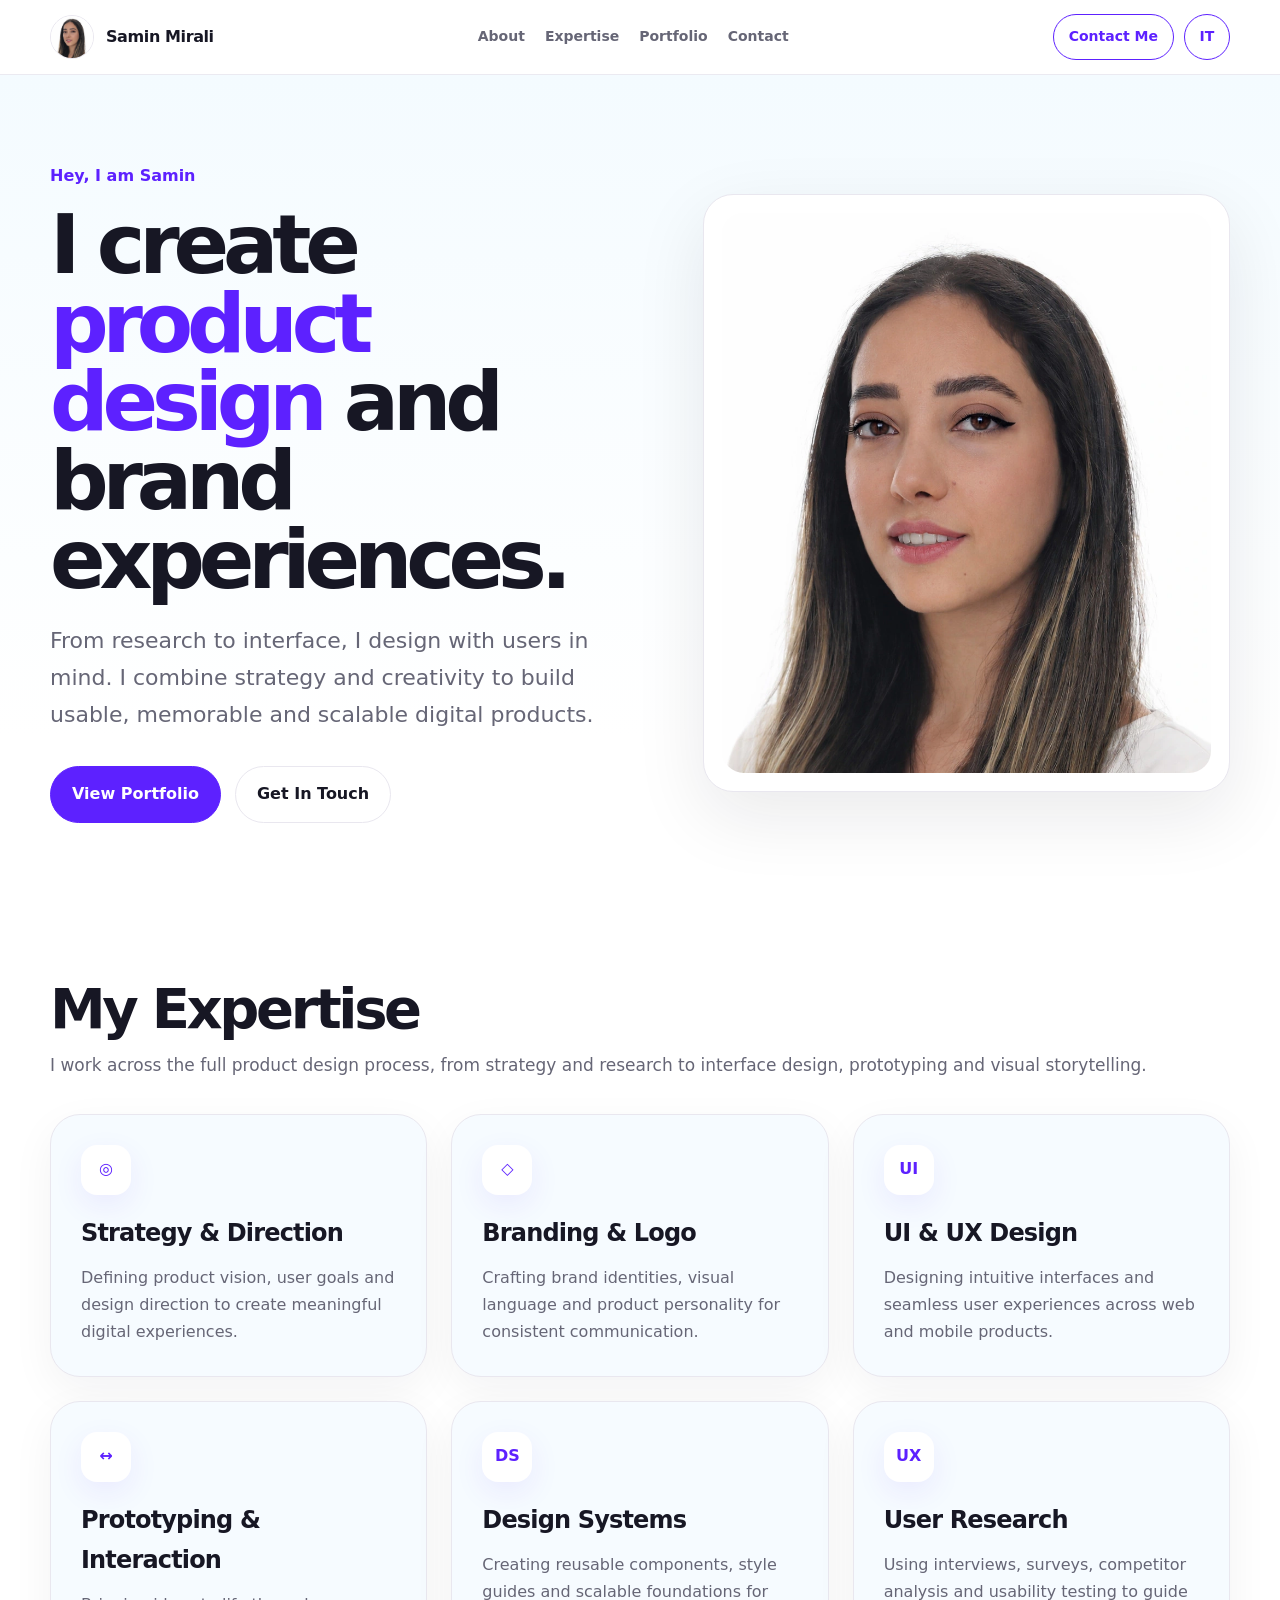
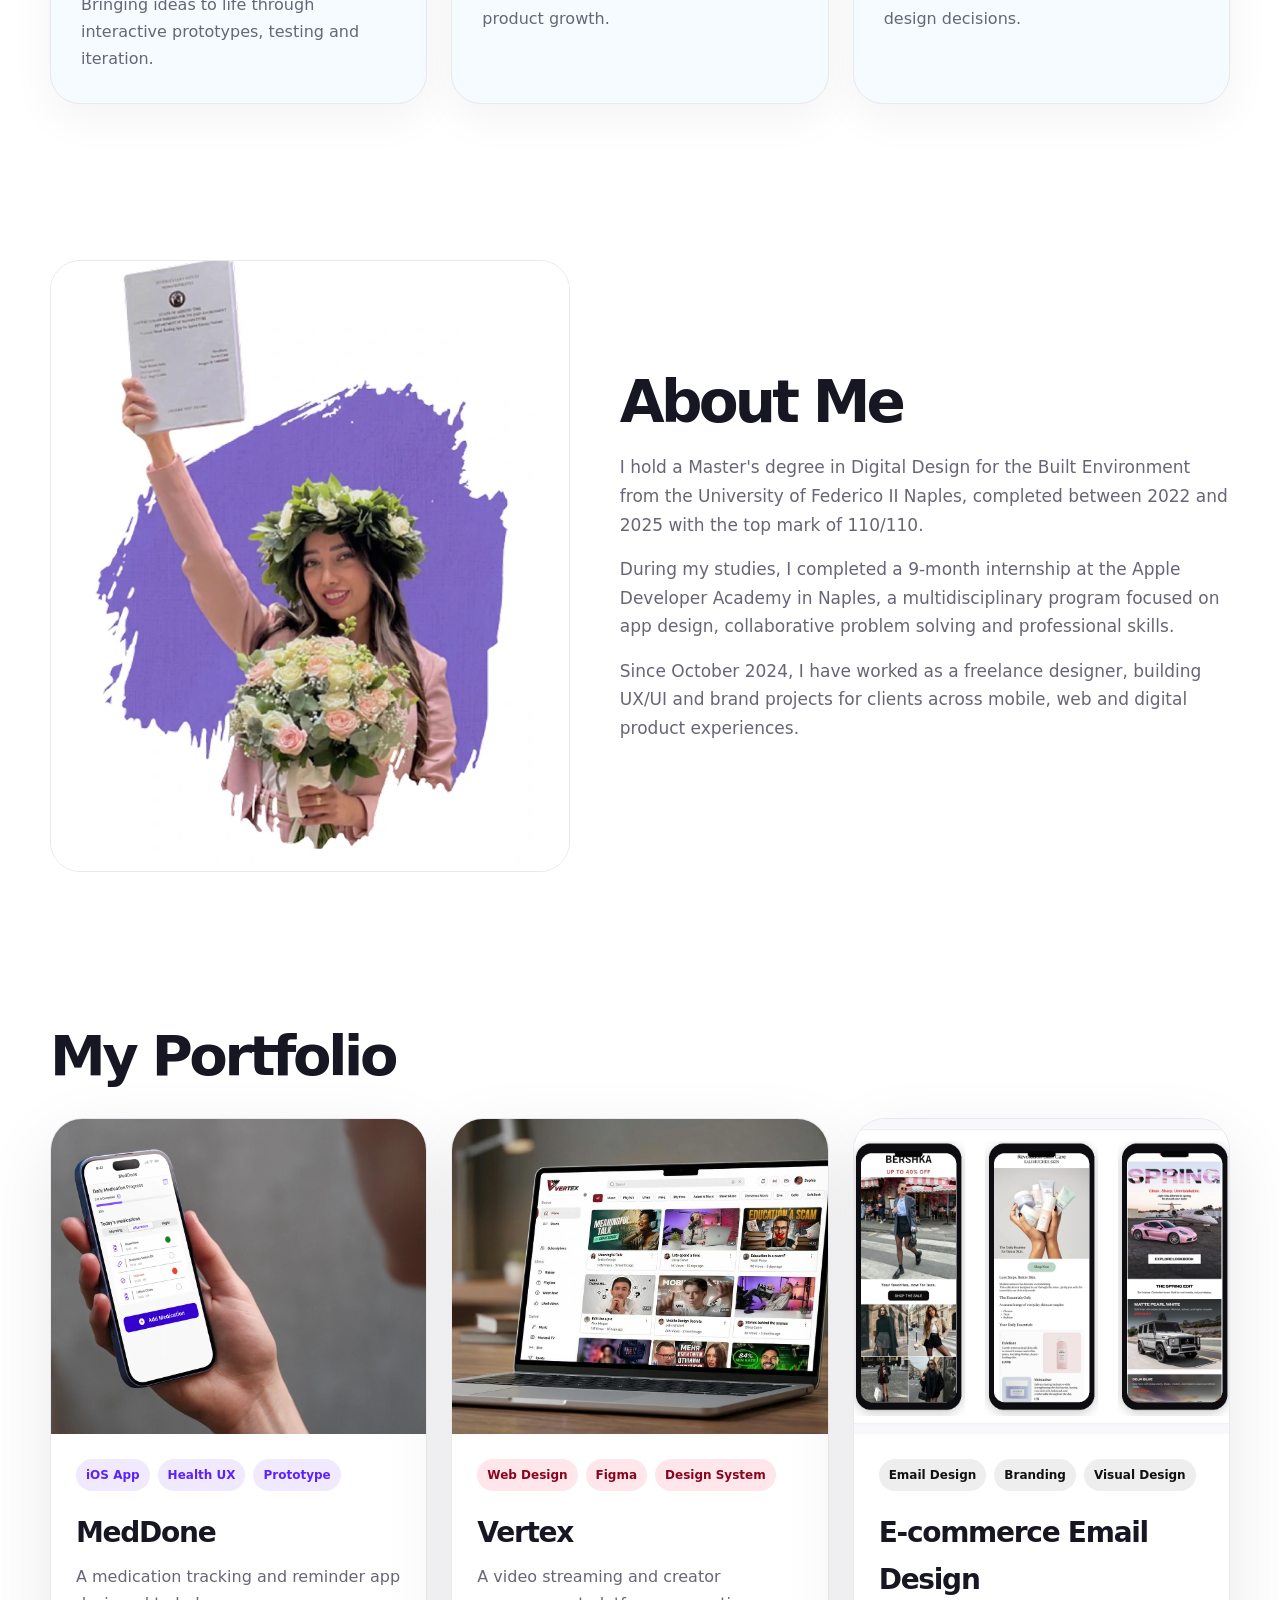
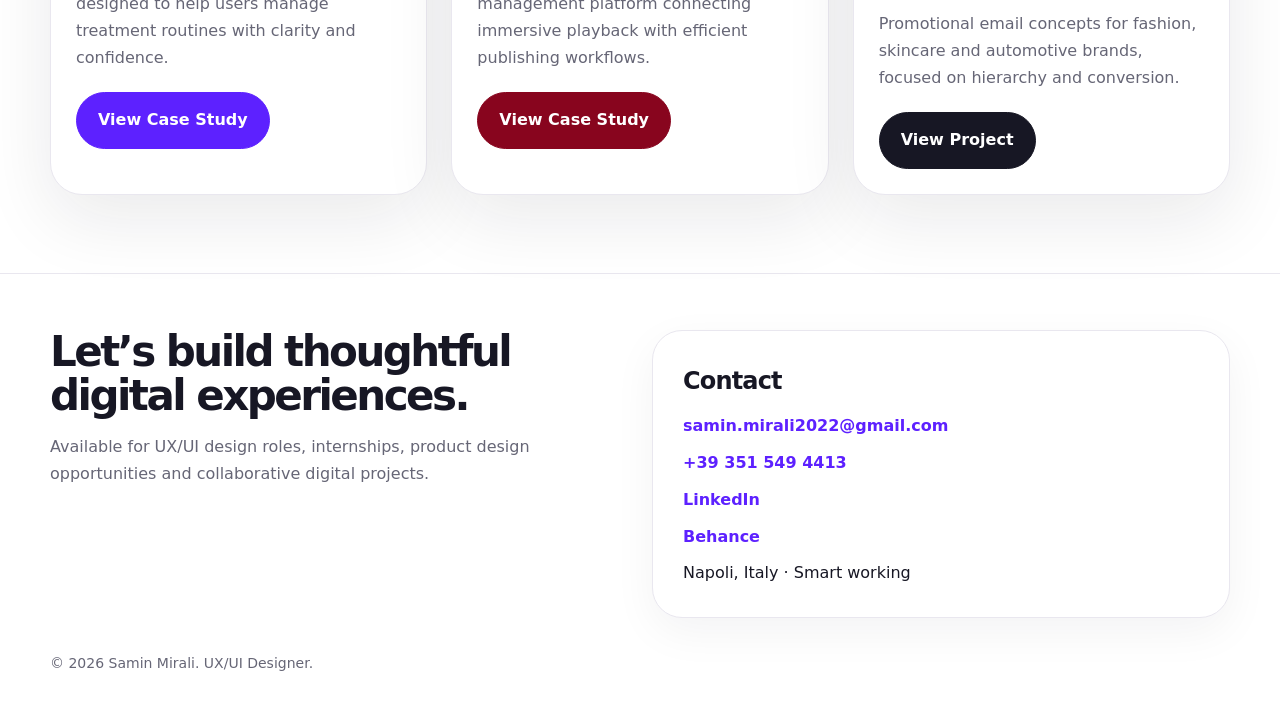
<file: index.html>
<!DOCTYPE html>
<html lang="en">
<head>
<meta charset="UTF-8"><meta name="viewport" content="width=device-width, initial-scale=1.0">
<title data-i18n="t000">Samin Mirali | UX/UI Designer Portfolio</title>
<meta name="description" content="Samin Mirali UX/UI Designer portfolio: MedDone, Vertex, and e-commerce email design projects." data-i18n-content="t001">
<link rel="stylesheet" href="style.css">
<script src="i18n.js" defer></script>
</head>
<body>
<header class="nav">
  <div class="container nav-inner">
    <a class="brand" href="index.html">
      <img src="assets/samin-headshot.webp" alt="Samin Mirali headshot" data-i18n-alt="t002">
      <span data-i18n="t003">Samin Mirali</span>
    </a>
    <nav class="links" aria-label="Main navigation" data-i18n-aria-label="t004">
      <a href="index.html#about" data-i18n="t005">About</a>
      <a href="index.html#expertise" data-i18n="t006">Expertise</a>
      <a href="index.html#portfolio" data-i18n="t007">Portfolio</a>
      <a href="index.html#contact" data-i18n="t008">Contact</a>
    </nav>
    <div class="nav-actions">
      <a class="nav-cta" href="mailto:samin.mirali2022@gmail.com" data-i18n="t009">Contact Me</a>
      <button class="language-toggle" type="button" data-language-toggle hidden aria-label="Switch to Italian">IT</button>
    </div>
  </div>
</header>

<main>
<section class="hero">
  <div class="container hero-grid">
    <div>
      <div class="kicker" data-i18n="t010">Hey, I am Samin</div>
      <h1 data-i18n="t011 t013">I create <span class="accent" data-i18n="t012">product design</span> and brand experiences.</h1>
      <p data-i18n="t014">From research to interface, I design with users in mind. I combine strategy and creativity to build usable, memorable and scalable digital products.</p>
      <div class="actions"><a class="btn primary" href="#portfolio" data-i18n="t015">View Portfolio</a><a class="btn" href="mailto:samin.mirali2022@gmail.com" data-i18n="t016">Get In Touch</a></div>
    </div>
    <div class="hero-image clean-portrait"><img src="assets/samin-hero-clean.webp" alt="Samin Mirali portrait" data-i18n-alt="t017"></div>
  </div>
</section>

<section id="expertise">
  <div class="container">
    <div class="section-head">
      <h2 data-i18n="t018">My Expertise</h2>
      <p data-i18n="t019">I work across the full product design process, from strategy and research to interface design, prototyping and visual storytelling.</p>
    </div>
    <div class="grid-3">
      <div class="card skill"><div class="skill-icon" data-i18n="t020">◎</div><h3 data-i18n="t021">Strategy & Direction</h3><p data-i18n="t022">Defining product vision, user goals and design direction to create meaningful digital experiences.</p></div>
      <div class="card skill"><div class="skill-icon" data-i18n="t023">◇</div><h3 data-i18n="t024">Branding & Logo</h3><p data-i18n="t025">Crafting brand identities, visual language and product personality for consistent communication.</p></div>
      <div class="card skill"><div class="skill-icon" data-i18n="t026">UI</div><h3 data-i18n="t027">UI & UX Design</h3><p data-i18n="t028">Designing intuitive interfaces and seamless user experiences across web and mobile products.</p></div>
      <div class="card skill"><div class="skill-icon" data-i18n="t029">↔</div><h3 data-i18n="t030">Prototyping & Interaction</h3><p data-i18n="t031">Bringing ideas to life through interactive prototypes, testing and iteration.</p></div>
      <div class="card skill"><div class="skill-icon" data-i18n="t032">DS</div><h3 data-i18n="t033">Design Systems</h3><p data-i18n="t034">Creating reusable components, style guides and scalable foundations for product growth.</p></div>
      <div class="card skill"><div class="skill-icon" data-i18n="t035">UX</div><h3 data-i18n="t036">User Research</h3><p data-i18n="t037">Using interviews, surveys, competitor analysis and usability testing to guide design decisions.</p></div>
    </div>
  </div>
</section>

<section id="about">
  <div class="container about-grid">
    <div class="about-photo"><img src="assets/samin-graduation.webp" alt="Samin Mirali graduation image" data-i18n-alt="t038"></div>
    <div class="about-text">
      <h2 data-i18n="t039">About Me</h2>
      <p data-i18n="t040">I hold a Master's degree in Digital Design for the Built Environment from the University of Federico II Naples, completed between 2022 and 2025 with the top mark of 110/110.</p>
      <p data-i18n="t041">During my studies, I completed a 9-month internship at the Apple Developer Academy in Naples, a multidisciplinary program focused on app design, collaborative problem solving and professional skills.</p>
      <p data-i18n="t042">Since October 2024, I have worked as a freelance designer, building UX/UI and brand projects for clients across mobile, web and digital product experiences.</p>
    </div>
  </div>
</section>

<section id="portfolio">
  <div class="container">
    <div class="section-head">
      <h2 data-i18n="t043">My Portfolio</h2>
    </div>
    <div class="grid-3">
      <article class="project">
        <div class="project-img"><img src="assets/med-hero.webp" alt="MedDone mobile app mockup" data-i18n-alt="t044"></div>
        <div class="project-body">
          <div class="tags"><span class="tag" data-i18n="t045">iOS App</span><span class="tag" data-i18n="t046">Health UX</span><span class="tag" data-i18n="t047">Prototype</span></div>
          <h3 data-i18n="t048">MedDone</h3>
          <p data-i18n="t049">A medication tracking and reminder app designed to help users manage treatment routines with clarity and confidence.</p>
          <a class="btn primary" href="meddone.html" data-i18n="t050">View Case Study</a>
        </div>
      </article>
      <article class="project">
        <div class="project-img"><img src="assets/vertex-card.webp" alt="Vertex video platform mockup" data-i18n-alt="t051"></div>
        <div class="project-body">
          <div class="tags"><span class="tag wine" data-i18n="t052">Web Design</span><span class="tag wine" data-i18n="t053">Figma</span><span class="tag wine" data-i18n="t054">Design System</span></div>
          <h3 data-i18n="t055">Vertex</h3>
          <p data-i18n="t056">A video streaming and creator management platform connecting immersive playback with efficient publishing workflows.</p>
          <a class="btn wine" href="vertex.html" data-i18n="t050">View Case Study</a>
        </div>
      </article>
      <article class="project">
        <div class="project-img"><img src="assets/ecommerce-phone-mockup.webp" alt="Bershka e-commerce email preview" data-i18n-alt="t057"></div>
        <div class="project-body">
          <div class="tags"><span class="tag dark" data-i18n="t058">Email Design</span><span class="tag dark" data-i18n="t059">Branding</span><span class="tag dark" data-i18n="t060">Visual Design</span></div>
          <h3 data-i18n="t061">E-commerce Email Design</h3>
          <p data-i18n="t062">Promotional email concepts for fashion, skincare and automotive brands, focused on hierarchy and conversion.</p>
          <a class="btn dark" href="ecommerce.html" data-i18n="t063">View Project</a>
        </div>
      </article>
    </div>
  </div>
</section>
</main>
<footer id="contact" class="footer">
  <div class="container footer-grid">
    <div>
      <h2 data-i18n="t064">Let’s build thoughtful digital experiences.</h2>
      <p data-i18n="t065">Available for UX/UI design roles, internships, product design opportunities and collaborative digital projects.</p>
    </div>
    <div class="card">
      <h3 data-i18n="t008">Contact</h3>
      <div class="contact-list">
        <a href="mailto:samin.mirali2022@gmail.com" data-i18n="t066">samin.mirali2022@gmail.com</a>
        <a href="tel:+393515494413" data-i18n="t067">+39 351 549 4413</a>
        <a href="https://www.linkedin.com/in/saminmirali" target="_blank" rel="noopener" data-i18n="t068">LinkedIn</a>
        <a href="https://www.behance.net/SaminMirali" target="_blank" rel="noopener" data-i18n="t069">Behance</a>
        <span data-i18n="t070">Napoli, Italy · Smart working</span>
      </div>
    </div>
  </div>
  <div class="container copy" data-i18n="t071">© 2026 Samin Mirali. UX/UI Designer.</div>
</footer>
</body></html>
</file>
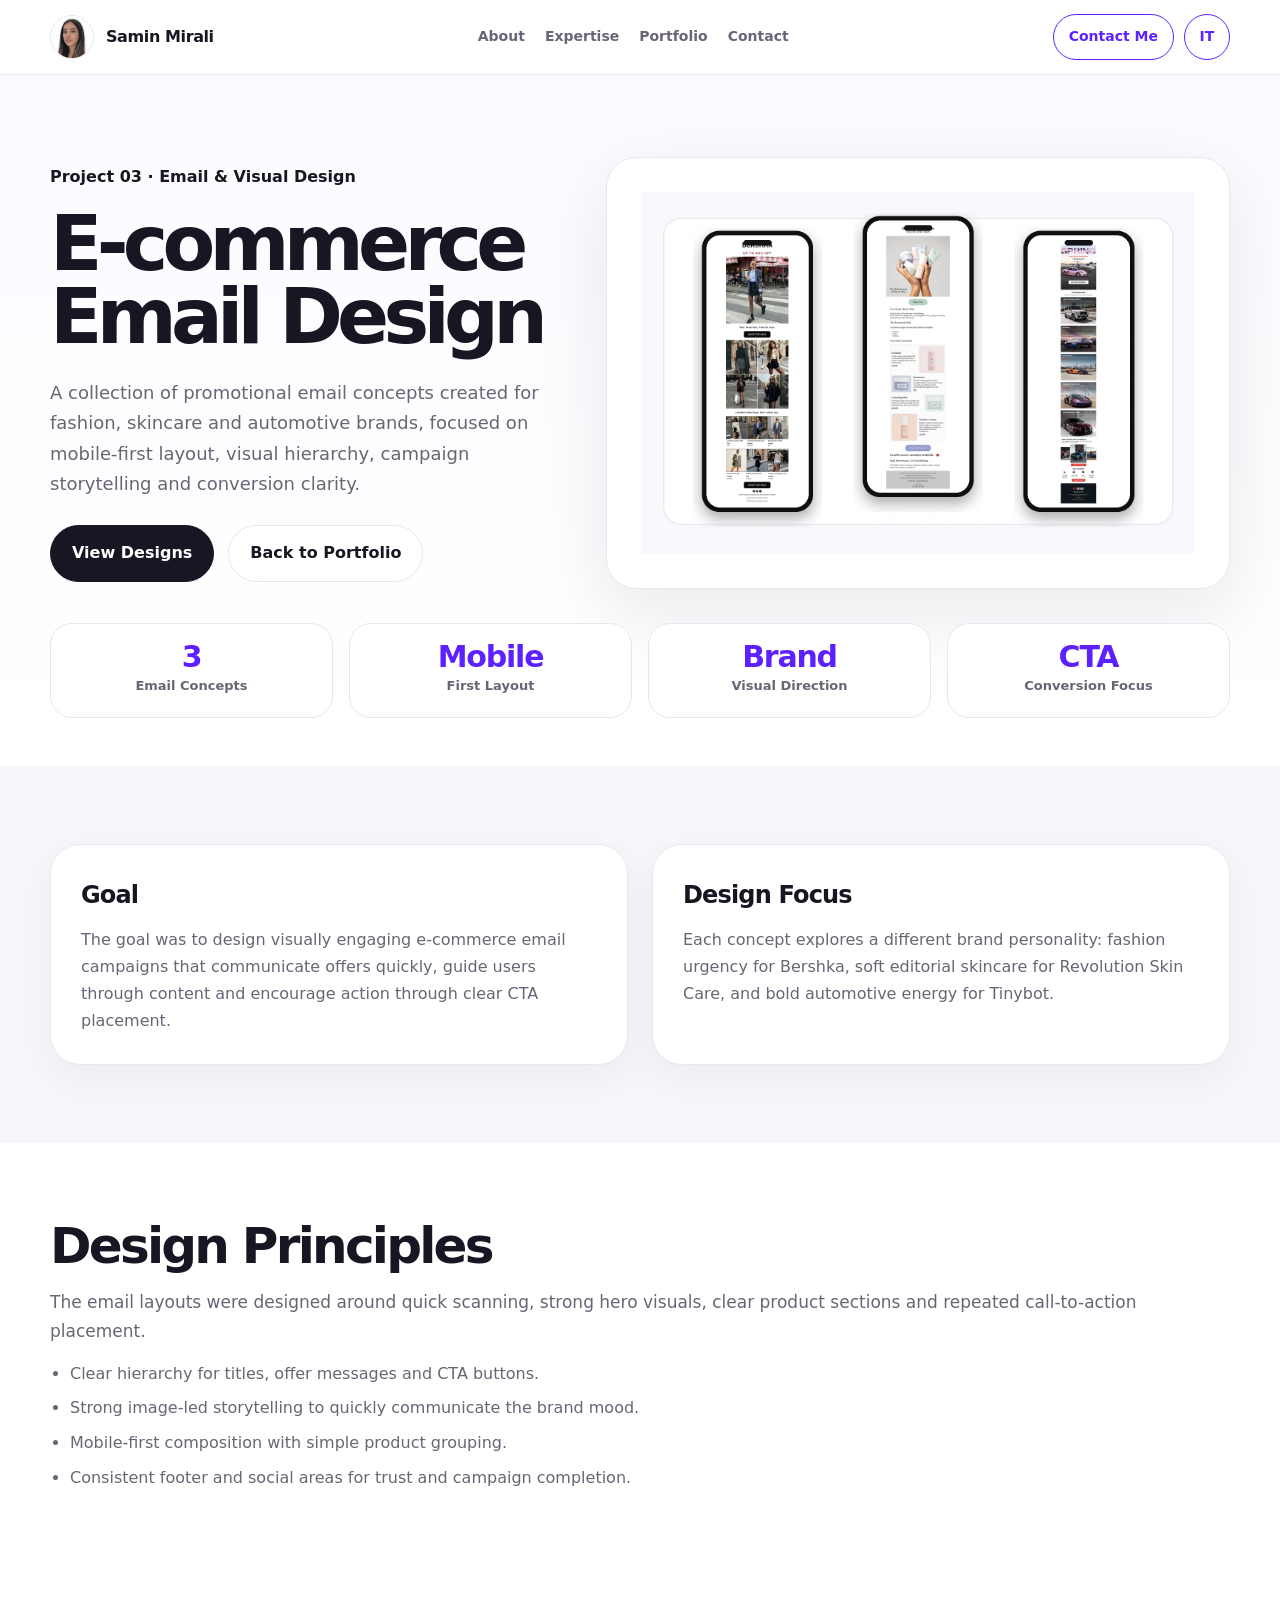
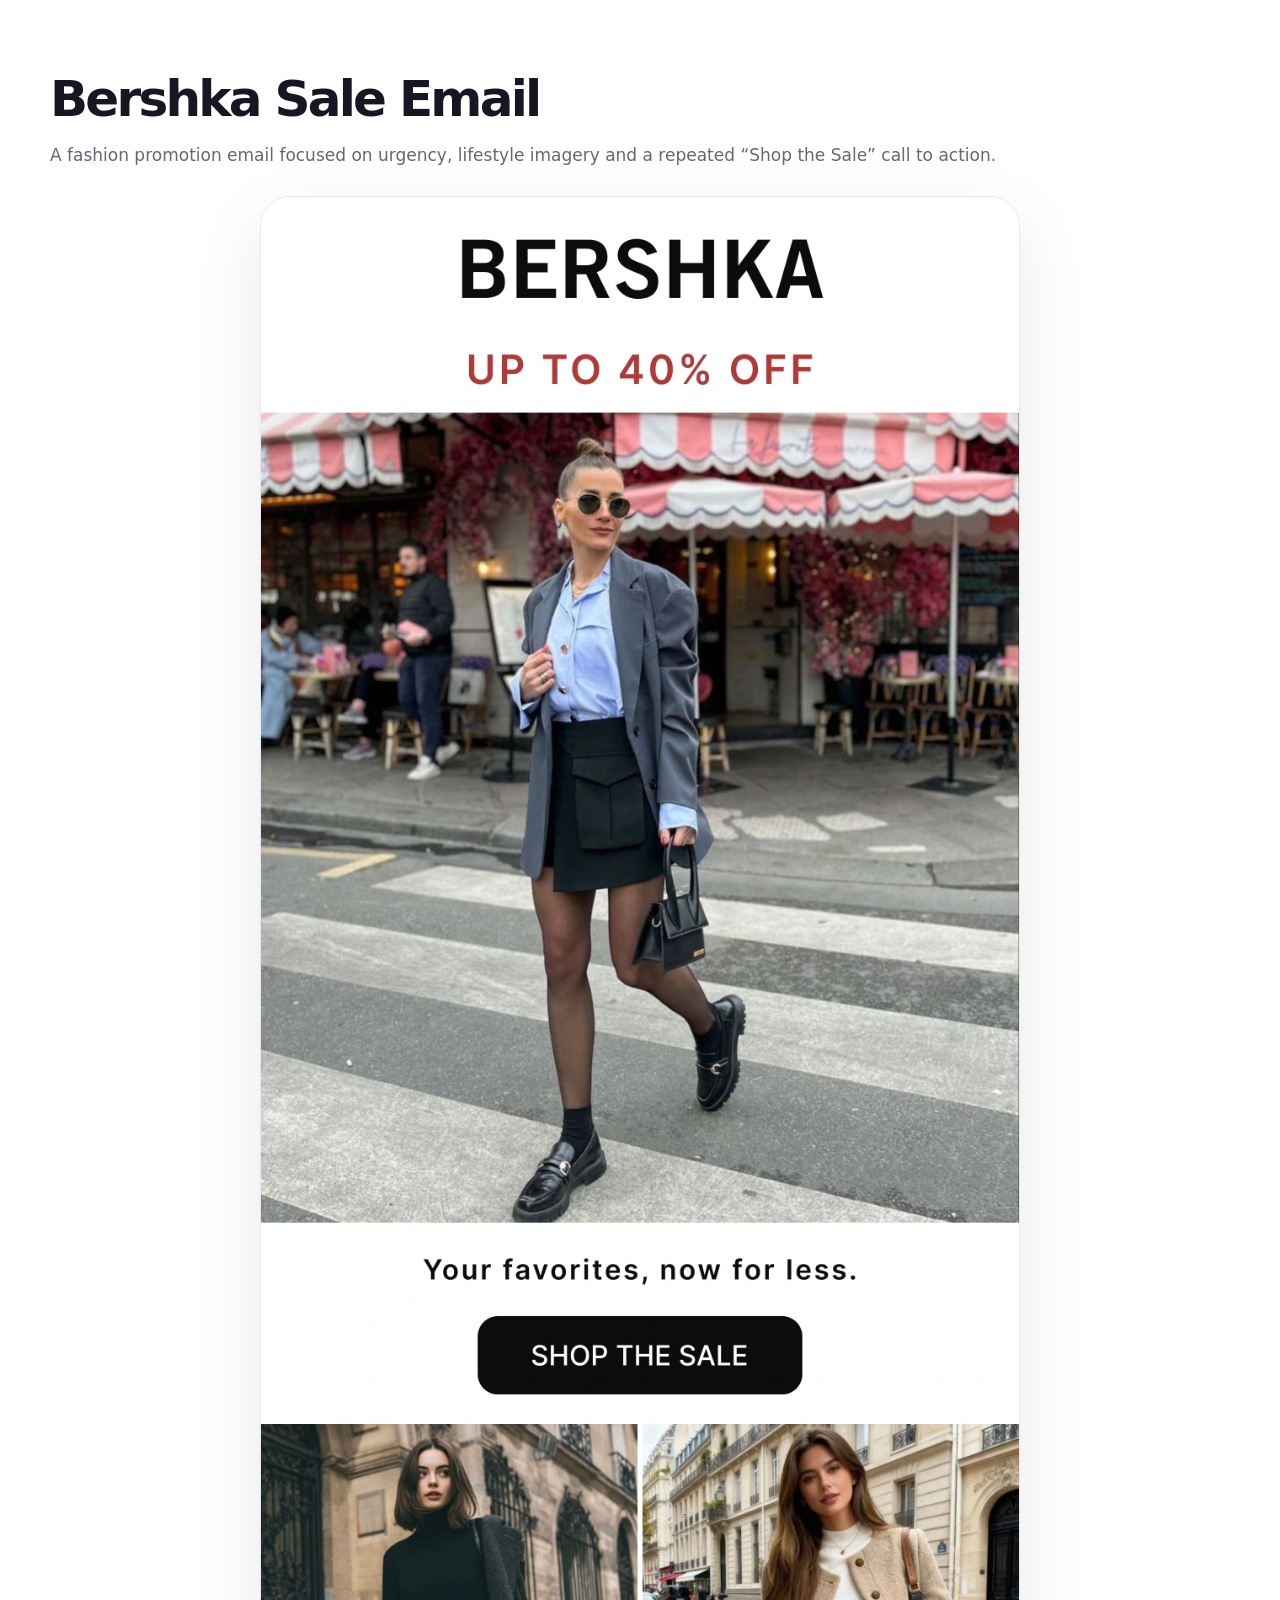
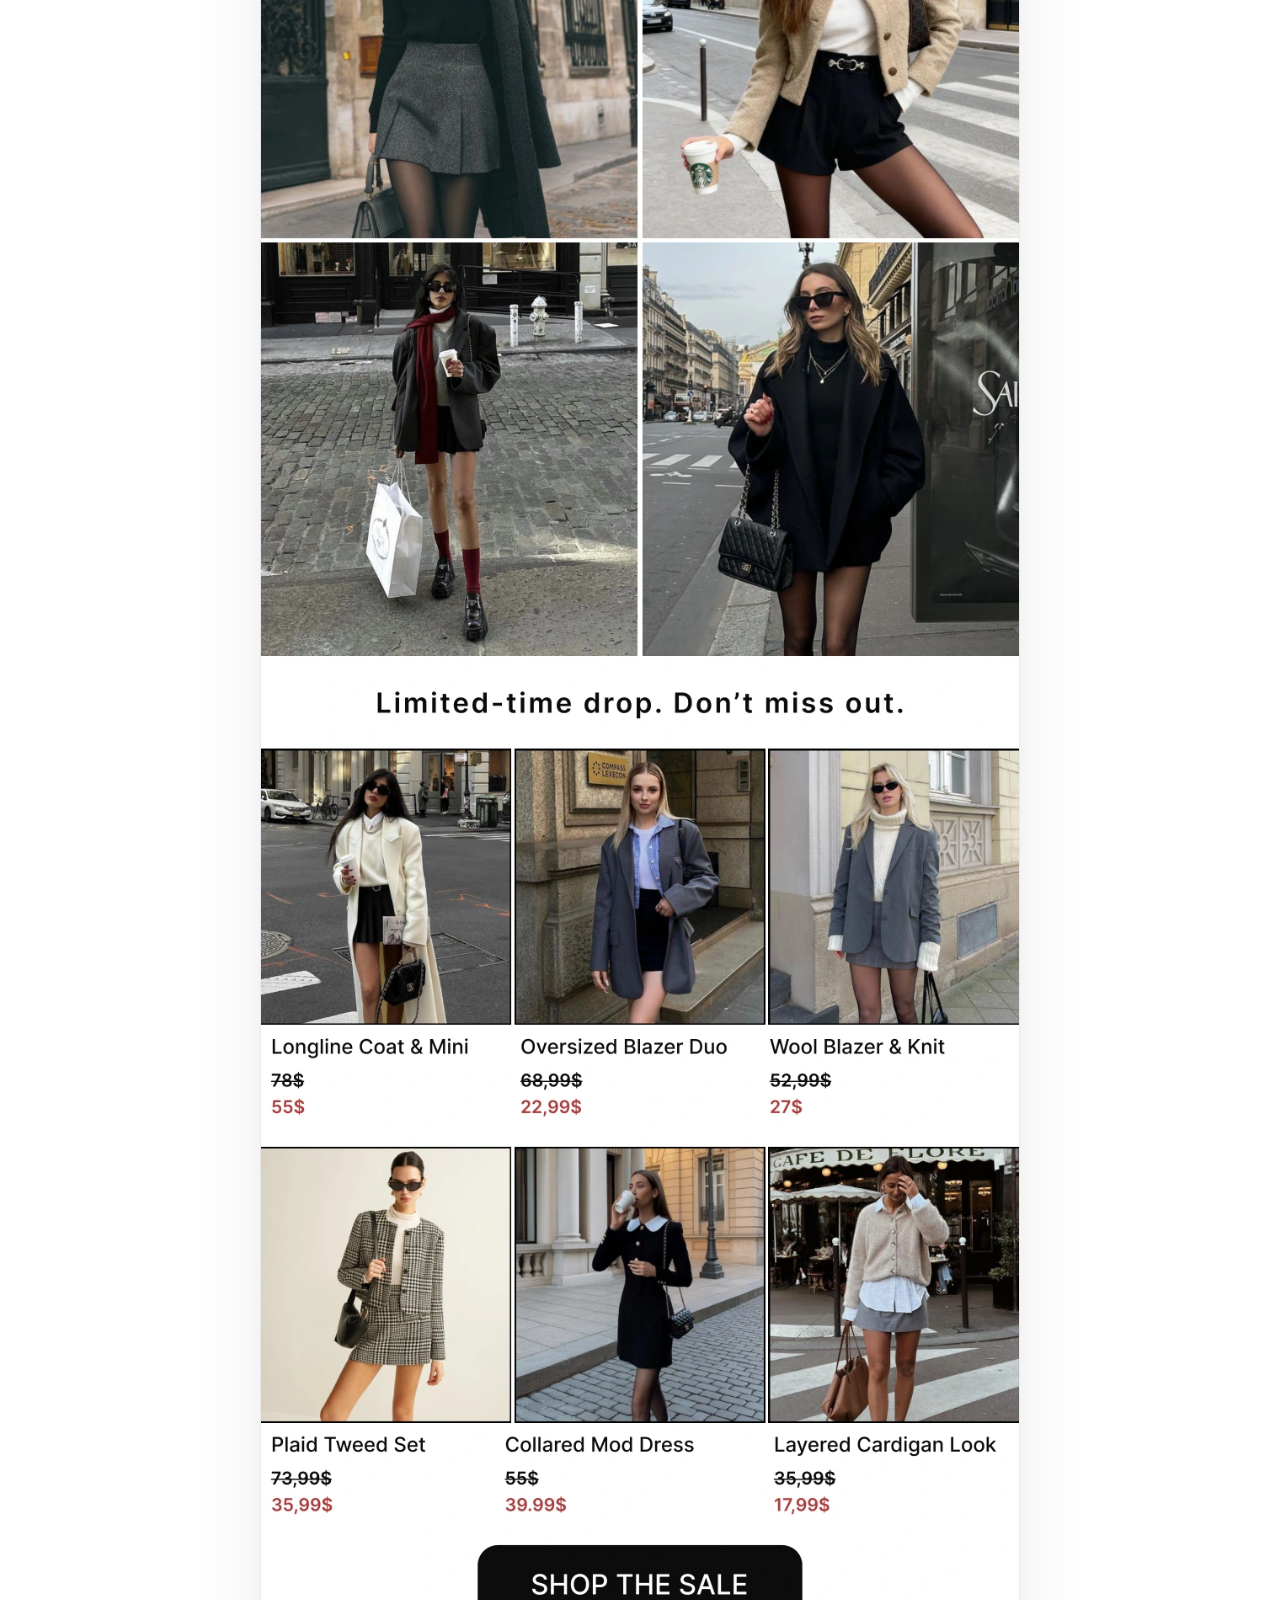
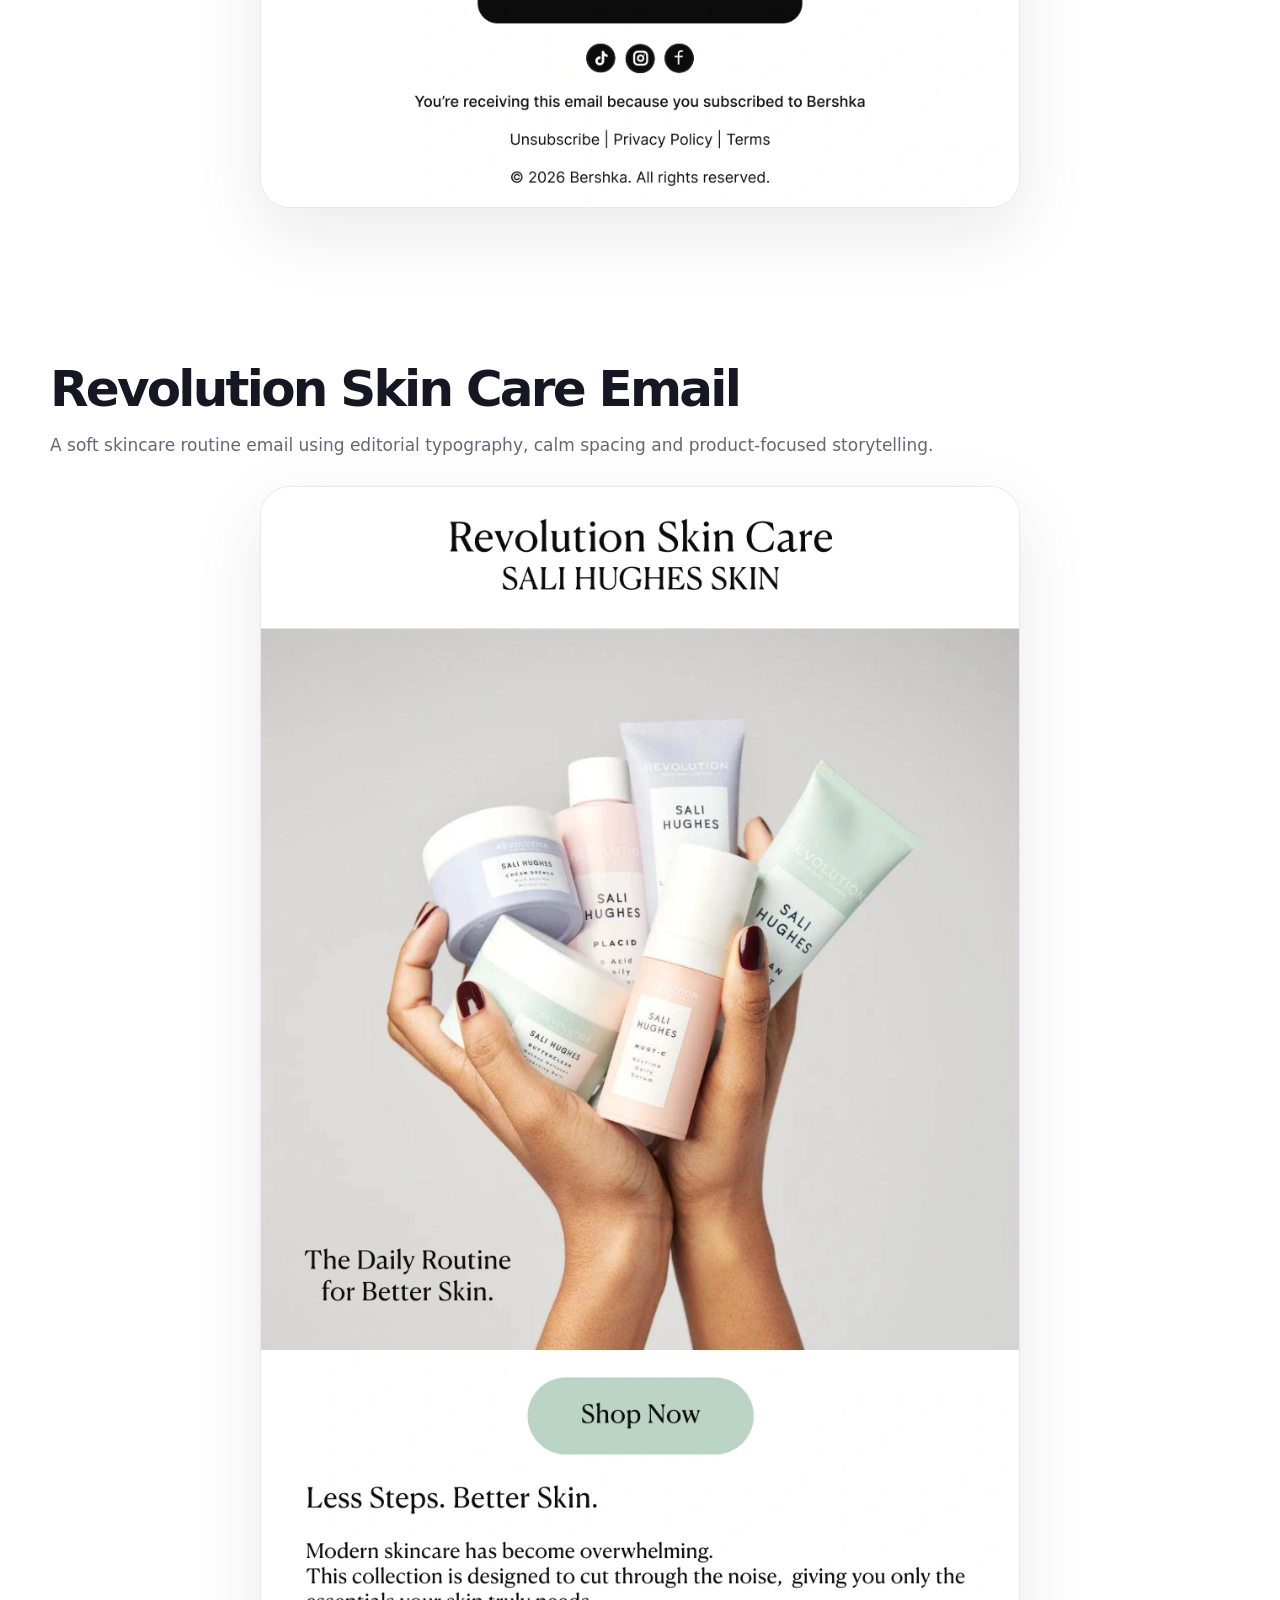
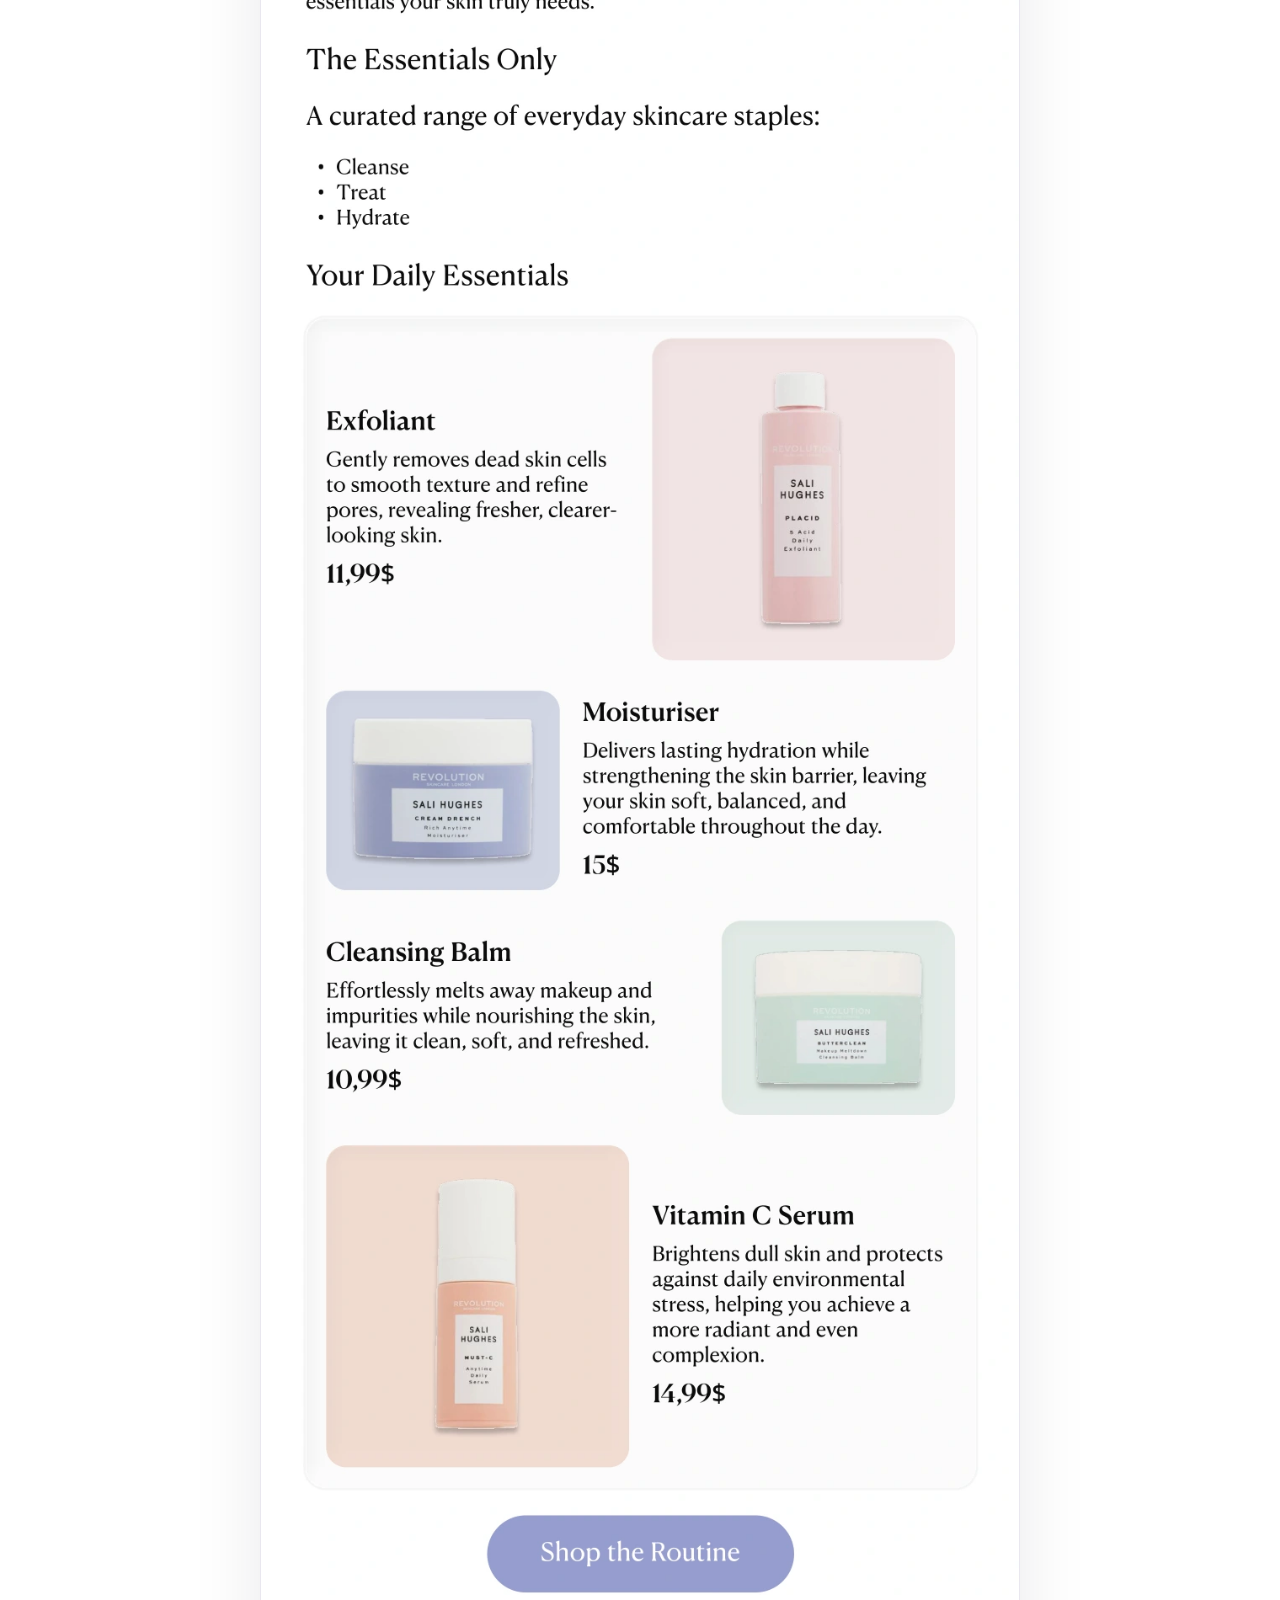
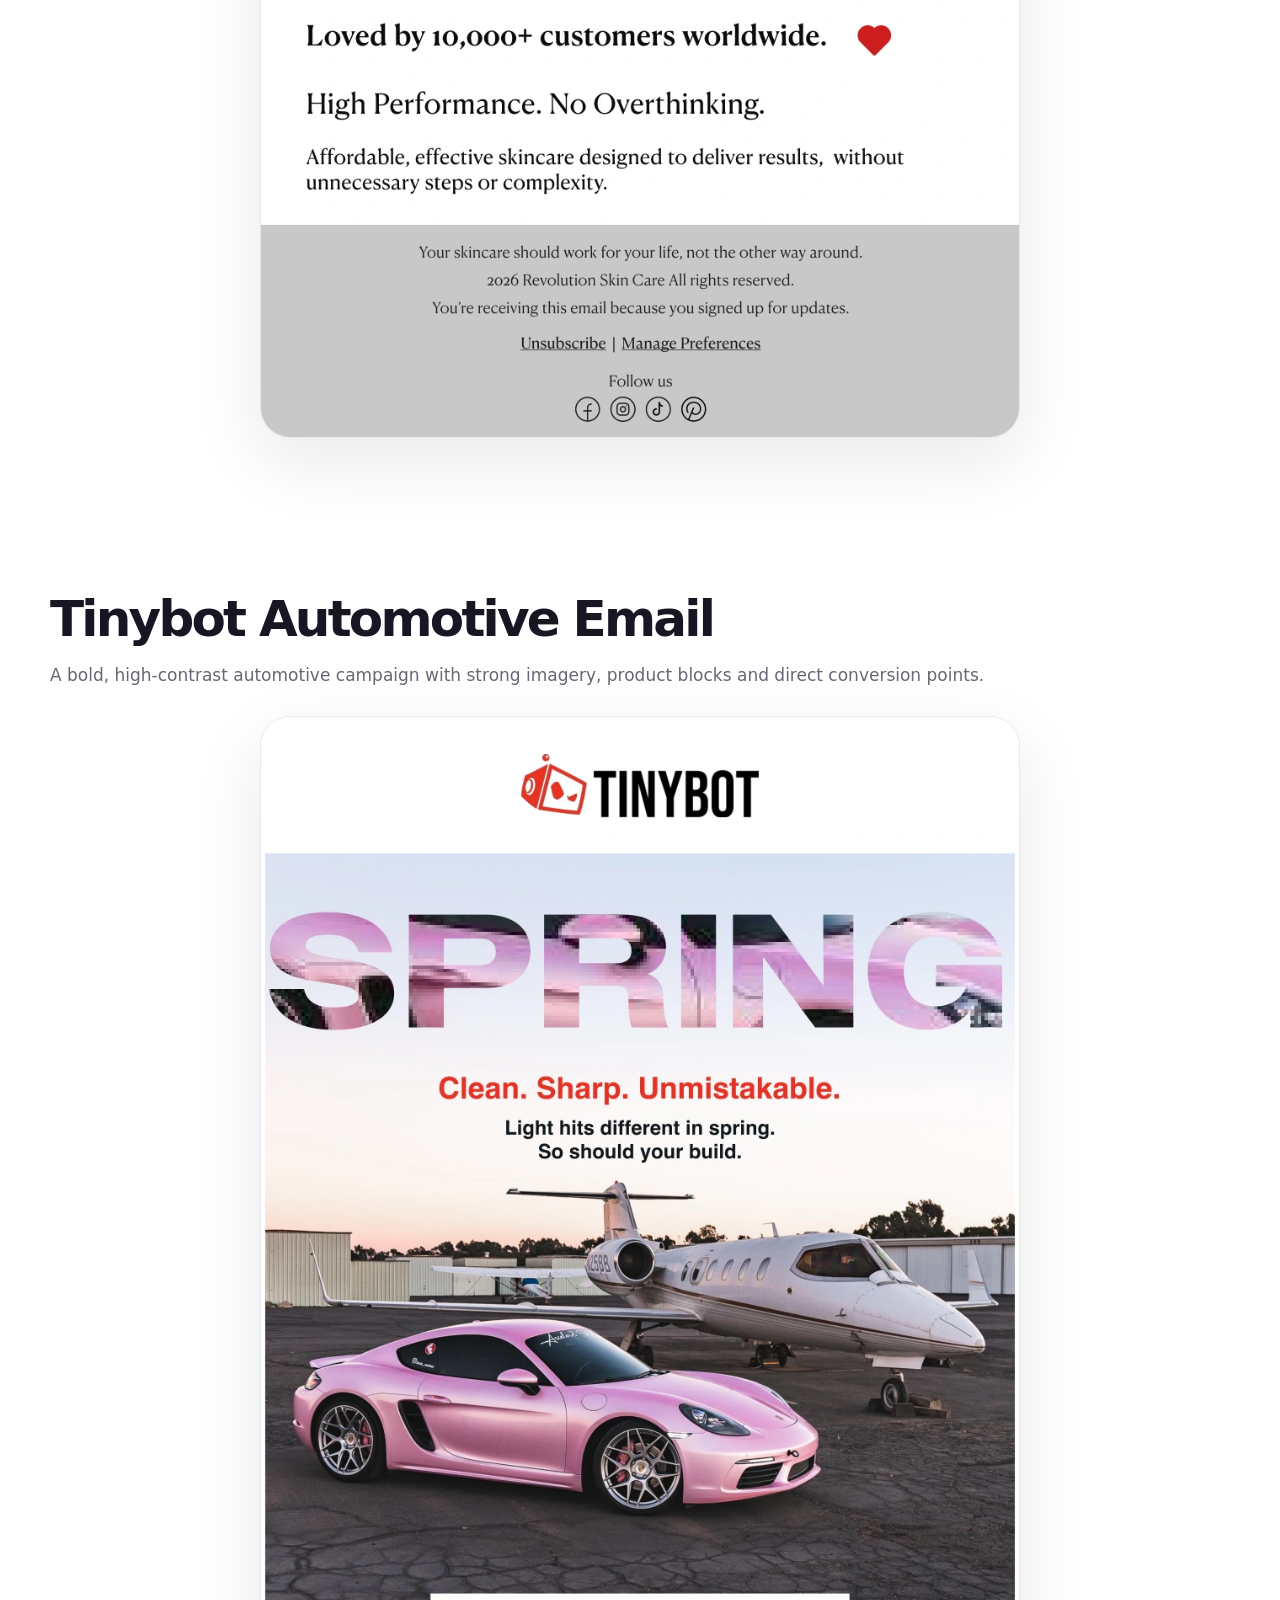
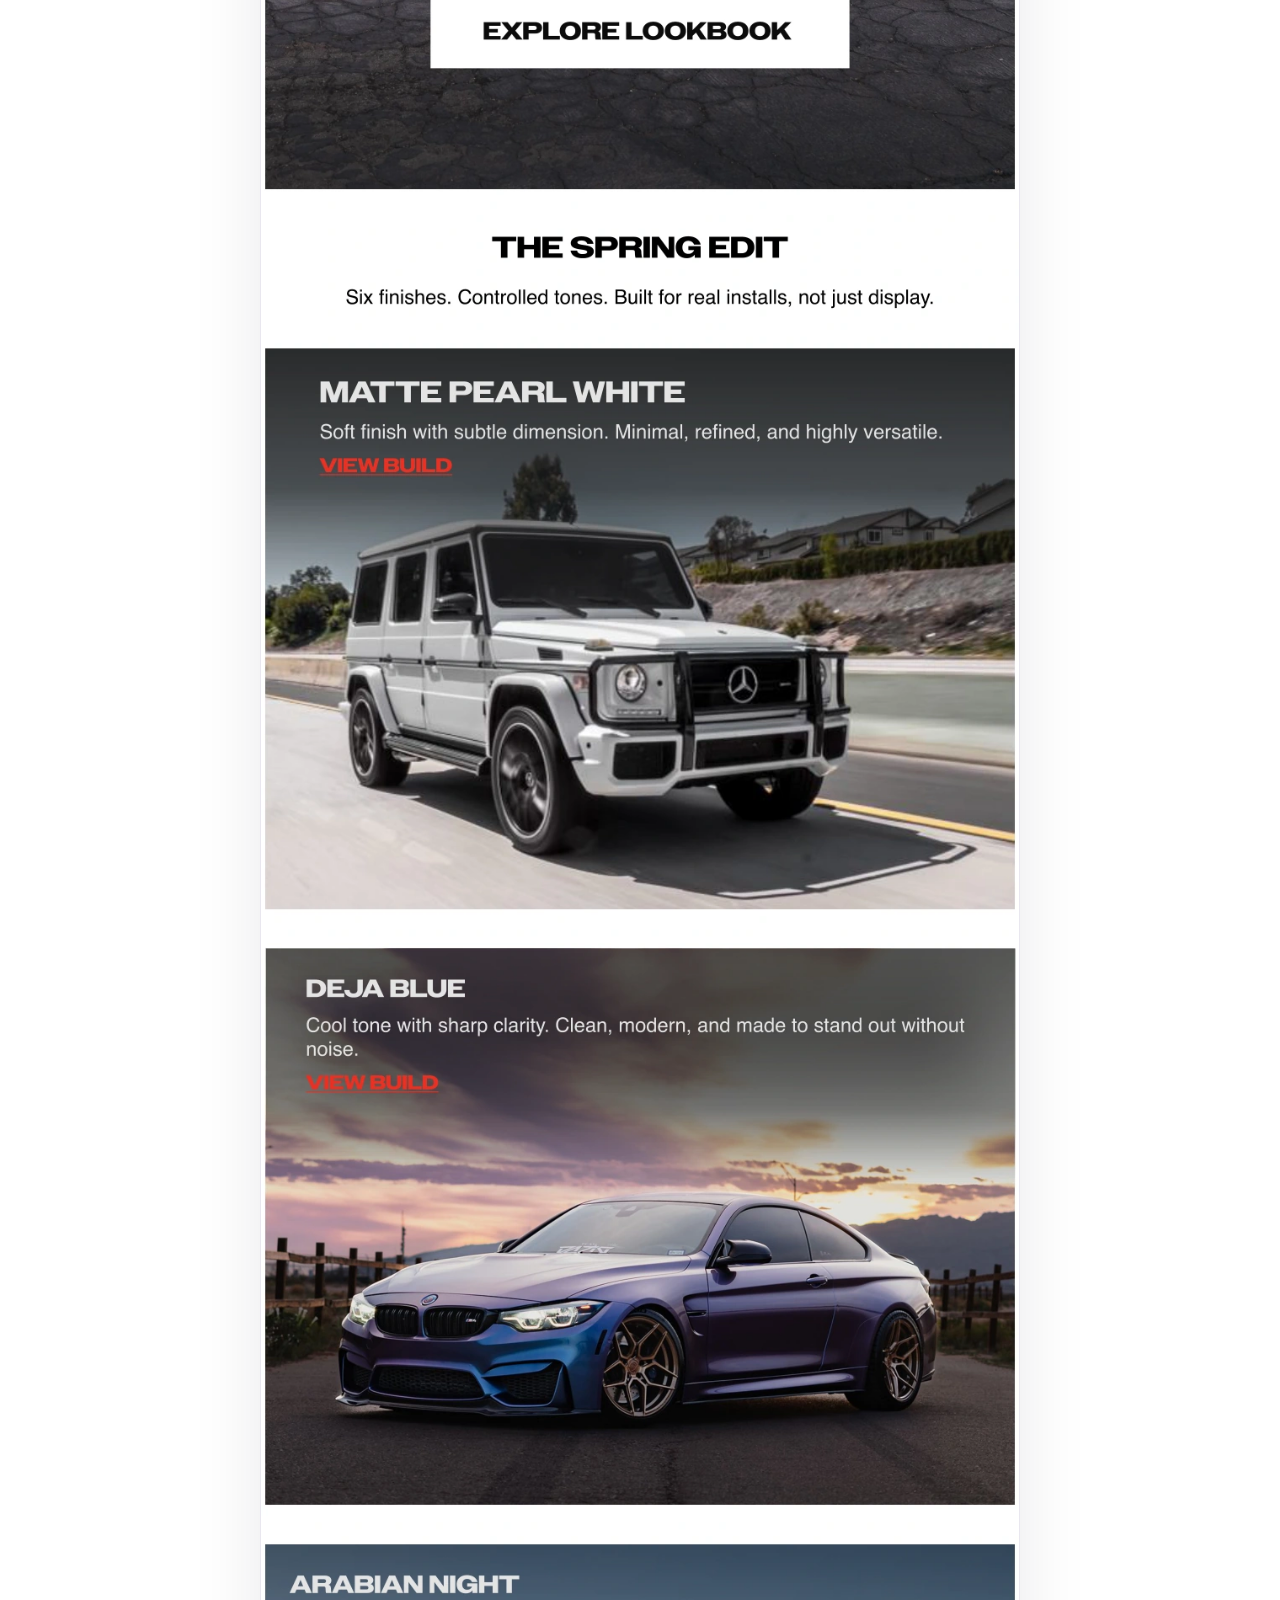
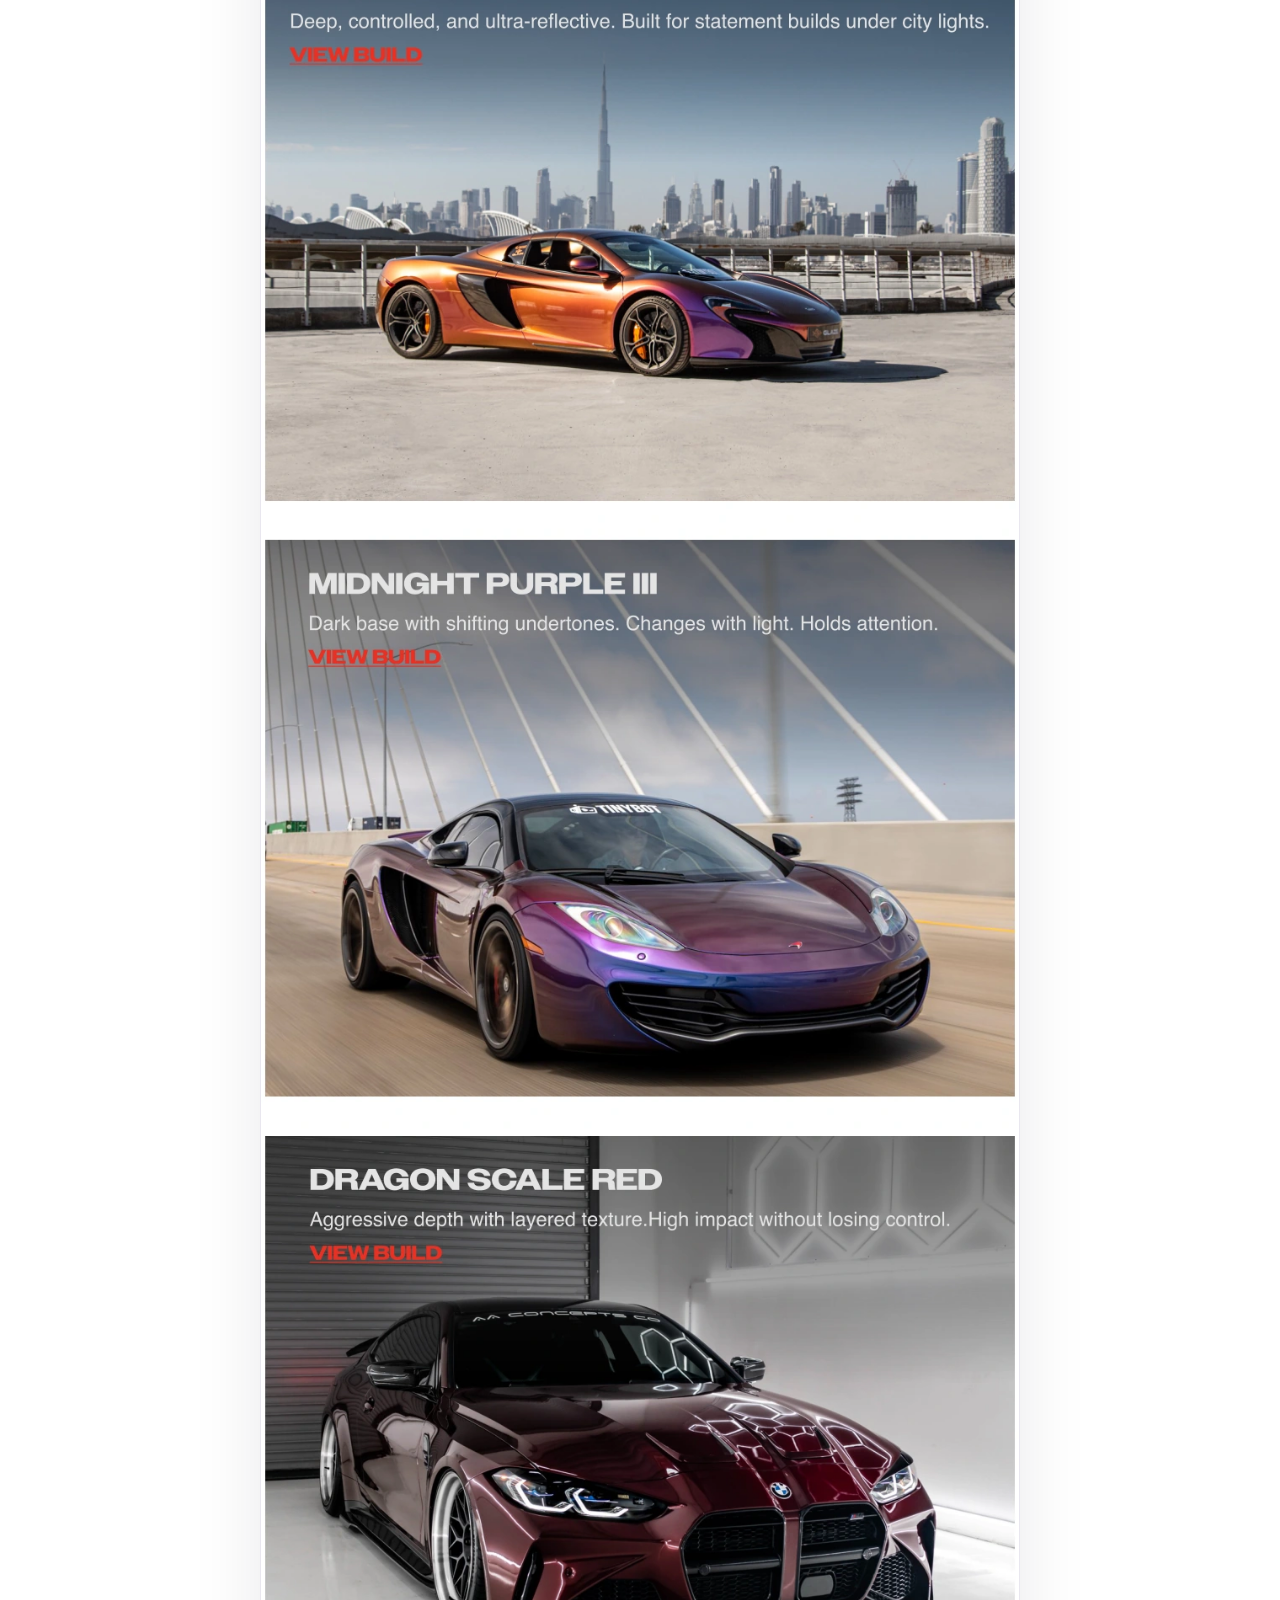
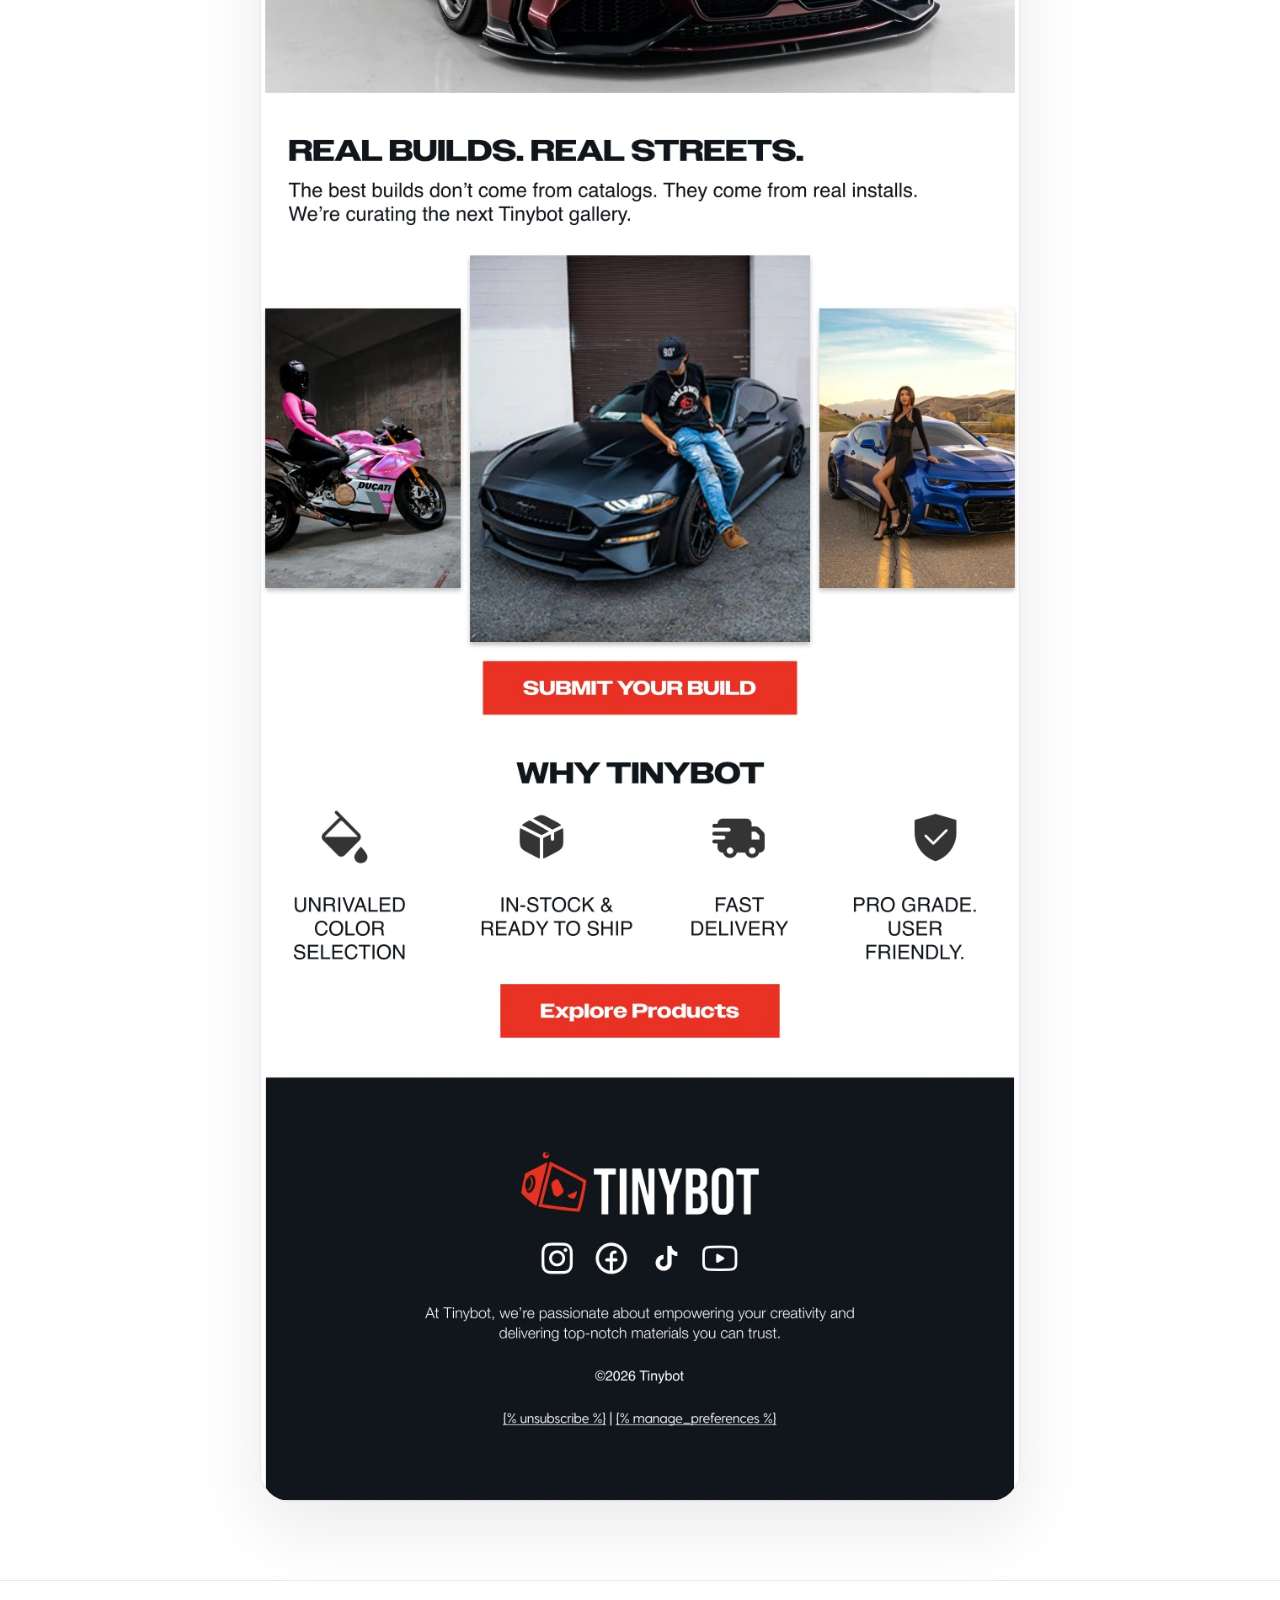
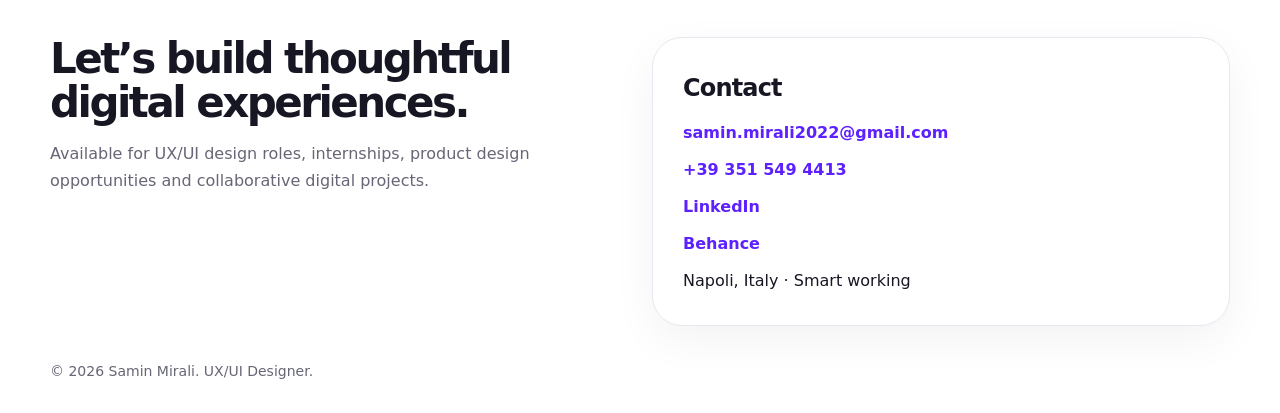
<file: ecommerce.html>
<!DOCTYPE html>
<html lang="en">
<head>
<meta charset="UTF-8"><meta name="viewport" content="width=device-width, initial-scale=1.0">
<title data-i18n="t421">E-commerce Email Design | Samin Mirali</title>
<meta name="description" content="E-commerce email design project by Samin Mirali." data-i18n-content="t422">
<link rel="stylesheet" href="style.css">
<script src="i18n.js" defer></script>
</head>
<body>
<header class="nav">
  <div class="container nav-inner">
    <a class="brand" href="index.html">
      <img src="assets/samin-headshot.webp" alt="Samin Mirali headshot" data-i18n-alt="t002">
      <span data-i18n="t003">Samin Mirali</span>
    </a>
    <nav class="links" aria-label="Main navigation" data-i18n-aria-label="t004">
      <a href="index.html#about" data-i18n="t005">About</a>
      <a href="index.html#expertise" data-i18n="t006">Expertise</a>
      <a href="index.html#portfolio" data-i18n="t007">Portfolio</a>
      <a href="index.html#contact" data-i18n="t008">Contact</a>
    </nav>
    <div class="nav-actions">
      <a class="nav-cta" href="mailto:samin.mirali2022@gmail.com" data-i18n="t009">Contact Me</a>
      <button class="language-toggle" type="button" data-language-toggle hidden aria-label="Switch to Italian">IT</button>
    </div>
  </div>
</header>

<main>
<section class="case-hero">
  <div class="container case-top">
    <div>
      <div class="kicker" style="color:var(--ink)" data-i18n="t423">Project 03 · Email & Visual Design</div>
      <h1 data-i18n="t061">E-commerce Email Design</h1>
      <p data-i18n="t424">A collection of promotional email concepts created for fashion, skincare and automotive brands, focused on mobile-first layout, visual hierarchy, campaign storytelling and conversion clarity.</p>
      <div class="actions"><a class="btn dark" href="#emails" data-i18n="t425">View Designs</a><a class="btn" href="index.html#portfolio" data-i18n="t077">Back to Portfolio</a></div>
    </div>
    <div class="case-visual centered-preview"><img src="assets/ecommerce-iphone-preview.webp" alt="E-commerce email long-scroll iPhone mockup" data-i18n-alt="t426"></div>
  </div>
  <div class="container meta-grid">
    <div class="meta"><strong data-i18n="t115">3</strong><span data-i18n="t427">Email Concepts</span></div>
    <div class="meta"><strong data-i18n="t428">Mobile</strong><span data-i18n="t429">First Layout</span></div>
    <div class="meta"><strong data-i18n="t430">Brand</strong><span data-i18n="t431">Visual Direction</span></div>
    <div class="meta"><strong data-i18n="t432">CTA</strong><span data-i18n="t433">Conversion Focus</span></div>
  </div>
</section>

<section class="problem">
  <div class="container grid-2">
    <div class="card">
      <h3 data-i18n="t434">Goal</h3>
      <p data-i18n="t435">The goal was to design visually engaging e-commerce email campaigns that communicate offers quickly, guide users through content and encourage action through clear CTA placement.</p>
    </div>
    <div class="card">
      <h3 data-i18n="t436">Design Focus</h3>
      <p data-i18n="t437">Each concept explores a different brand personality: fashion urgency for Bershka, soft editorial skincare for Revolution Skin Care, and bold automotive energy for Tinybot.</p>
    </div>
  </div>
</section>

<section class="case-section">
  <div class="container">
    <div class="content">
      <h2 data-i18n="t377">Design Principles</h2>
      <p data-i18n="t438">The email layouts were designed around quick scanning, strong hero visuals, clear product sections and repeated call-to-action placement.</p>
      <ul>
        <li data-i18n="t439">Clear hierarchy for titles, offer messages and CTA buttons.</li>
        <li data-i18n="t440">Strong image-led storytelling to quickly communicate the brand mood.</li>
        <li data-i18n="t441">Mobile-first composition with simple product grouping.</li>
        <li data-i18n="t442">Consistent footer and social areas for trust and campaign completion.</li>
      </ul>
    </div>
  </div>
</section>

<section id="emails" class="case-section">
  <div class="container">
    <div class="content">
      <h2 data-i18n="t443">Bershka Sale Email</h2>
      <p data-i18n="t444">A fashion promotion email focused on urgency, lifestyle imagery and a repeated “Shop the Sale” call to action.</p>
    </div>
    <div class="email-wrap"><div class="email-frame"><img src="assets/ecommerce-bershka-hq.webp" alt="Bershka promotional sale email design" data-i18n-alt="t445"></div></div>
  </div>
</section>

<section class="case-section">
  <div class="container">
    <div class="content">
      <h2 data-i18n="t446">Revolution Skin Care Email</h2>
      <p data-i18n="t447">A soft skincare routine email using editorial typography, calm spacing and product-focused storytelling.</p>
    </div>
    <div class="email-wrap"><div class="email-frame"><img src="assets/ecommerce-skincare-hq.webp" alt="Revolution Skin Care email design" data-i18n-alt="t448"></div></div>
  </div>
</section>

<section class="case-section">
  <div class="container">
    <div class="content">
      <h2 data-i18n="t449">Tinybot Automotive Email</h2>
      <p data-i18n="t450">A bold, high-contrast automotive campaign with strong imagery, product blocks and direct conversion points.</p>
    </div>
    <div class="email-wrap"><div class="email-frame"><img src="assets/ecommerce-tinybot-hq.webp" alt="Tinybot automotive email design" data-i18n-alt="t451"></div></div>
  </div>
</section>
</main>
<footer id="contact" class="footer">
  <div class="container footer-grid">
    <div>
      <h2 data-i18n="t064">Let’s build thoughtful digital experiences.</h2>
      <p data-i18n="t065">Available for UX/UI design roles, internships, product design opportunities and collaborative digital projects.</p>
    </div>
    <div class="card">
      <h3 data-i18n="t008">Contact</h3>
      <div class="contact-list">
        <a href="mailto:samin.mirali2022@gmail.com" data-i18n="t066">samin.mirali2022@gmail.com</a>
        <a href="tel:+393515494413" data-i18n="t067">+39 351 549 4413</a>
        <a href="https://www.linkedin.com/in/saminmirali" target="_blank" rel="noopener" data-i18n="t068">LinkedIn</a>
        <a href="https://www.behance.net/SaminMirali" target="_blank" rel="noopener" data-i18n="t069">Behance</a>
        <span data-i18n="t070">Napoli, Italy · Smart working</span>
      </div>
    </div>
  </div>
  <div class="container copy" data-i18n="t071">© 2026 Samin Mirali. UX/UI Designer.</div>
</footer>
</body></html>
</file>
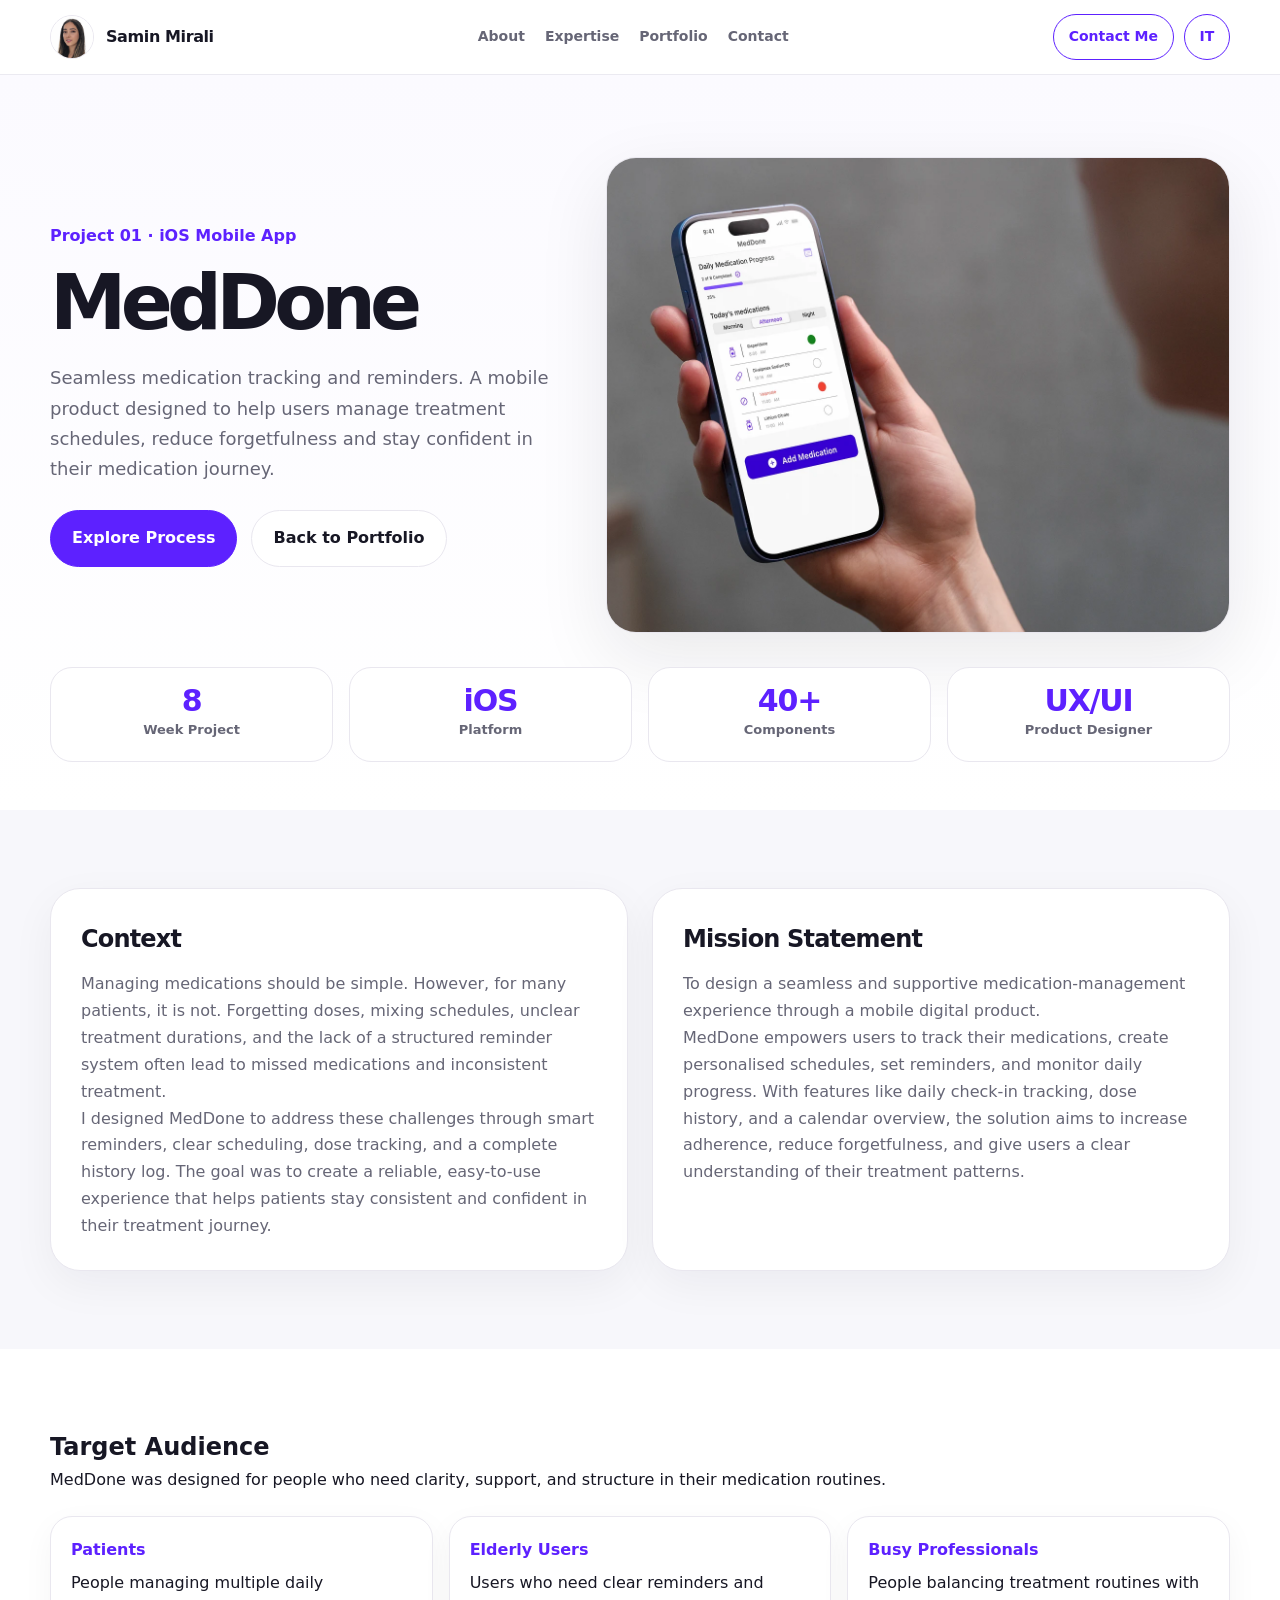
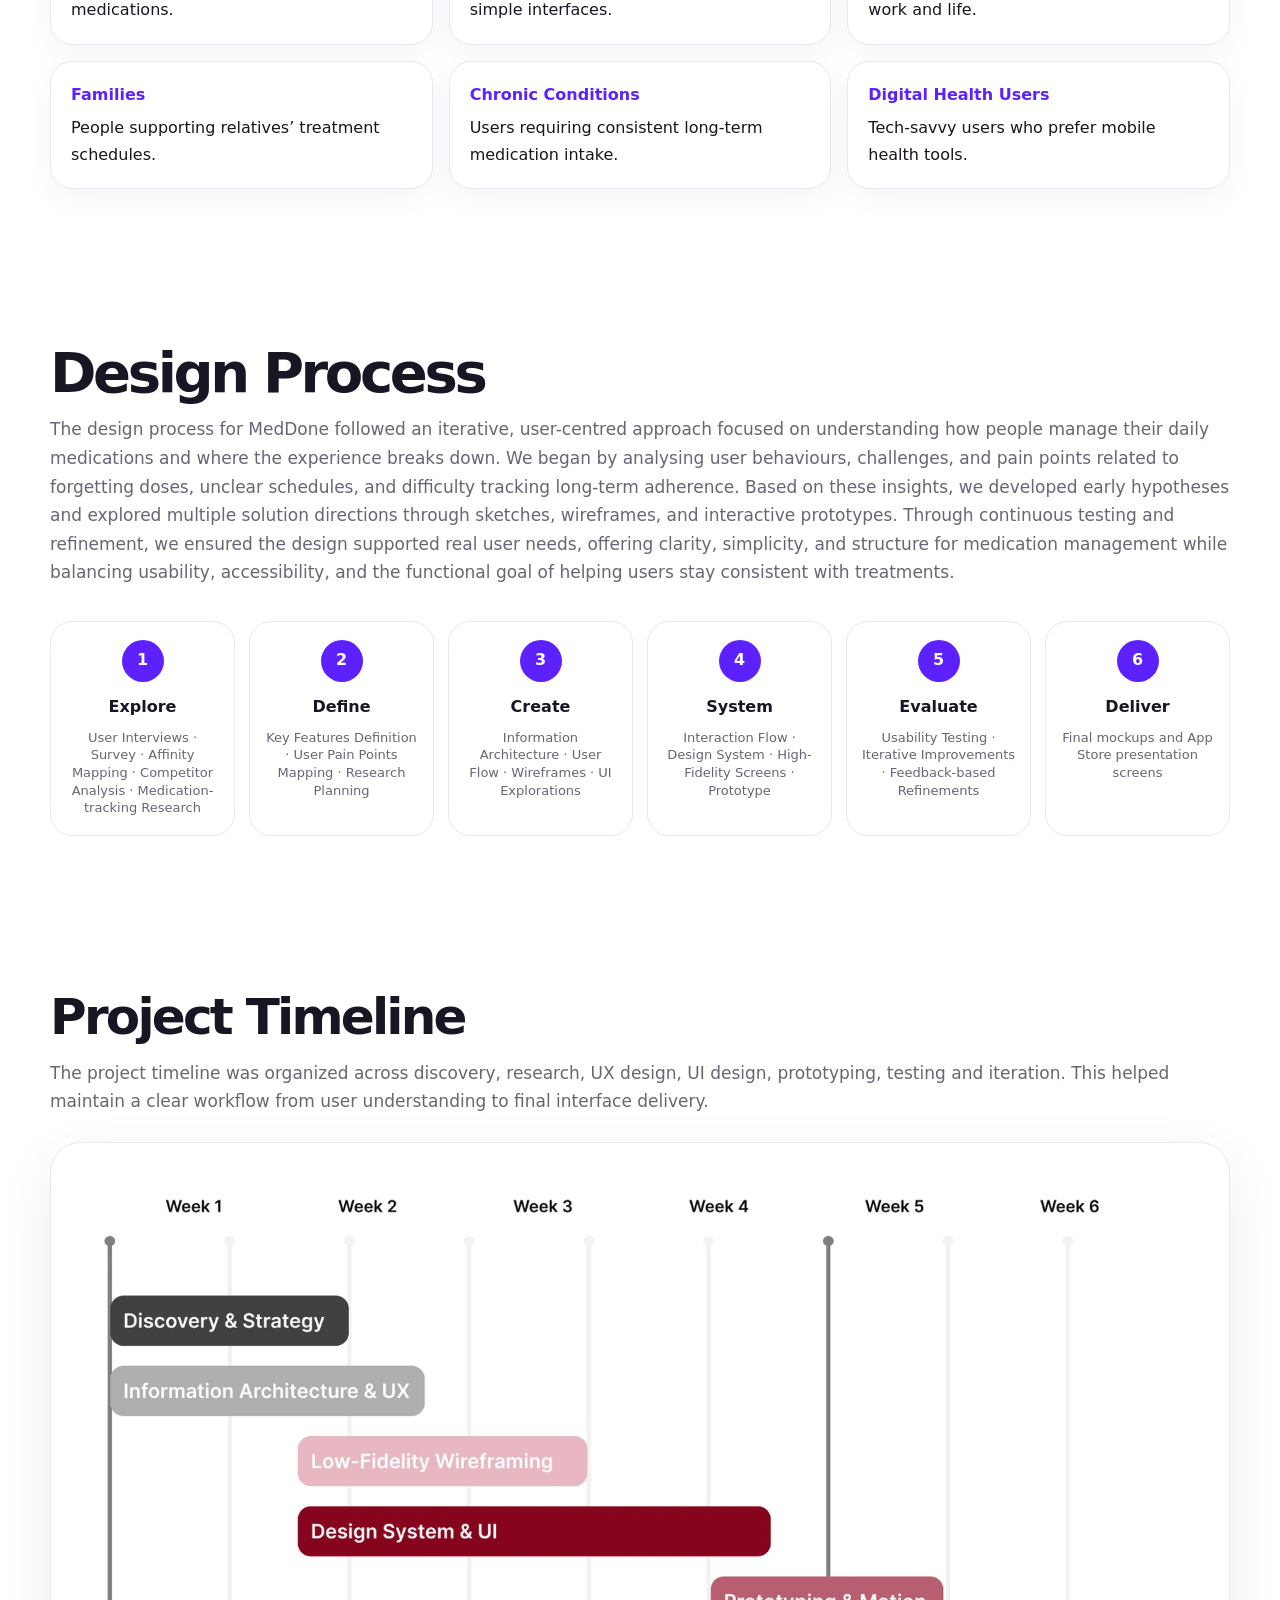
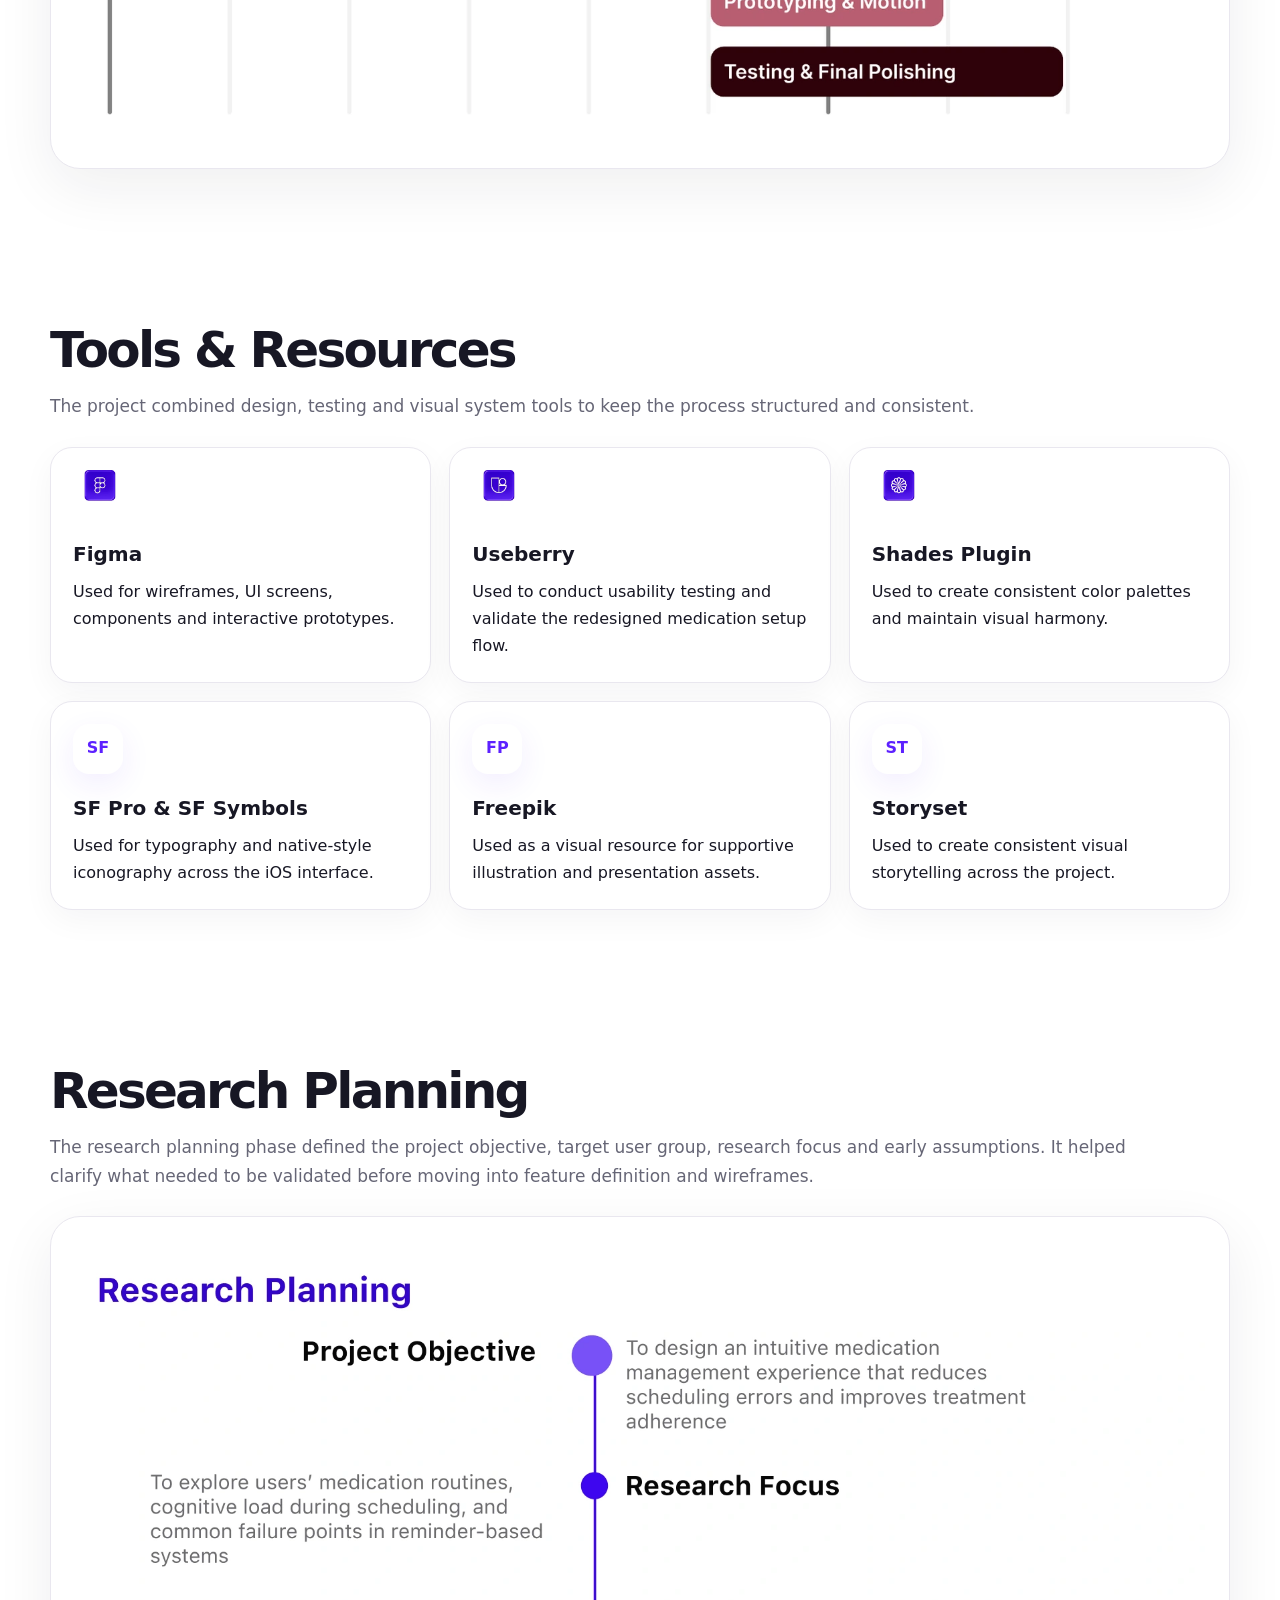
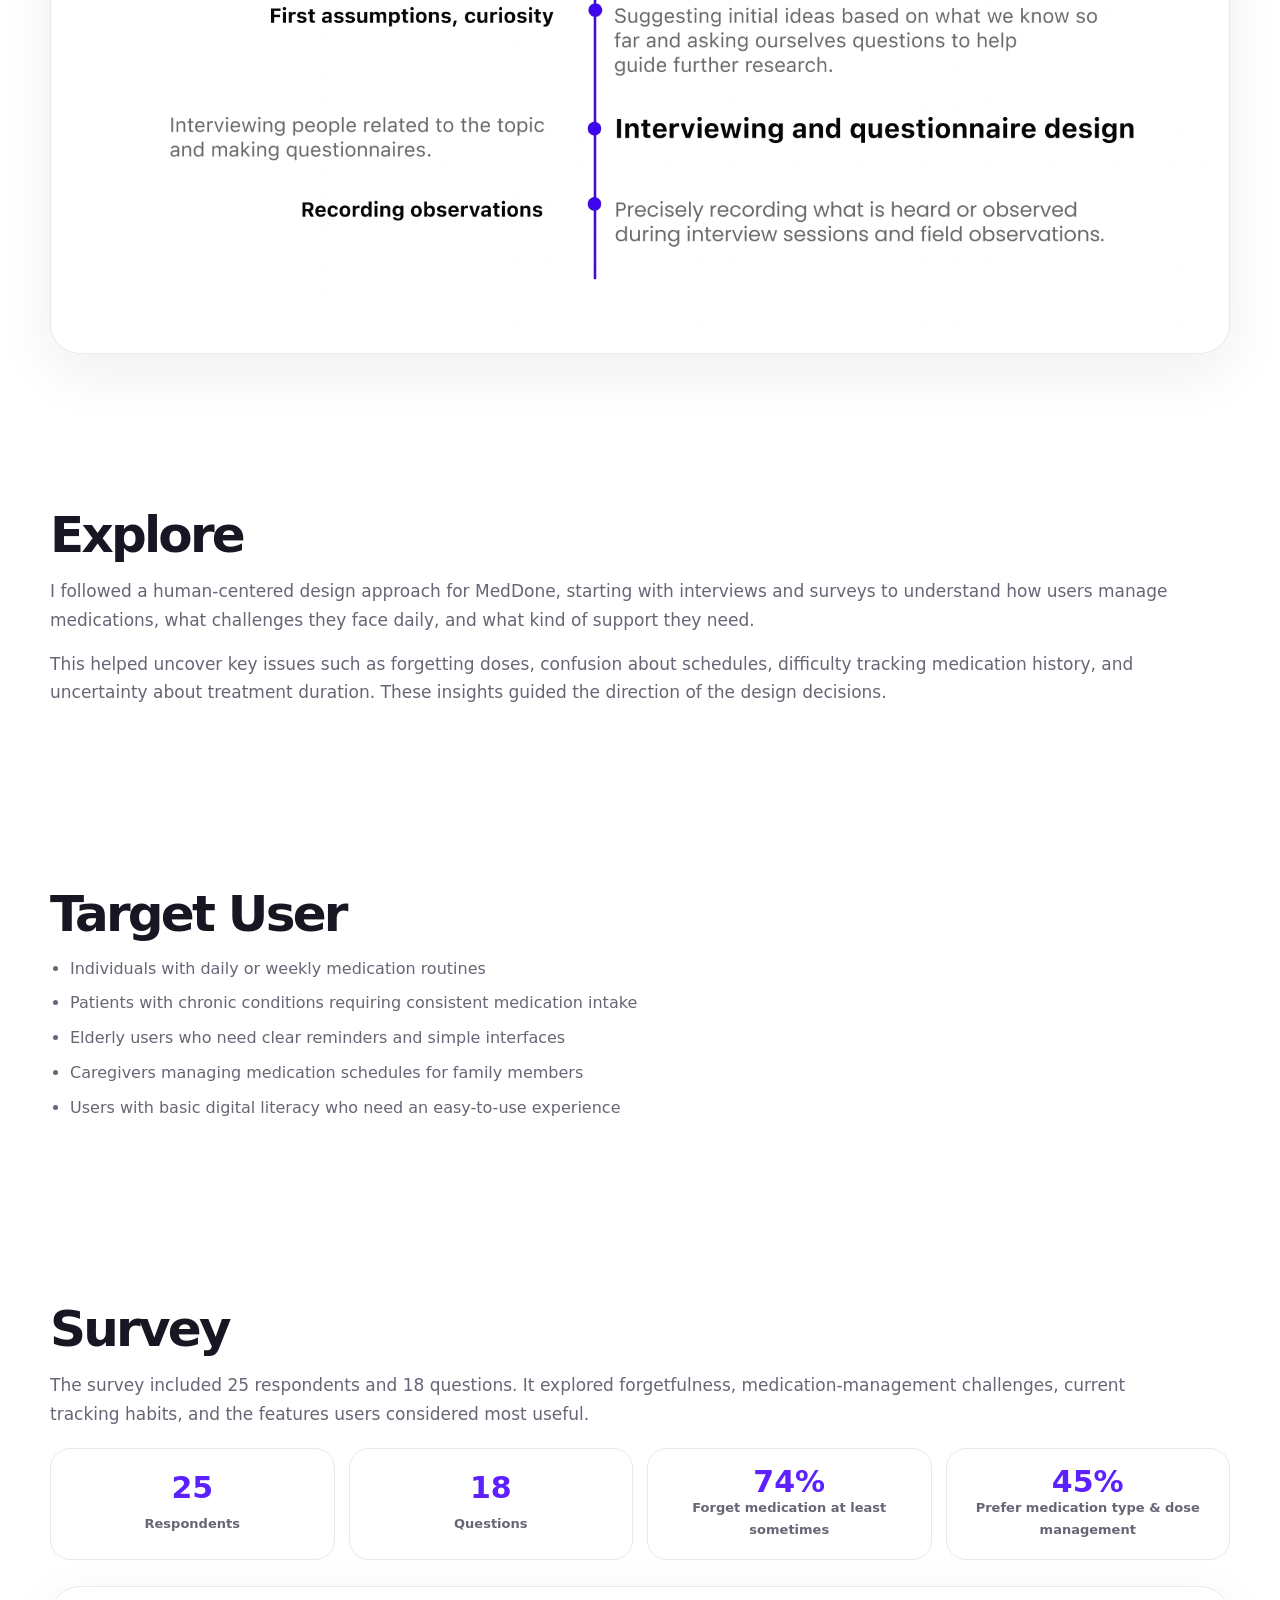
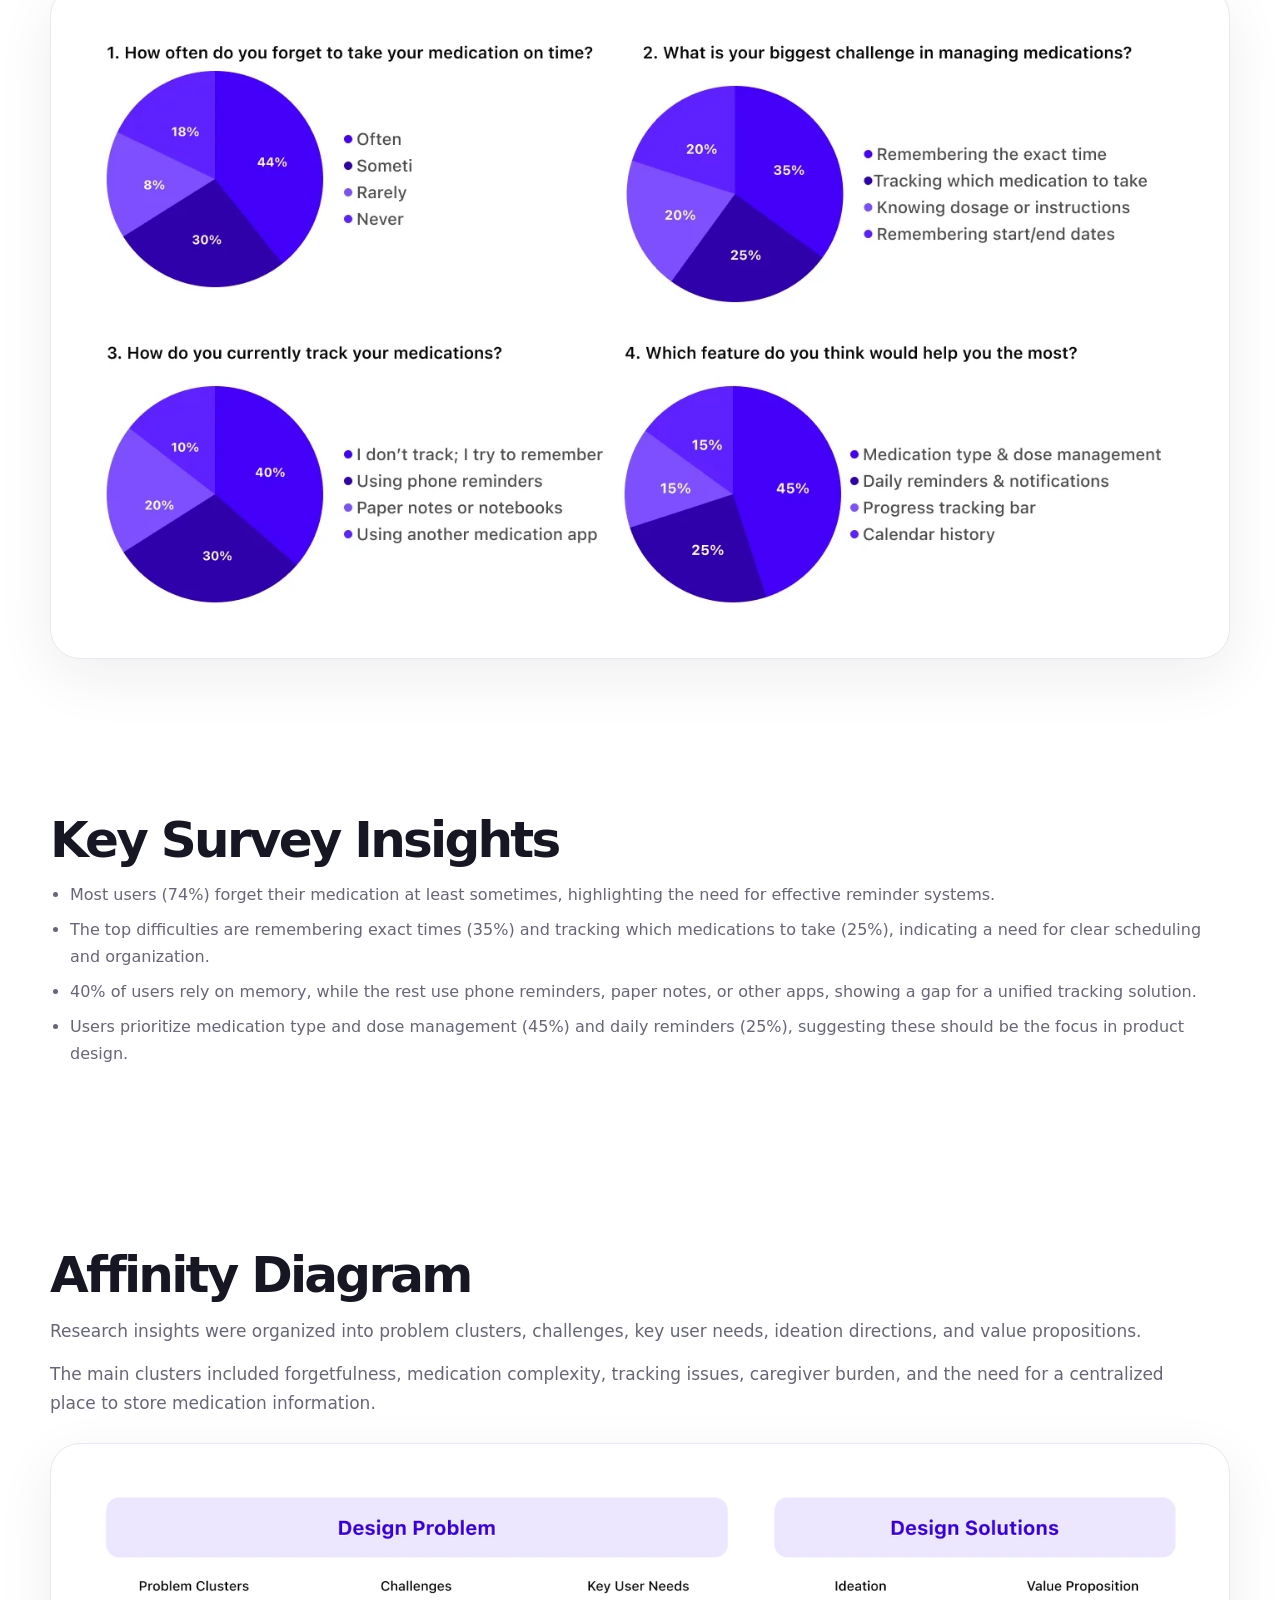
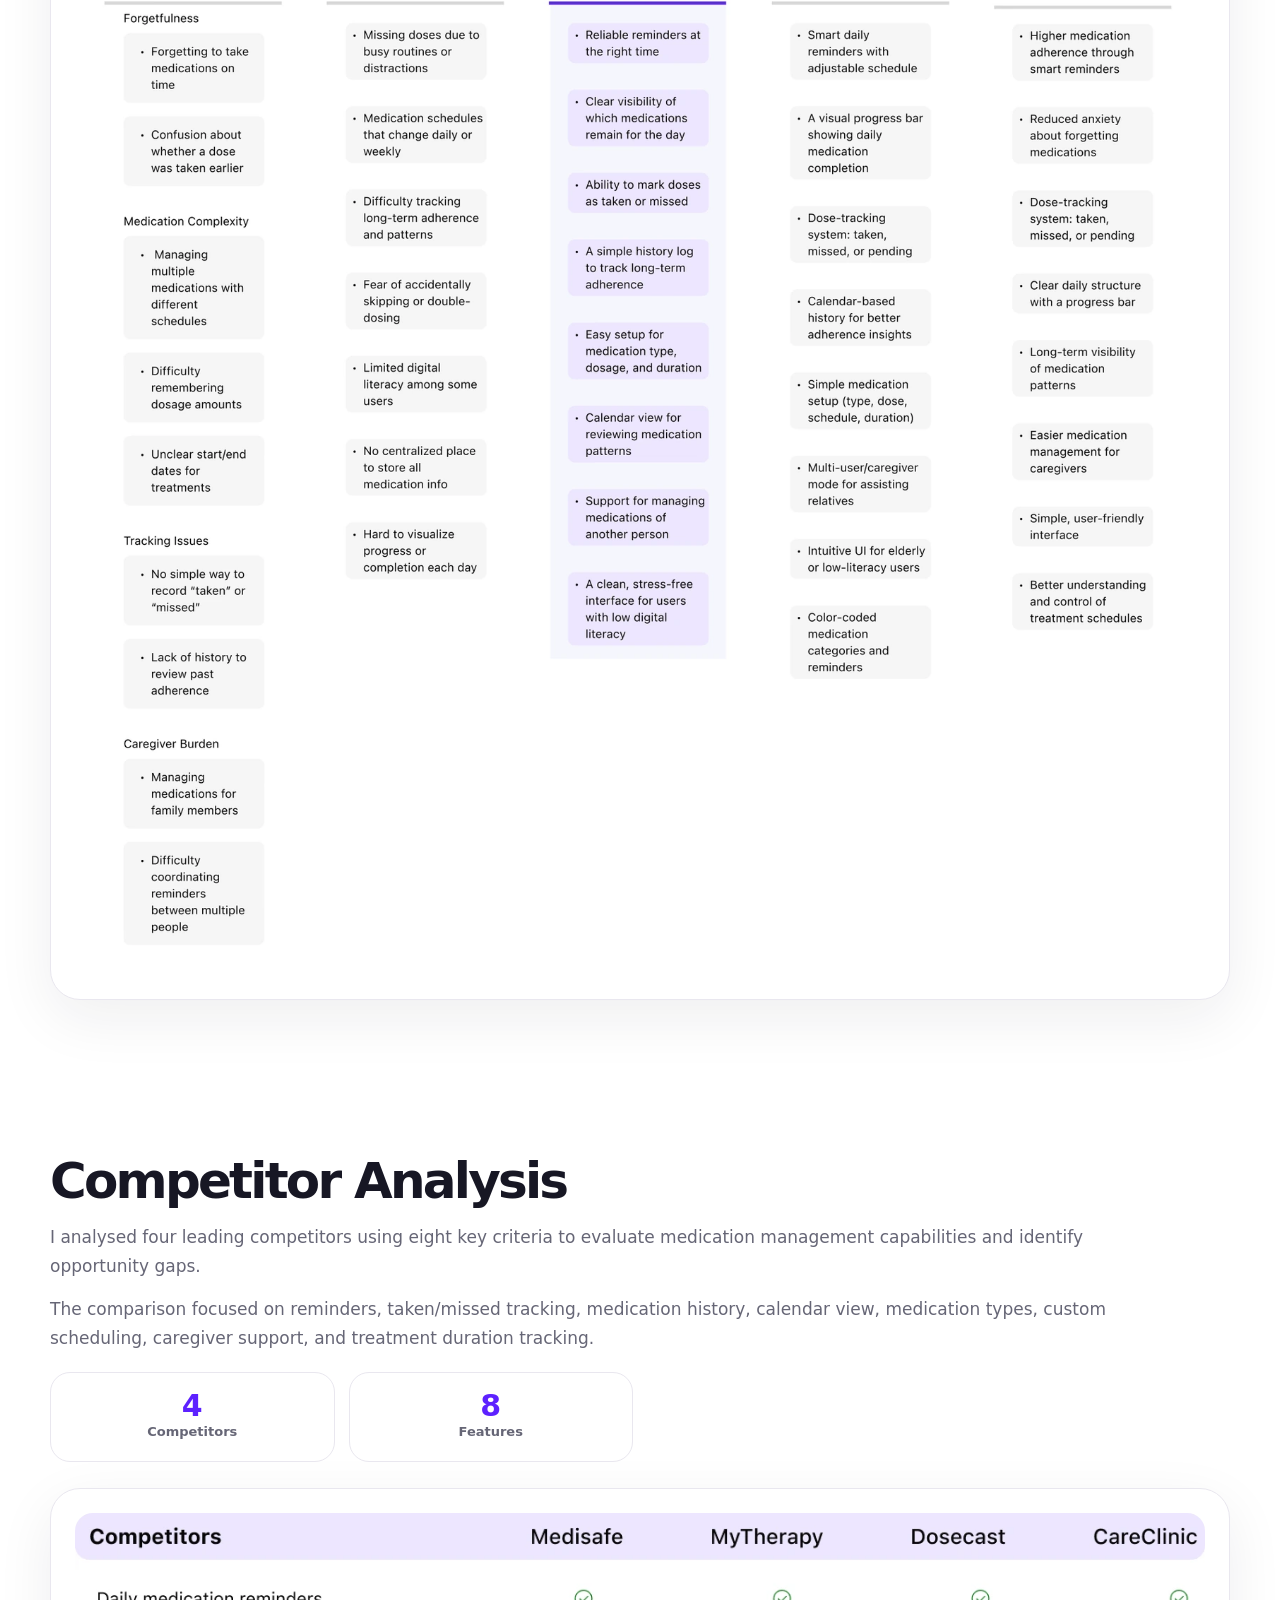
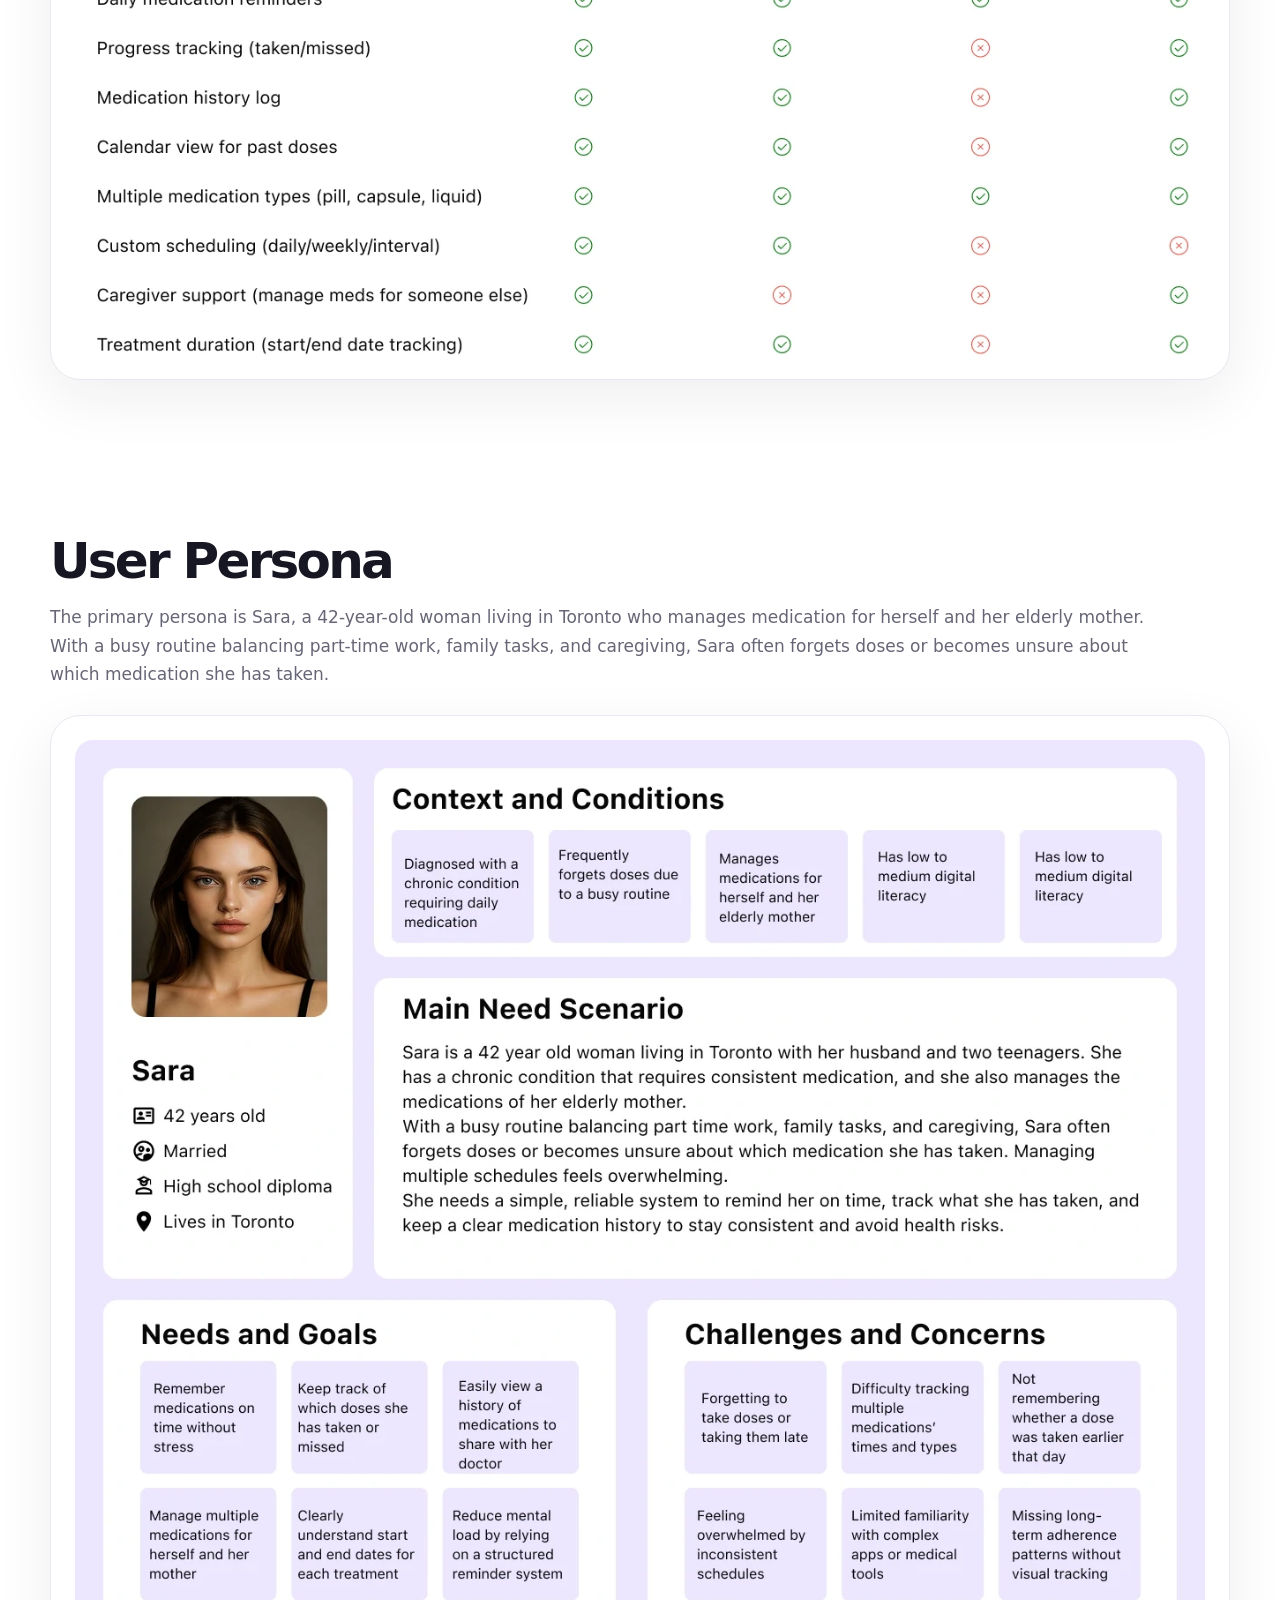
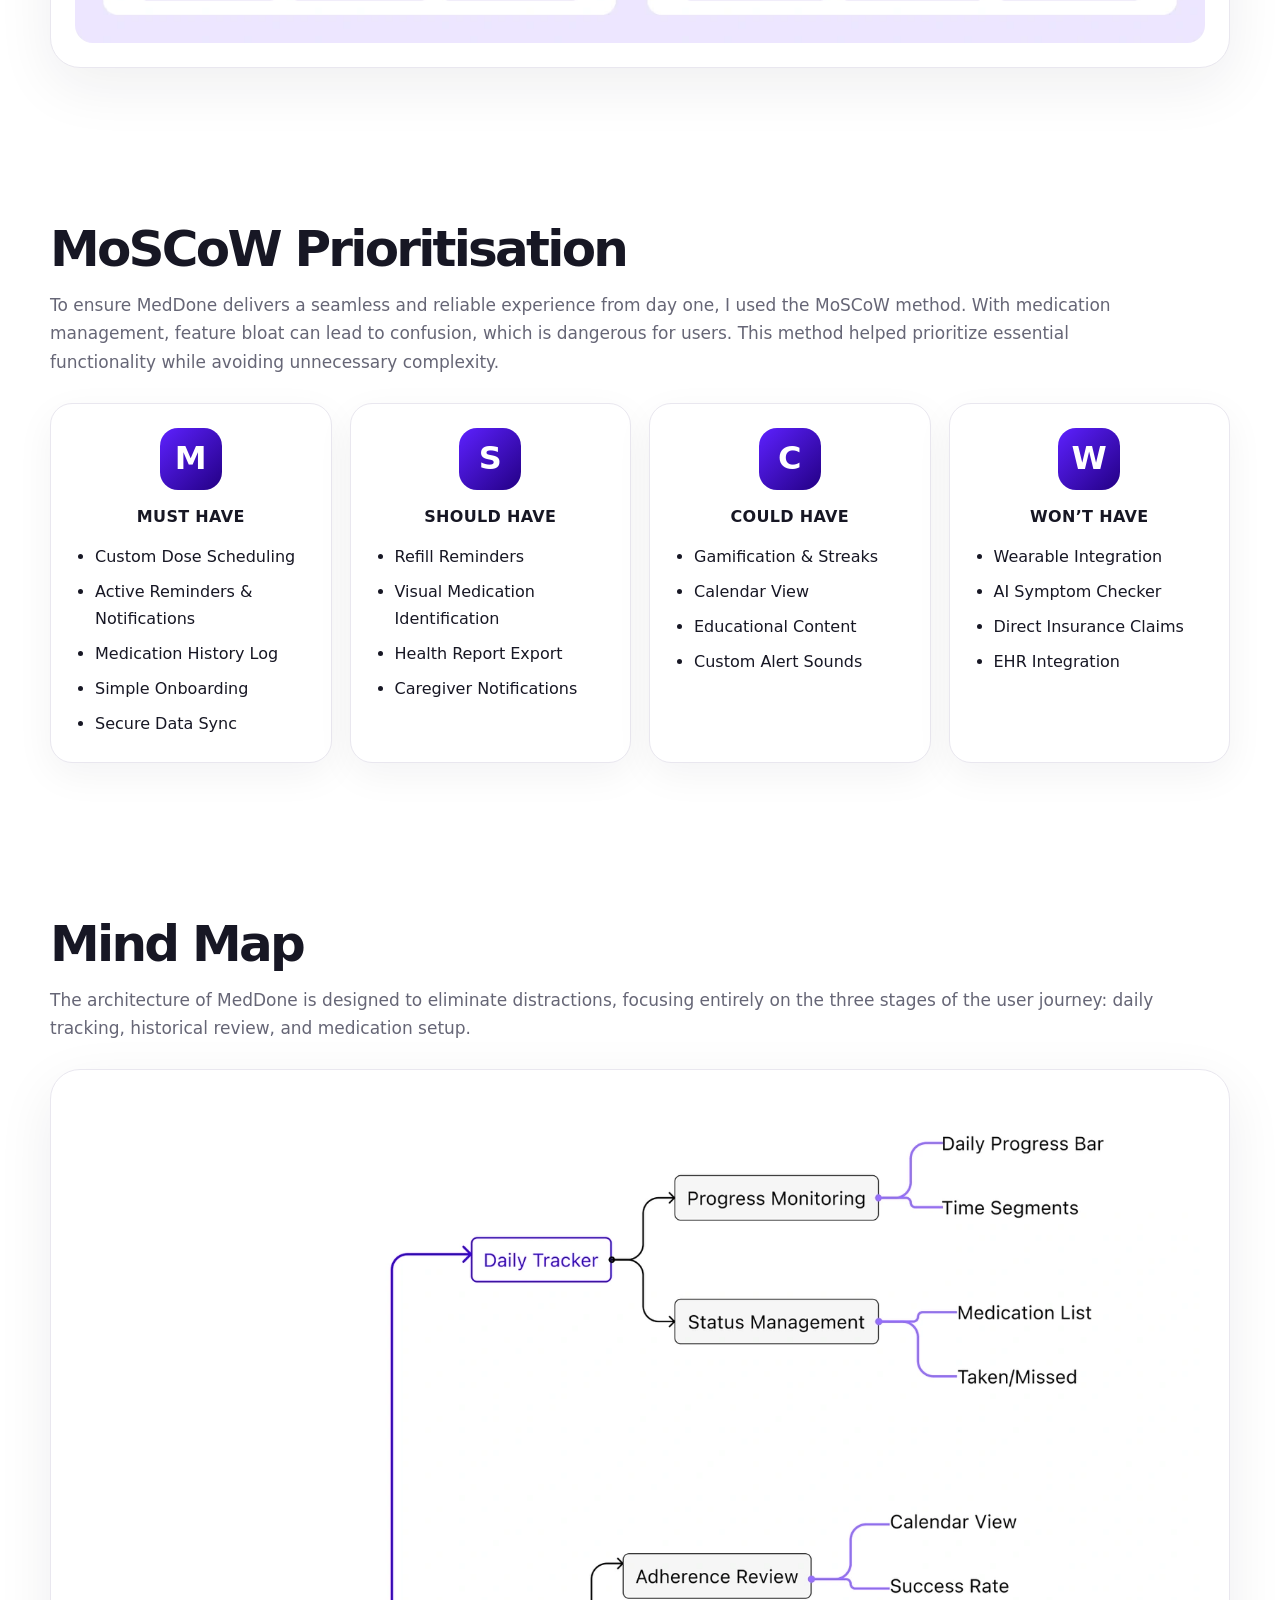
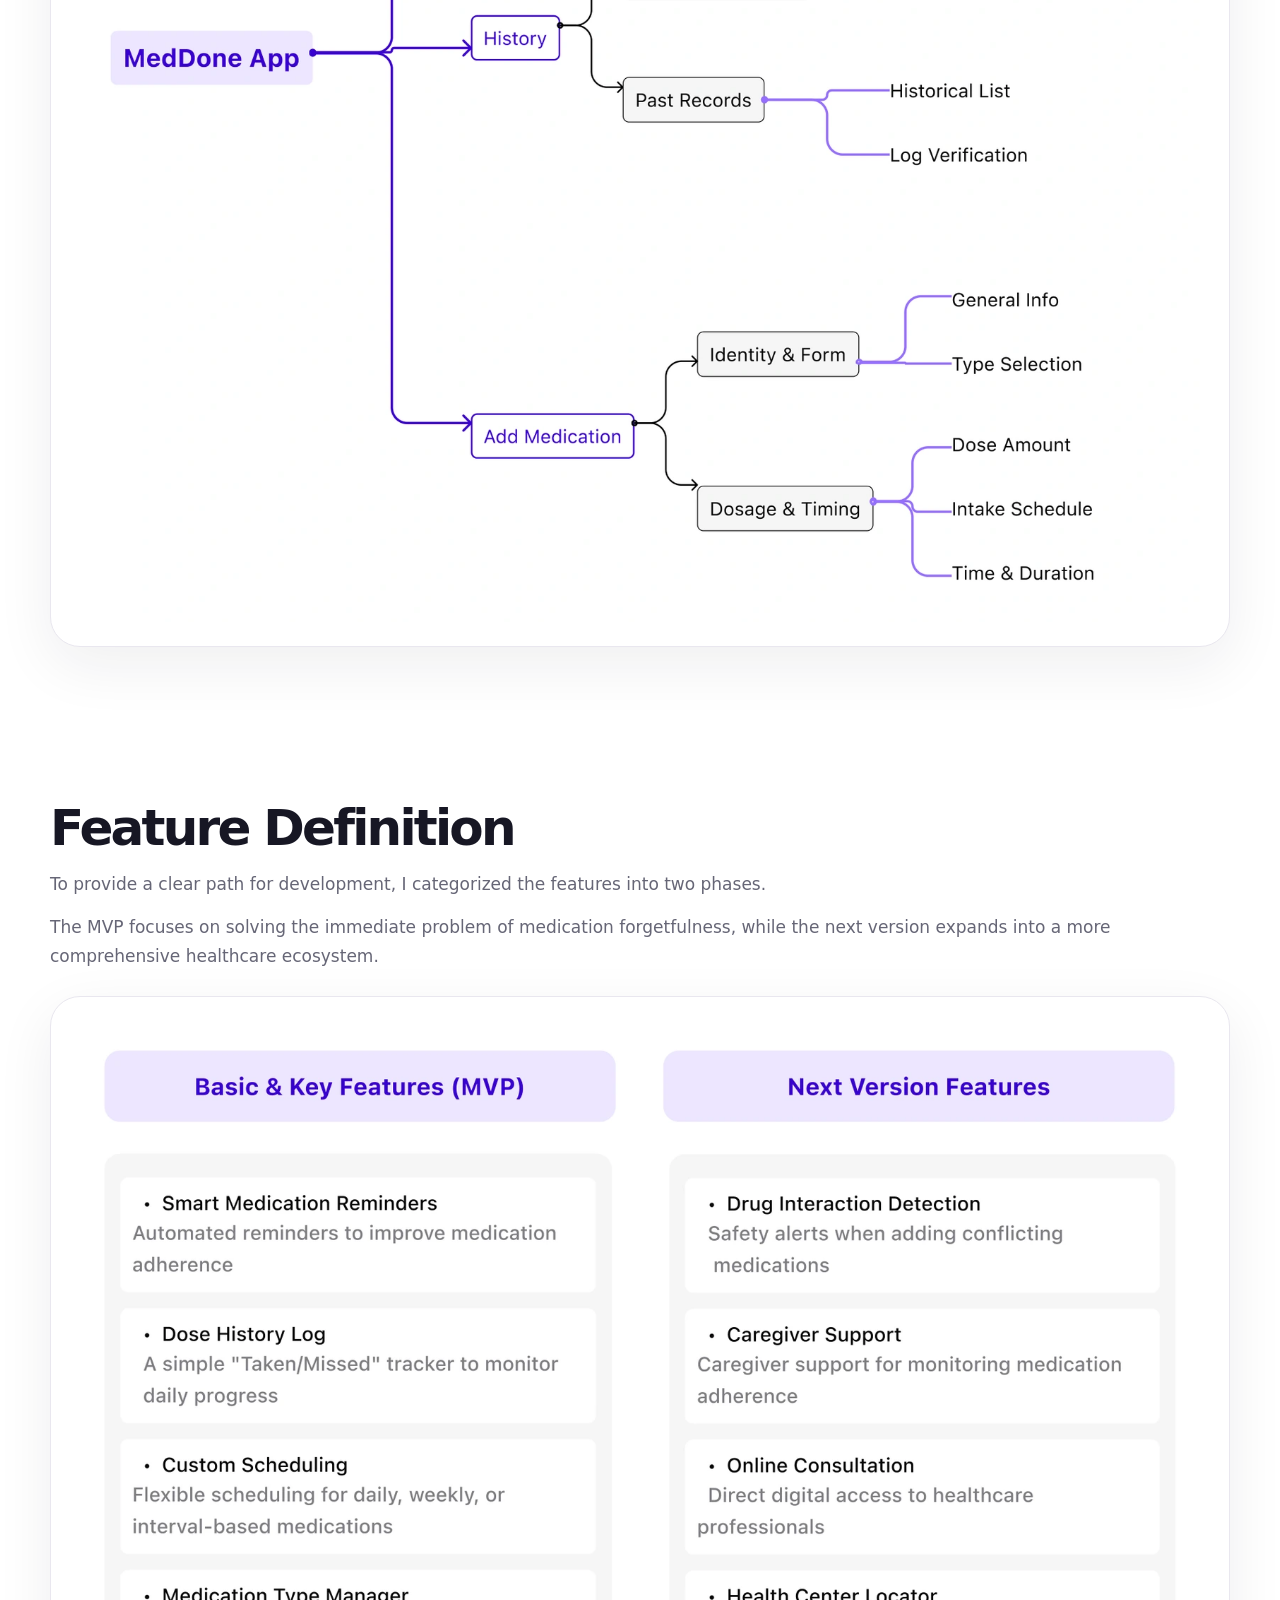
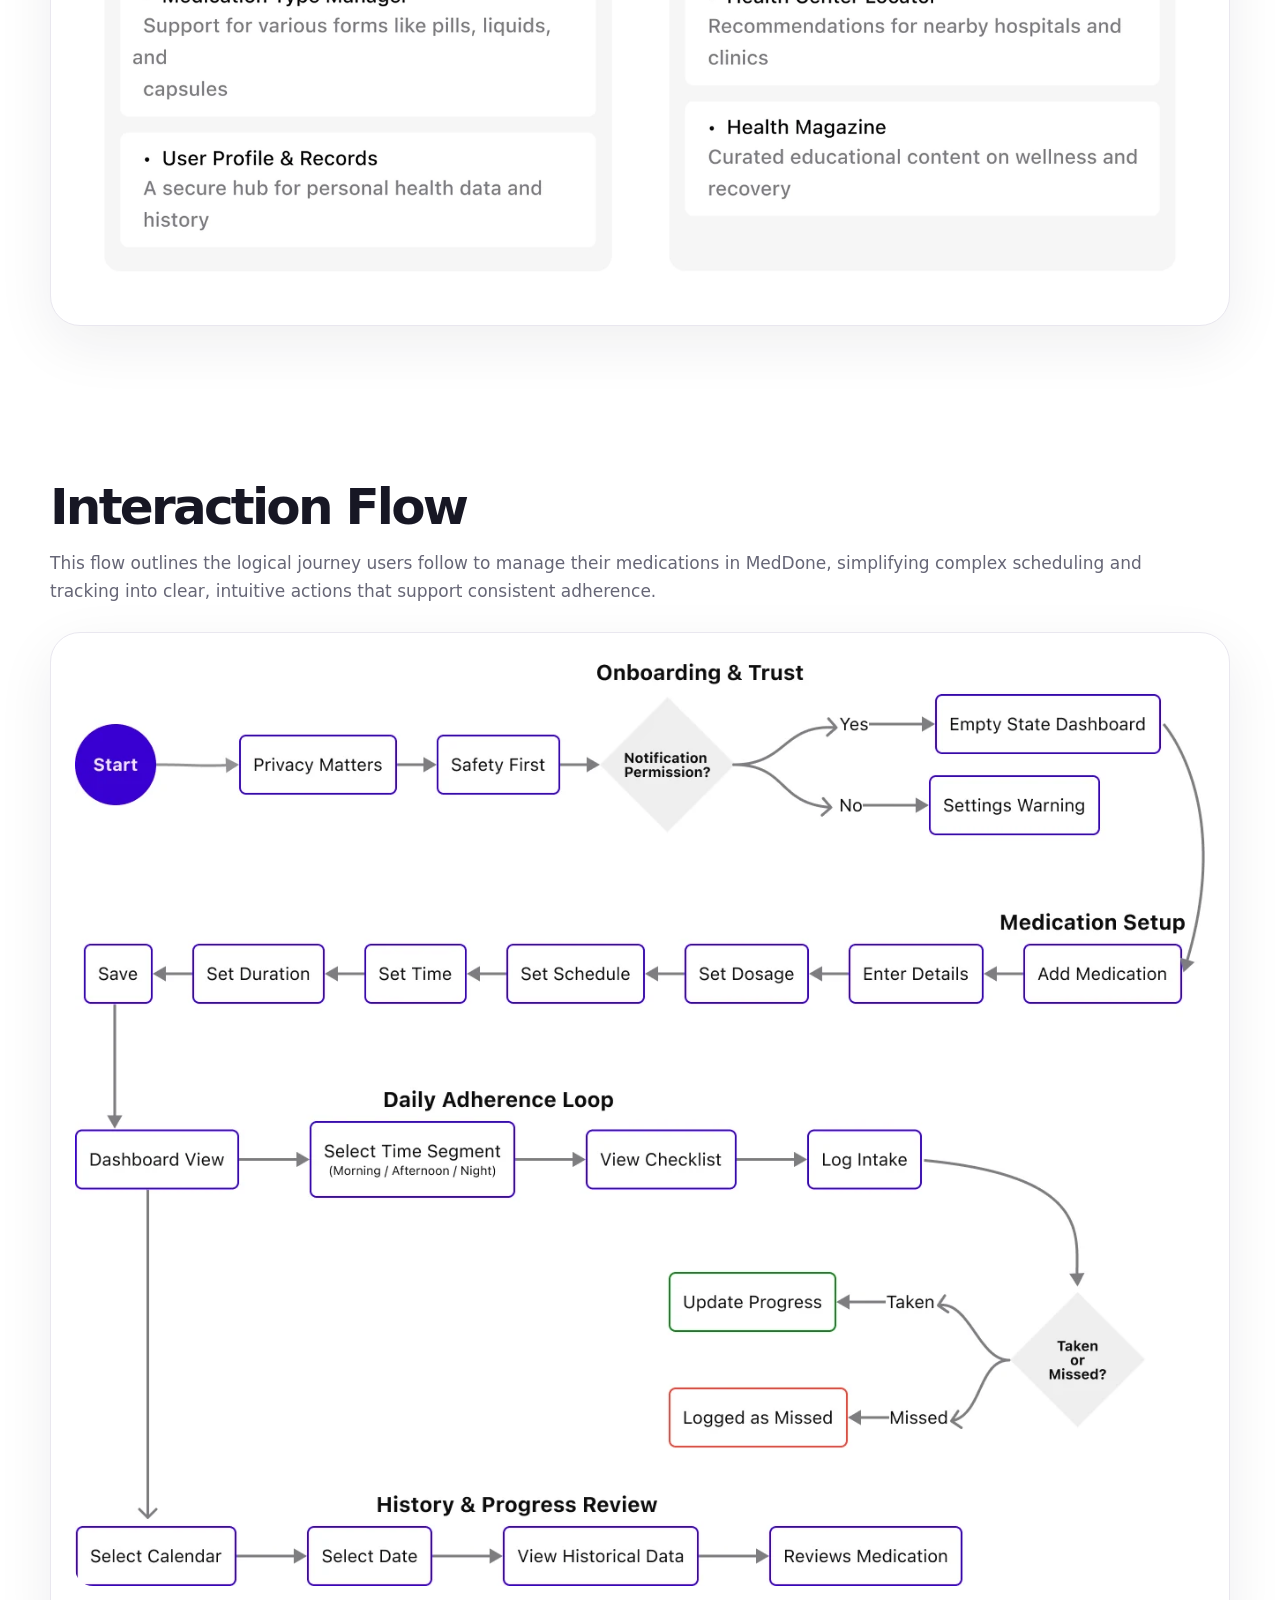
<file: meddone.html>
<!DOCTYPE html>
<html lang="en">
<head>
<meta charset="UTF-8"><meta name="viewport" content="width=device-width, initial-scale=1.0">
<title data-i18n="t072">MedDone Case Study | Samin Mirali</title>
<meta name="description" content="MedDone iOS medication tracking and reminder app case study by Samin Mirali." data-i18n-content="t073">
<link rel="stylesheet" href="style.css">
<script src="i18n.js" defer></script>
</head>
<body>
<header class="nav">
  <div class="container nav-inner">
    <a class="brand" href="index.html">
      <img src="assets/samin-headshot.webp" alt="Samin Mirali headshot" data-i18n-alt="t002">
      <span data-i18n="t003">Samin Mirali</span>
    </a>
    <nav class="links" aria-label="Main navigation" data-i18n-aria-label="t004">
      <a href="index.html#about" data-i18n="t005">About</a>
      <a href="index.html#expertise" data-i18n="t006">Expertise</a>
      <a href="index.html#portfolio" data-i18n="t007">Portfolio</a>
      <a href="index.html#contact" data-i18n="t008">Contact</a>
    </nav>
    <div class="nav-actions">
      <a class="nav-cta" href="mailto:samin.mirali2022@gmail.com" data-i18n="t009">Contact Me</a>
      <button class="language-toggle" type="button" data-language-toggle hidden aria-label="Switch to Italian">IT</button>
    </div>
  </div>
</header>

<main>
<section class="case-hero">
  <div class="container case-top">
    <div>
      <div class="kicker" data-i18n="t074">Project 01 · iOS Mobile App</div>
      <h1 data-i18n="t048">MedDone</h1>
      <p data-i18n="t075">Seamless medication tracking and reminders. A mobile product designed to help users manage treatment schedules, reduce forgetfulness and stay confident in their medication journey.</p>
      <div class="actions"><a class="btn primary" href="#process" data-i18n="t076">Explore Process</a><a class="btn" href="index.html#portfolio" data-i18n="t077">Back to Portfolio</a></div>
    </div>
    <div class="case-visual"><img src="assets/med-hero.webp" alt="MedDone iPhone mockup" data-i18n-alt="t078"></div>
  </div>
  <div class="container meta-grid">
    <div class="meta"><strong data-i18n="t079">8</strong><span data-i18n="t080">Week Project</span></div>
    <div class="meta"><strong data-i18n="t081">iOS</strong><span data-i18n="t082">Platform</span></div>
    <div class="meta"><strong data-i18n="t083">40+</strong><span data-i18n="t084">Components</span></div>
    <div class="meta"><strong data-i18n="t085">UX/UI</strong><span data-i18n="t086">Product Designer</span></div>
  </div>
</section>

<section class="problem">
  <div class="container grid-2">
    <div class="card">
      <h3 data-i18n="t087">Context</h3>
      <p data-i18n="t088">Managing medications should be simple. However, for many patients, it is not. Forgetting doses, mixing schedules, unclear treatment durations, and the lack of a structured reminder system often lead to missed medications and inconsistent treatment.</p>
      <p data-i18n="t089">I designed MedDone to address these challenges through smart reminders, clear scheduling, dose tracking, and a complete history log. The goal was to create a reliable, easy-to-use experience that helps patients stay consistent and confident in their treatment journey.</p>
    </div>
    <div class="card">
      <h3 data-i18n="t090">Mission Statement</h3>
      <p data-i18n="t091">To design a seamless and supportive medication-management experience through a mobile digital product.</p>
      <p data-i18n="t092">MedDone empowers users to track their medications, create personalised schedules, set reminders, and monitor daily progress. With features like daily check-in tracking, dose history, and a calendar overview, the solution aims to increase adherence, reduce forgetfulness, and give users a clear understanding of their treatment patterns.</p>
    </div>
  </div>
</section>

<section>
  <div class="container">
    <div class="content">
      <h2 data-i18n="t093">Target Audience</h2>
      <p data-i18n="t094">MedDone was designed for people who need clarity, support, and structure in their medication routines.</p>
    </div>
    <div class="audience-grid">
      <div class="audience-item"><strong data-i18n="t095">Patients</strong><span data-i18n="t096">People managing multiple daily medications.</span></div>
      <div class="audience-item"><strong data-i18n="t097">Elderly Users</strong><span data-i18n="t098">Users who need clear reminders and simple interfaces.</span></div>
      <div class="audience-item"><strong data-i18n="t099">Busy Professionals</strong><span data-i18n="t100">People balancing treatment routines with work and life.</span></div>
      <div class="audience-item"><strong data-i18n="t101">Families</strong><span data-i18n="t102">People supporting relatives’ treatment schedules.</span></div>
      <div class="audience-item"><strong data-i18n="t103">Chronic Conditions</strong><span data-i18n="t104">Users requiring consistent long-term medication intake.</span></div>
      <div class="audience-item"><strong data-i18n="t105">Digital Health Users</strong><span data-i18n="t106">Tech-savvy users who prefer mobile health tools.</span></div>
    </div>
  </div>
</section>

<section id="process">
  <div class="container">
    <div class="section-head">
      <h2 data-i18n="t107">Design Process</h2>
      <p data-i18n="t108">The design process for MedDone followed an iterative, user-centred approach focused on understanding how people manage their daily medications and where the experience breaks down. We began by analysing user behaviours, challenges, and pain points related to forgetting doses, unclear schedules, and difficulty tracking long-term adherence. Based on these insights, we developed early hypotheses and explored multiple solution directions through sketches, wireframes, and interactive prototypes. Through continuous testing and refinement, we ensured the design supported real user needs, offering clarity, simplicity, and structure for medication management while balancing usability, accessibility, and the functional goal of helping users stay consistent with treatments.</p>
    </div>
    <div class="process">
      <div class="step"><div class="step-no" data-i18n="t109">1</div><strong data-i18n="t110">Explore</strong><span data-i18n="t111">User Interviews · Survey · Affinity Mapping · Competitor Analysis · Medication-tracking Research</span></div>
      <div class="step"><div class="step-no" data-i18n="t112">2</div><strong data-i18n="t113">Define</strong><span data-i18n="t114">Key Features Definition · User Pain Points Mapping · Research Planning</span></div>
      <div class="step"><div class="step-no" data-i18n="t115">3</div><strong data-i18n="t116">Create</strong><span data-i18n="t117">Information Architecture · User Flow · Wireframes · UI Explorations</span></div>
      <div class="step"><div class="step-no" data-i18n="t118">4</div><strong data-i18n="t119">System</strong><span data-i18n="t120">Interaction Flow · Design System · High-Fidelity Screens · Prototype</span></div>
      <div class="step"><div class="step-no" data-i18n="t121">5</div><strong data-i18n="t122">Evaluate</strong><span data-i18n="t123">Usability Testing · Iterative Improvements · Feedback-based Refinements</span></div>
      <div class="step"><div class="step-no" data-i18n="t124">6</div><strong data-i18n="t125">Deliver</strong><span data-i18n="t126">Final mockups and App Store presentation screens</span></div>
    </div>
  </div>
</section>


<section class="case-section">
  <div class="container">
    <div class="content">
      <h2 data-i18n="t127">Project Timeline</h2>
      <p data-i18n="t128">The project timeline was organized across discovery, research, UX design, UI design, prototyping, testing and iteration. This helped maintain a clear workflow from user understanding to final interface delivery.</p>
      
      
    </div>
    <div class="visual-card pad-image "><img src="assets/med-project-timeline-final.webp" alt="Project Timeline" data-i18n-alt="t127"></div>
  </div>
</section>



<section class="case-section">
  <div class="container">
    <div class="content">
      <h2 data-i18n="t129">Tools & Resources</h2>
      <p data-i18n="t130">The project combined design, testing and visual system tools to keep the process structured and consistent.</p>
    </div>
    <div class="tool-grid">
      <div class="tool-card"><img src="assets/tool-figma.webp" alt="Figma" data-i18n-alt="t053"><h3 data-i18n="t053">Figma</h3><p data-i18n="t131">Used for wireframes, UI screens, components and interactive prototypes.</p></div>
      <div class="tool-card"><img src="assets/tool-useberry.webp" alt="Useberry" data-i18n-alt="t132"><h3 data-i18n="t132">Useberry</h3><p data-i18n="t133">Used to conduct usability testing and validate the redesigned medication setup flow.</p></div>
      <div class="tool-card"><img src="assets/tool-shades.webp" alt="Shades" data-i18n-alt="t134"><h3 data-i18n="t135">Shades Plugin</h3><p data-i18n="t136">Used to create consistent color palettes and maintain visual harmony.</p></div>
      <div class="tool-card"><div class="skill-icon" data-i18n="t137">SF</div><h3 data-i18n="t138">SF Pro & SF Symbols</h3><p data-i18n="t139">Used for typography and native-style iconography across the iOS interface.</p></div>
      <div class="tool-card"><div class="skill-icon" data-i18n="t140">FP</div><h3 data-i18n="t141">Freepik</h3><p data-i18n="t142">Used as a visual resource for supportive illustration and presentation assets.</p></div>
      <div class="tool-card"><div class="skill-icon" data-i18n="t143">ST</div><h3 data-i18n="t144">Storyset</h3><p data-i18n="t145">Used to create consistent visual storytelling across the project.</p></div>
    </div>
  </div>
</section>


<section class="case-section">
  <div class="container">
    <div class="content">
      <h2 data-i18n="t146">Research Planning</h2>
      <p data-i18n="t147">The research planning phase defined the project objective, target user group, research focus and early assumptions. It helped clarify what needed to be validated before moving into feature definition and wireframes.</p>
    </div>
    <div class="visual-card pad-image"><img src="assets/med-research-planning-final.webp" alt="Research Planning" data-i18n-alt="t146"></div>
  </div>
</section>


<section class="case-section">
  <div class="container">
    <div class="content">
      <h2 data-i18n="t110">Explore</h2>
      <p data-i18n="t148">I followed a human-centered design approach for MedDone, starting with interviews and surveys to understand how users manage medications, what challenges they face daily, and what kind of support they need.</p><p data-i18n="t149">This helped uncover key issues such as forgetting doses, confusion about schedules, difficulty tracking medication history, and uncertainty about treatment duration. These insights guided the direction of the design decisions.</p>
      
      
    </div>
    
  </div>
</section>



<section class="case-section">
  <div class="container">
    <div class="content">
      <h2 data-i18n="t150">Target User</h2>
      
      <ul><li data-i18n="t151">Individuals with daily or weekly medication routines</li><li data-i18n="t152">Patients with chronic conditions requiring consistent medication intake</li><li data-i18n="t153">Elderly users who need clear reminders and simple interfaces</li><li data-i18n="t154">Caregivers managing medication schedules for family members</li><li data-i18n="t155">Users with basic digital literacy who need an easy-to-use experience</li></ul>
      
    </div>
    
  </div>
</section>



<section class="case-section">
  <div class="container">
    <div class="content">
      <h2 data-i18n="t156">Survey</h2>
      <p data-i18n="t157">The survey included 25 respondents and 18 questions. It explored forgetfulness, medication-management challenges, current tracking habits, and the features users considered most useful.</p>
      
      <div class="stat-list"><div class="stat "><strong data-i18n="t158">25</strong><span data-i18n="t159">Respondents</span></div><div class="stat "><strong data-i18n="t160">18</strong><span data-i18n="t161">Questions</span></div><div class="stat "><strong data-i18n="t162">74%</strong><span data-i18n="t163">Forget medication at least sometimes</span></div><div class="stat "><strong data-i18n="t164">45%</strong><span data-i18n="t165">Prefer medication type & dose management</span></div></div>
    </div>
    <div class="visual-card pad-image "><img src="assets/med-survey-padded.webp" alt="Survey" data-i18n-alt="t156"></div>
  </div>
</section>



<section class="case-section">
  <div class="container">
    <div class="content">
      <h2 data-i18n="t166">Key Survey Insights</h2>
      
      <ul><li data-i18n="t167">Most users (74%) forget their medication at least sometimes, highlighting the need for effective reminder systems.</li><li data-i18n="t168">The top difficulties are remembering exact times (35%) and tracking which medications to take (25%), indicating a need for clear scheduling and organization.</li><li data-i18n="t169">40% of users rely on memory, while the rest use phone reminders, paper notes, or other apps, showing a gap for a unified tracking solution.</li><li data-i18n="t170">Users prioritize medication type and dose management (45%) and daily reminders (25%), suggesting these should be the focus in product design.</li></ul>
      
    </div>
    
  </div>
</section>



<section class="case-section">
  <div class="container">
    <div class="content">
      <h2 data-i18n="t171">Affinity Diagram</h2>
      <p data-i18n="t172">Research insights were organized into problem clusters, challenges, key user needs, ideation directions, and value propositions.</p><p data-i18n="t173">The main clusters included forgetfulness, medication complexity, tracking issues, caregiver burden, and the need for a centralized place to store medication information.</p>
      
      
    </div>
    <div class="visual-card pad-image "><img src="assets/med-affinity-final.webp" alt="Affinity Diagram" data-i18n-alt="t171"></div>
  </div>
</section>



<section class="case-section">
  <div class="container">
    <div class="content">
      <h2 data-i18n="t174">Competitor Analysis</h2>
      <p data-i18n="t175">I analysed four leading competitors using eight key criteria to evaluate medication management capabilities and identify opportunity gaps.</p><p data-i18n="t176">The comparison focused on reminders, taken/missed tracking, medication history, calendar view, medication types, custom scheduling, caregiver support, and treatment duration tracking.</p>
      
      <div class="stat-list"><div class="stat "><strong data-i18n="t118">4</strong><span data-i18n="t177">Competitors</span></div><div class="stat "><strong data-i18n="t079">8</strong><span data-i18n="t178">Features</span></div></div>
    </div>
    <div class="visual-card pad-image "><img src="assets/med-competitor-table.webp" alt="Competitor Analysis" data-i18n-alt="t174"></div>
  </div>
</section>



<section class="case-section">
  <div class="container">
    <div class="content">
      <h2 data-i18n="t179">User Persona</h2>
      <p data-i18n="t180">The primary persona is Sara, a 42-year-old woman living in Toronto who manages medication for herself and her elderly mother. With a busy routine balancing part-time work, family tasks, and caregiving, Sara often forgets doses or becomes unsure about which medication she has taken.</p>
      
      
    </div>
    <div class="visual-card pad-image "><img src="assets/med-persona-nopad.webp" alt="User Persona" data-i18n-alt="t179"></div>
  </div>
</section>


<section class="case-section">
  <div class="container">
    <div class="content">
      <h2 data-i18n="t181">MoSCoW Prioritisation</h2>
      <p data-i18n="t182">To ensure MedDone delivers a seamless and reliable experience from day one, I used the MoSCoW method. With medication management, feature bloat can lead to confusion, which is dangerous for users. This method helped prioritize essential functionality while avoiding unnecessary complexity.</p>
    </div>
    <div class="moscow-grid">
      <div class="moscow-card"><div class="moscow-letter" data-i18n="t183">M</div><h3 data-i18n="t184">Must Have</h3><ul><li data-i18n="t185">Custom Dose Scheduling</li><li data-i18n="t186">Active Reminders & Notifications</li><li data-i18n="t187">Medication History Log</li><li data-i18n="t188">Simple Onboarding</li><li data-i18n="t189">Secure Data Sync</li></ul></div>
      <div class="moscow-card"><div class="moscow-letter" data-i18n="t190">S</div><h3 data-i18n="t191">Should Have</h3><ul><li data-i18n="t192">Refill Reminders</li><li data-i18n="t193">Visual Medication Identification</li><li data-i18n="t194">Health Report Export</li><li data-i18n="t195">Caregiver Notifications</li></ul></div>
      <div class="moscow-card"><div class="moscow-letter" data-i18n="t196">C</div><h3 data-i18n="t197">Could Have</h3><ul><li data-i18n="t198">Gamification & Streaks</li><li data-i18n="t199">Calendar View</li><li data-i18n="t200">Educational Content</li><li data-i18n="t201">Custom Alert Sounds</li></ul></div>
      <div class="moscow-card"><div class="moscow-letter" data-i18n="t202">W</div><h3 data-i18n="t203">Won’t Have</h3><ul><li data-i18n="t204">Wearable Integration</li><li data-i18n="t205">AI Symptom Checker</li><li data-i18n="t206">Direct Insurance Claims</li><li data-i18n="t207">EHR Integration</li></ul></div>
    </div>
  </div>
</section>


<section class="case-section">
  <div class="container">
    <div class="content">
      <h2 data-i18n="t208">Mind Map</h2>
      <p data-i18n="t209">The architecture of MedDone is designed to eliminate distractions, focusing entirely on the three stages of the user journey: daily tracking, historical review, and medication setup.</p>
      
      
    </div>
    <div class="visual-card pad-image "><img src="assets/med-mindmap-final.webp" alt="Mind Map" data-i18n-alt="t208"></div>
  </div>
</section>



<section class="case-section">
  <div class="container">
    <div class="content">
      <h2 data-i18n="t210">Feature Definition</h2>
      <p data-i18n="t211">To provide a clear path for development, I categorized the features into two phases.</p><p data-i18n="t212">The MVP focuses on solving the immediate problem of medication forgetfulness, while the next version expands into a more comprehensive healthcare ecosystem.</p>
      
      
    </div>
    <div class="visual-card pad-image "><img src="assets/med-feature-final.webp" alt="Feature Definition" data-i18n-alt="t210"></div>
  </div>
</section>




<section class="case-section">
  <div class="container">
    <div class="content">
      <h2 data-i18n="t213">Interaction Flow</h2>
      <p data-i18n="t214">This flow outlines the logical journey users follow to manage their medications in MedDone, simplifying complex scheduling and tracking into clear, intuitive actions that support consistent adherence.</p>
    </div>
    <div class="visual-card pad-image interaction-flow-card"><img src="assets/med-interaction-flow.webp" alt="Interaction Flow" data-i18n-alt="t213"></div>
  </div>
</section>




<section class="case-section">
  <div class="container">
    <div class="content">
      <h2 data-i18n="t215">Wireframes</h2>
      <p data-i18n="t216">Low-fidelity wireframes explored onboarding, privacy, safety messages, medication setup, calendar history, daily progress and confirmation states before visual design.</p>
      
      
    </div>
    <div class="visual-card pad-image "><img src="assets/med-wireframes-clean.webp" alt="Wireframes" data-i18n-alt="t215"></div>
  </div>
</section>



<section class="case-section">
  <div class="container">
    <div class="content">
      <h2 data-i18n="t217">Style Guide</h2>
      <p data-i18n="t218">The style guide defines the app’s visual identity, including logo style, typography, color system, spacing, mobile grid, radius and iconography.</p>
      
      
    </div>
    <div class="visual-card pad-image "><img src="assets/med-styleguide-nopad.webp" alt="Style Guide" data-i18n-alt="t217"></div>
  </div>
</section>



<section class="case-section">
  <div class="container">
    <div class="content">
      <h2 data-i18n="t219">Style Guide Details</h2>
      <p data-i18n="t220">The visual system was broken into modular foundations so the app could stay consistent, accessible and scalable across all medication-management flows.</p>
    </div>
    <div class="subsection-grid">
      <div class="subsection-card"><h3 data-i18n="t221">Color Palette</h3><p data-i18n="t222">Color supports consistency and visual clarity throughout the app.</p><div class="img-pad"><img src="assets/med-color-palette-clean.webp" alt="MedDone color palette" data-i18n-alt="t223"></div></div>
      <div class="subsection-card"><h3 data-i18n="t224">Typography</h3><p data-i18n="t225">SF Pro improves readability and creates a clean, professional appearance.</p><div class="img-pad"><img src="assets/med-typography-clean.webp" alt="MedDone typography" data-i18n-alt="t226"></div></div>
      <div class="subsection-card"><h3 data-i18n="t227">Radius</h3><p data-i18n="t228">Radius defines corner curves and creates harmony across components.</p><div class="img-pad"><img src="assets/med-radius-clean.webp" alt="MedDone radius" data-i18n-alt="t229"></div></div>
      <div class="subsection-card"><h3 data-i18n="t230">Grid</h3><p data-i18n="t231">The mobile grid creates visual order and supports a flexible design system.</p><div class="img-pad"><img src="assets/med-grid-clean.webp" alt="MedDone grid" data-i18n-alt="t232"></div></div>
      <div class="subsection-card"><h3 data-i18n="t233">Spacing & Padding</h3><p data-i18n="t234">Spacing and padding define visual rhythm and help elements breathe naturally.</p><div class="img-pad"><img src="assets/med-spacing-padding-clean.webp" alt="MedDone spacing and padding" data-i18n-alt="t235"></div></div>
      <div class="subsection-card"><h3 data-i18n="t236">Logo</h3><p data-i18n="t237">The logo was designed in Illustrator using balanced proportions and a clear brand form.</p><div class="img-pad"><img src="assets/med-logo-clean.webp" alt="MedDone logo" data-i18n-alt="t238"></div></div>
    </div>
  </div>
</section>




<section class="case-section">
  <div class="container">
    <div class="content">
      <h2 data-i18n="t084">Components</h2>
      <p data-i18n="t239">MedDone uses a set of adaptable components for medication type selection, inputs, schedule choices, dashboard cards and progress states. These components make the experience consistent and easier to scale.</p>
    </div>
    <div class="visual-card full-bleed"><img src="assets/med-components.webp" alt="Components" data-i18n-alt="t084"></div>
  </div>
</section>





<section class="case-section">
  <div class="container">
    <div class="content">
      <h2 data-i18n="t047">Prototype</h2>
      <p data-i18n="t240">The prototype connects the core medication journey: onboarding, privacy and safety, add medication, scheduling, progress tracking and calendar review.</p>
    </div>
    <div class="visual-card full-bleed"><img src="assets/med-prototype-new.webp" alt="Prototype" data-i18n-alt="t047"></div>
  </div>
</section>



<section class="case-section">
  <div class="container">
    <div class="content">
      <h2 data-i18n="t122">Evaluate</h2>
      <h3 data-i18n="t241">Qualitative Report</h3>
      <p data-i18n="t242">I conducted moderated usability testing with 8 participants using Useberry to evaluate the redesigned medication setup flow.</p>
      <h3 data-i18n="t243">Moderated Usability Test</h3>
      <p data-i18n="t244">The goal was to validate whether the new information hierarchy and dedicated selectors improved clarity, efficiency, and user confidence. All participants successfully completed the core task.</p>
      <div class="stat-list"><div class="stat "><strong data-i18n="t079">8</strong><span data-i18n="t245">Users</span></div><div class="stat "><strong data-i18n="t079">8</strong><span data-i18n="t246">Completed</span></div></div>
    </div>
    <div class="visual-card pad-image"><img src="assets/med-evaluate-final.webp" alt="Evaluate" data-i18n-alt="t122"></div>
  </div>
</section>


<section class="case-section">
  <div class="container">
    <div class="content">
      <h2 data-i18n="t247">Testing Findings</h2>
      <p data-i18n="t248">The testing phase highlighted three important improvements: reducing cognitive load, organizing fields into clearer groups, and simplifying frequency categories.</p>
    </div>
    <div class="findings-stack">
      <div class="visual-card pad-image"><img src="assets/med-finding-1.webp" alt="MedDone testing finding 1" data-i18n-alt="t249"></div>
      <div class="visual-card pad-image"><img src="assets/med-finding-2.webp" alt="MedDone testing finding 2" data-i18n-alt="t250"></div>
      <div class="visual-card pad-image"><img src="assets/med-finding-3.webp" alt="MedDone testing finding 3" data-i18n-alt="t251"></div>
    </div>
  </div>
</section>



<section class="case-section">
  <div class="container">
    <div class="content">
      <h2 data-i18n="t252">Reflection</h2>
      <p data-i18n="t253">Working on MedDone taught me the importance of user-centered research and iterative design. I enjoyed turning real user frustrations into practical solutions, and I look forward to applying these skills to future healthcare-related design challenges.</p>
      
      
    </div>
    
  </div>
</section>



<section class="case-section">
  <div class="container">
    <div class="content">
      <h2 data-i18n="t254">Mockup</h2>
      <p data-i18n="t255">The final mockups show MedDone’s mobile experience across onboarding, medication setup, reminder creation, progress tracking and treatment review.</p>
    </div>
    <div class="mockup-grid">
      <div class="visual-card"><img src="assets/med-mockup-1.webp" alt="MedDone mockup 1" data-i18n-alt="t256"></div>
      <div class="visual-card"><img src="assets/med-mockup-2.webp" alt="MedDone mockup 2" data-i18n-alt="t257"></div>
      <div class="visual-card hand-phone"><img src="assets/med-mockup-3.webp" alt="MedDone mockup 3" data-i18n-alt="t258"></div>
      <div class="visual-card"><img src="assets/med-mockup-4.webp" alt="MedDone mockup 4" data-i18n-alt="t259"></div>
      <div class="visual-card"><img src="assets/med-mockup-5.webp" alt="MedDone mockup 5" data-i18n-alt="t260"></div>
      <div class="visual-card"><img src="assets/med-mockup-6.webp" alt="MedDone mockup 6" data-i18n-alt="t261"></div>
    </div>
  </div>
</section>




<section class="case-section">
  <div class="container">
    <div class="content">
      <h2 data-i18n="t262">Final App Store Screenshots</h2>
      <p data-i18n="t263">The final presentation screens communicate MedDone’s key value: personalized medication setup, progress tracking, intelligent reminders, treatment history and a simplified medication journey.</p>
    </div>
    <div class="visual-card full-bleed final-app"><img src="assets/med-app-store-final-nopad.webp" alt="Final App Store Screenshots" data-i18n-alt="t262"></div>
  </div>
</section>



</main>
<footer id="contact" class="footer">
  <div class="container footer-grid">
    <div>
      <h2 data-i18n="t064">Let’s build thoughtful digital experiences.</h2>
      <p data-i18n="t065">Available for UX/UI design roles, internships, product design opportunities and collaborative digital projects.</p>
    </div>
    <div class="card">
      <h3 data-i18n="t008">Contact</h3>
      <div class="contact-list">
        <a href="mailto:samin.mirali2022@gmail.com" data-i18n="t066">samin.mirali2022@gmail.com</a>
        <a href="tel:+393515494413" data-i18n="t067">+39 351 549 4413</a>
        <a href="https://www.linkedin.com/in/saminmirali" target="_blank" rel="noopener" data-i18n="t068">LinkedIn</a>
        <a href="https://www.behance.net/SaminMirali" target="_blank" rel="noopener" data-i18n="t069">Behance</a>
        <span data-i18n="t070">Napoli, Italy · Smart working</span>
      </div>
    </div>
  </div>
  <div class="container copy" data-i18n="t071">© 2026 Samin Mirali. UX/UI Designer.</div>
</footer>
</body></html>
</file>
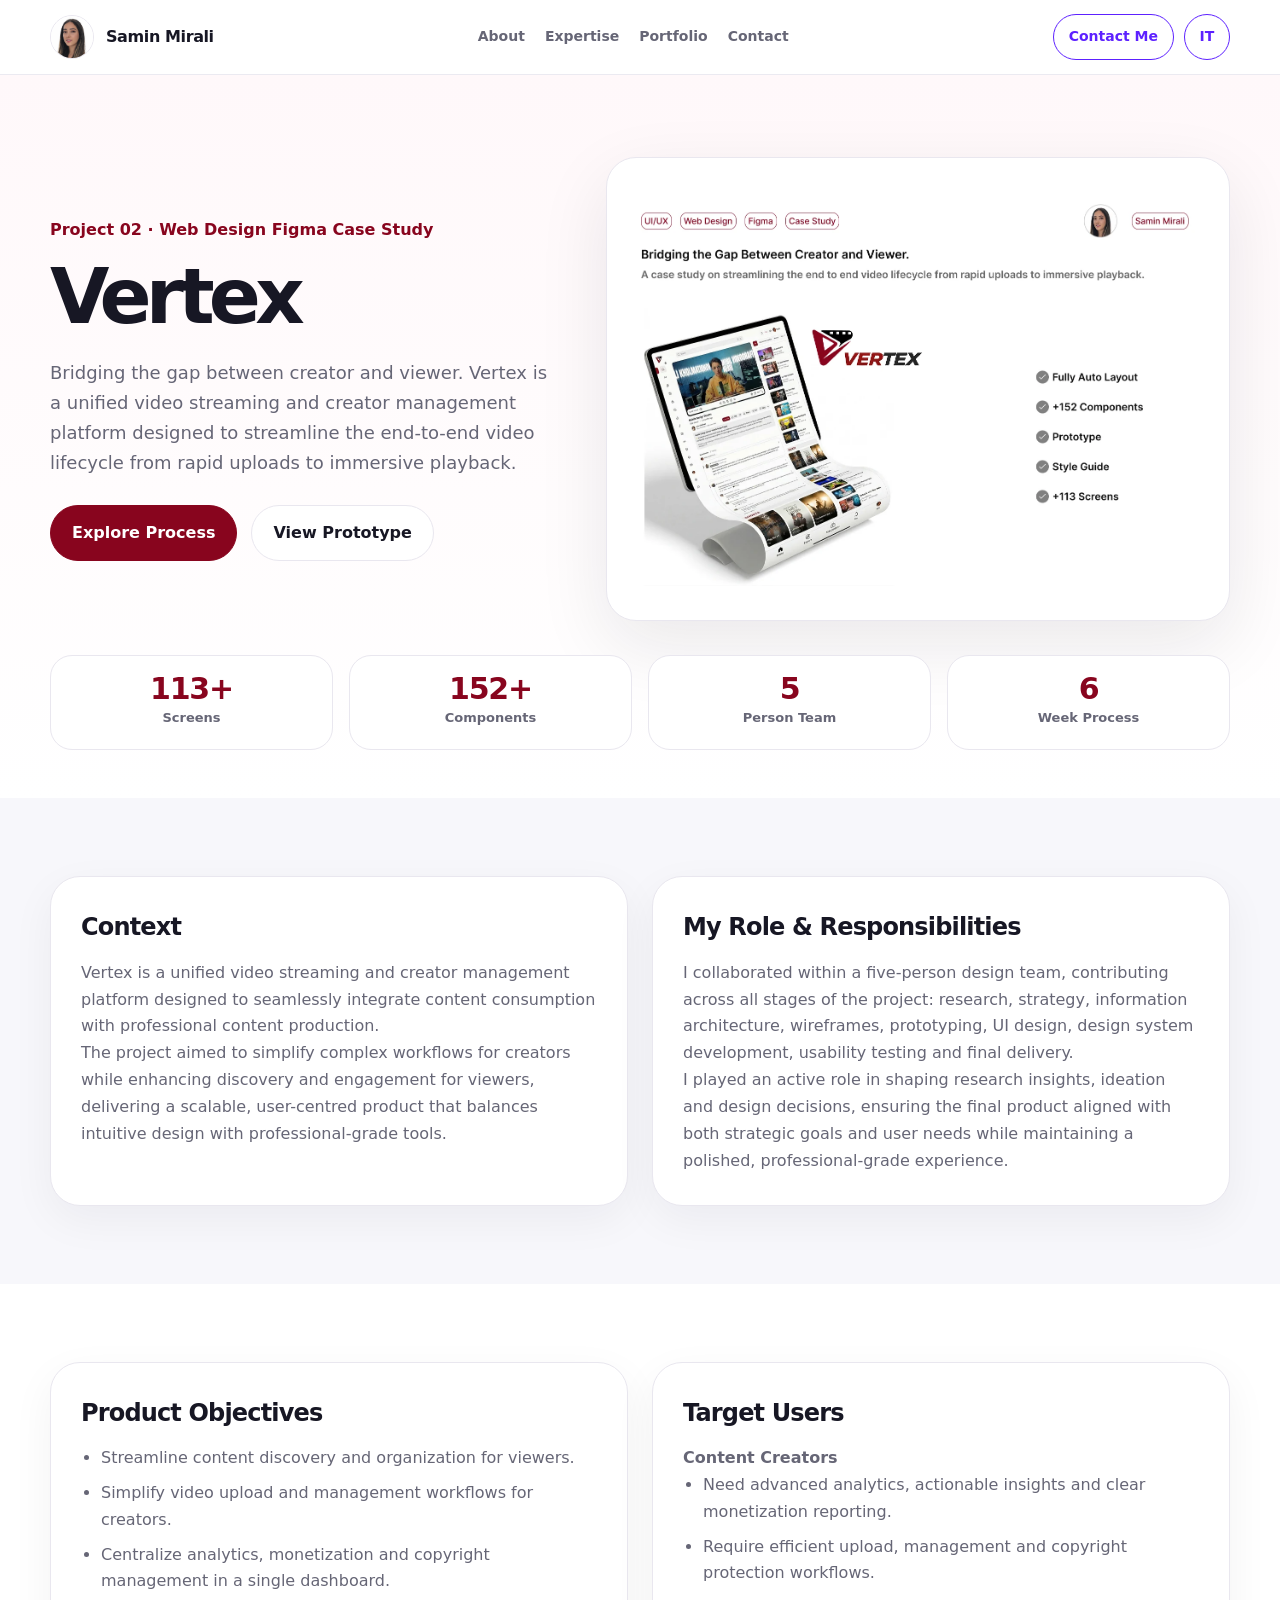
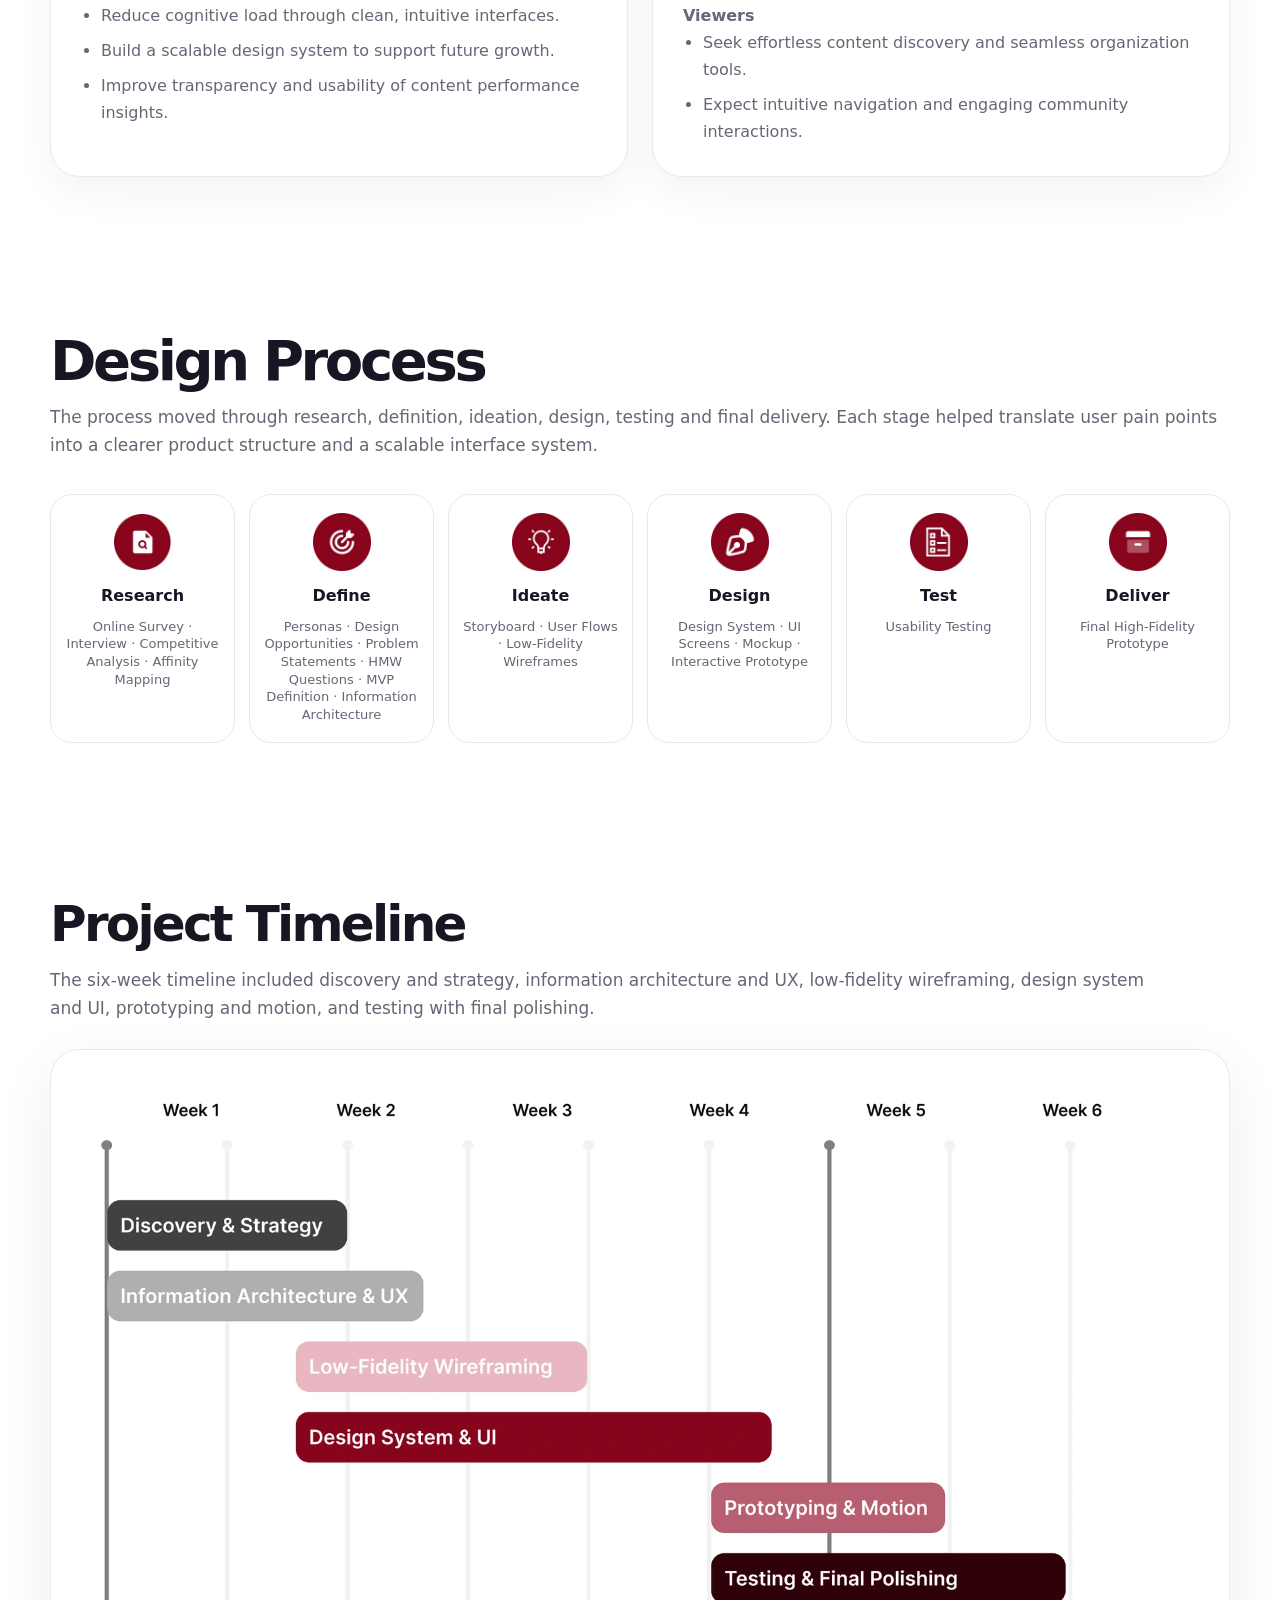
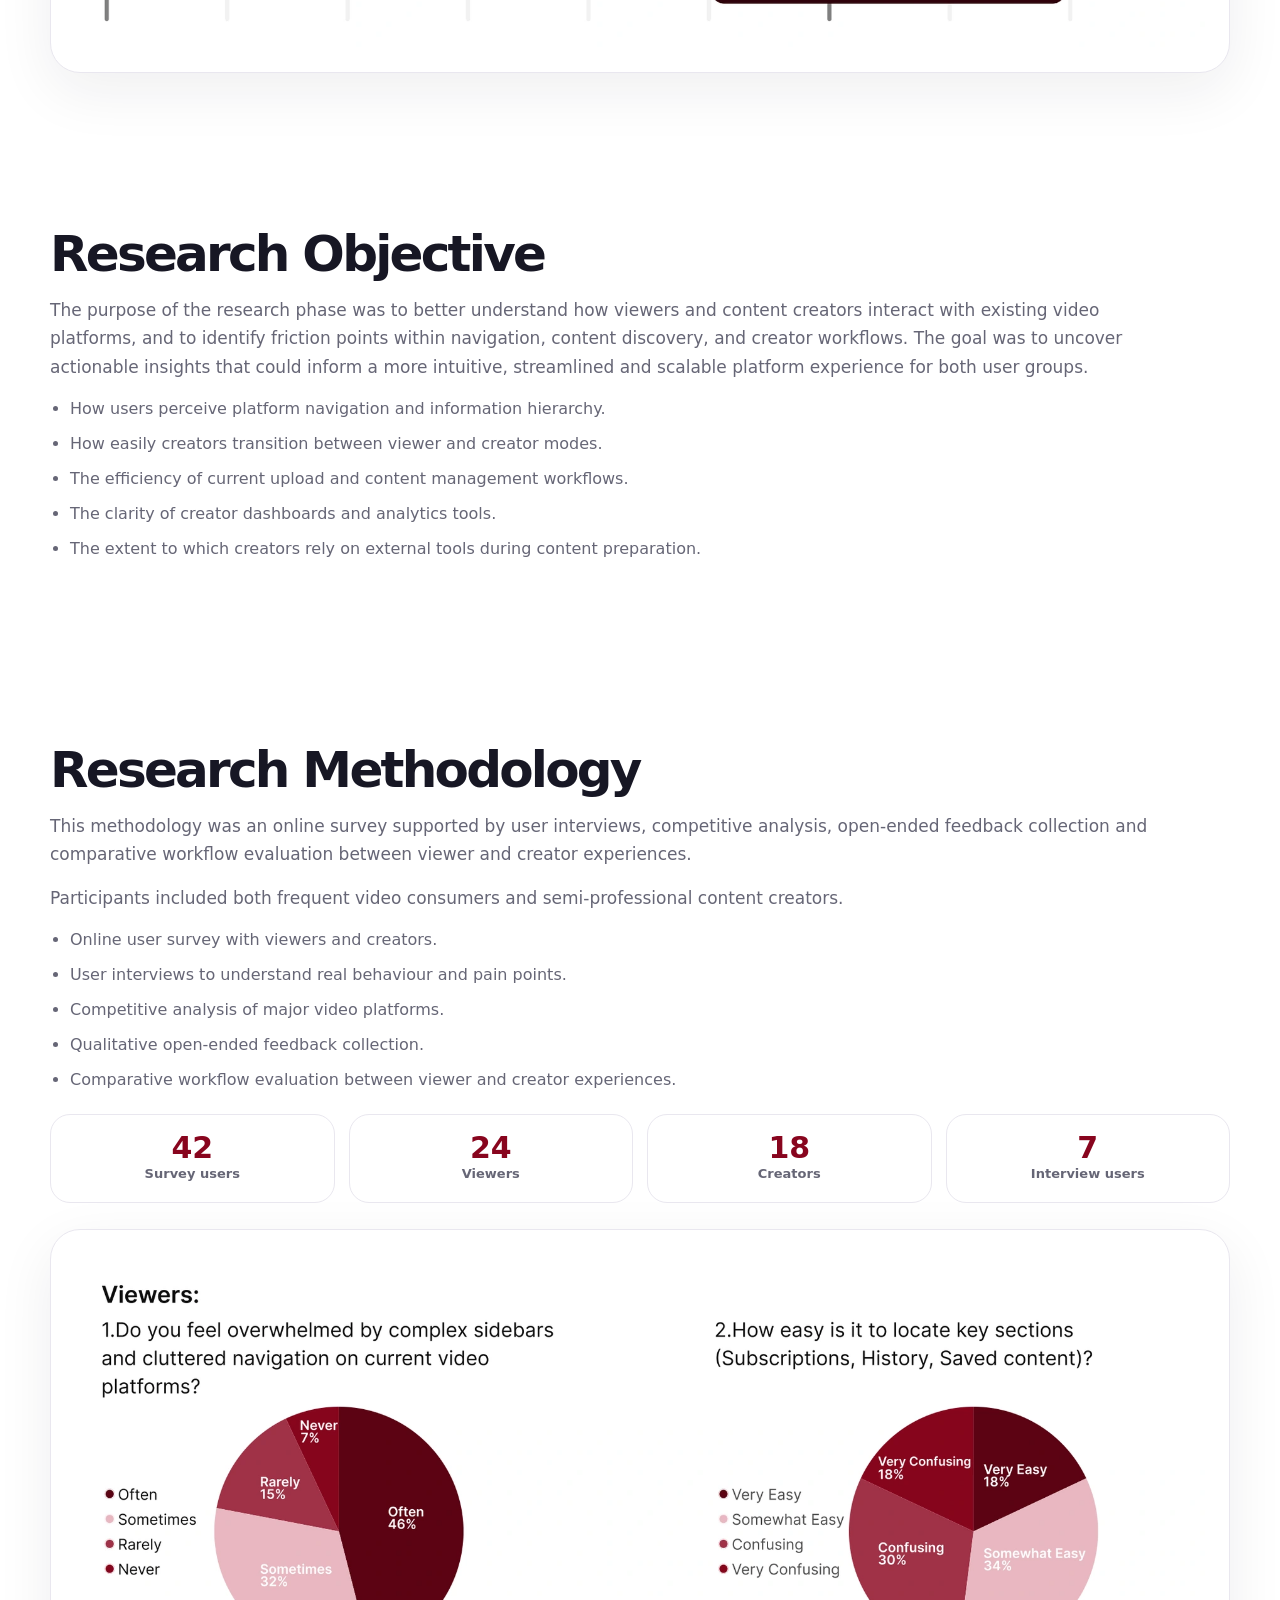
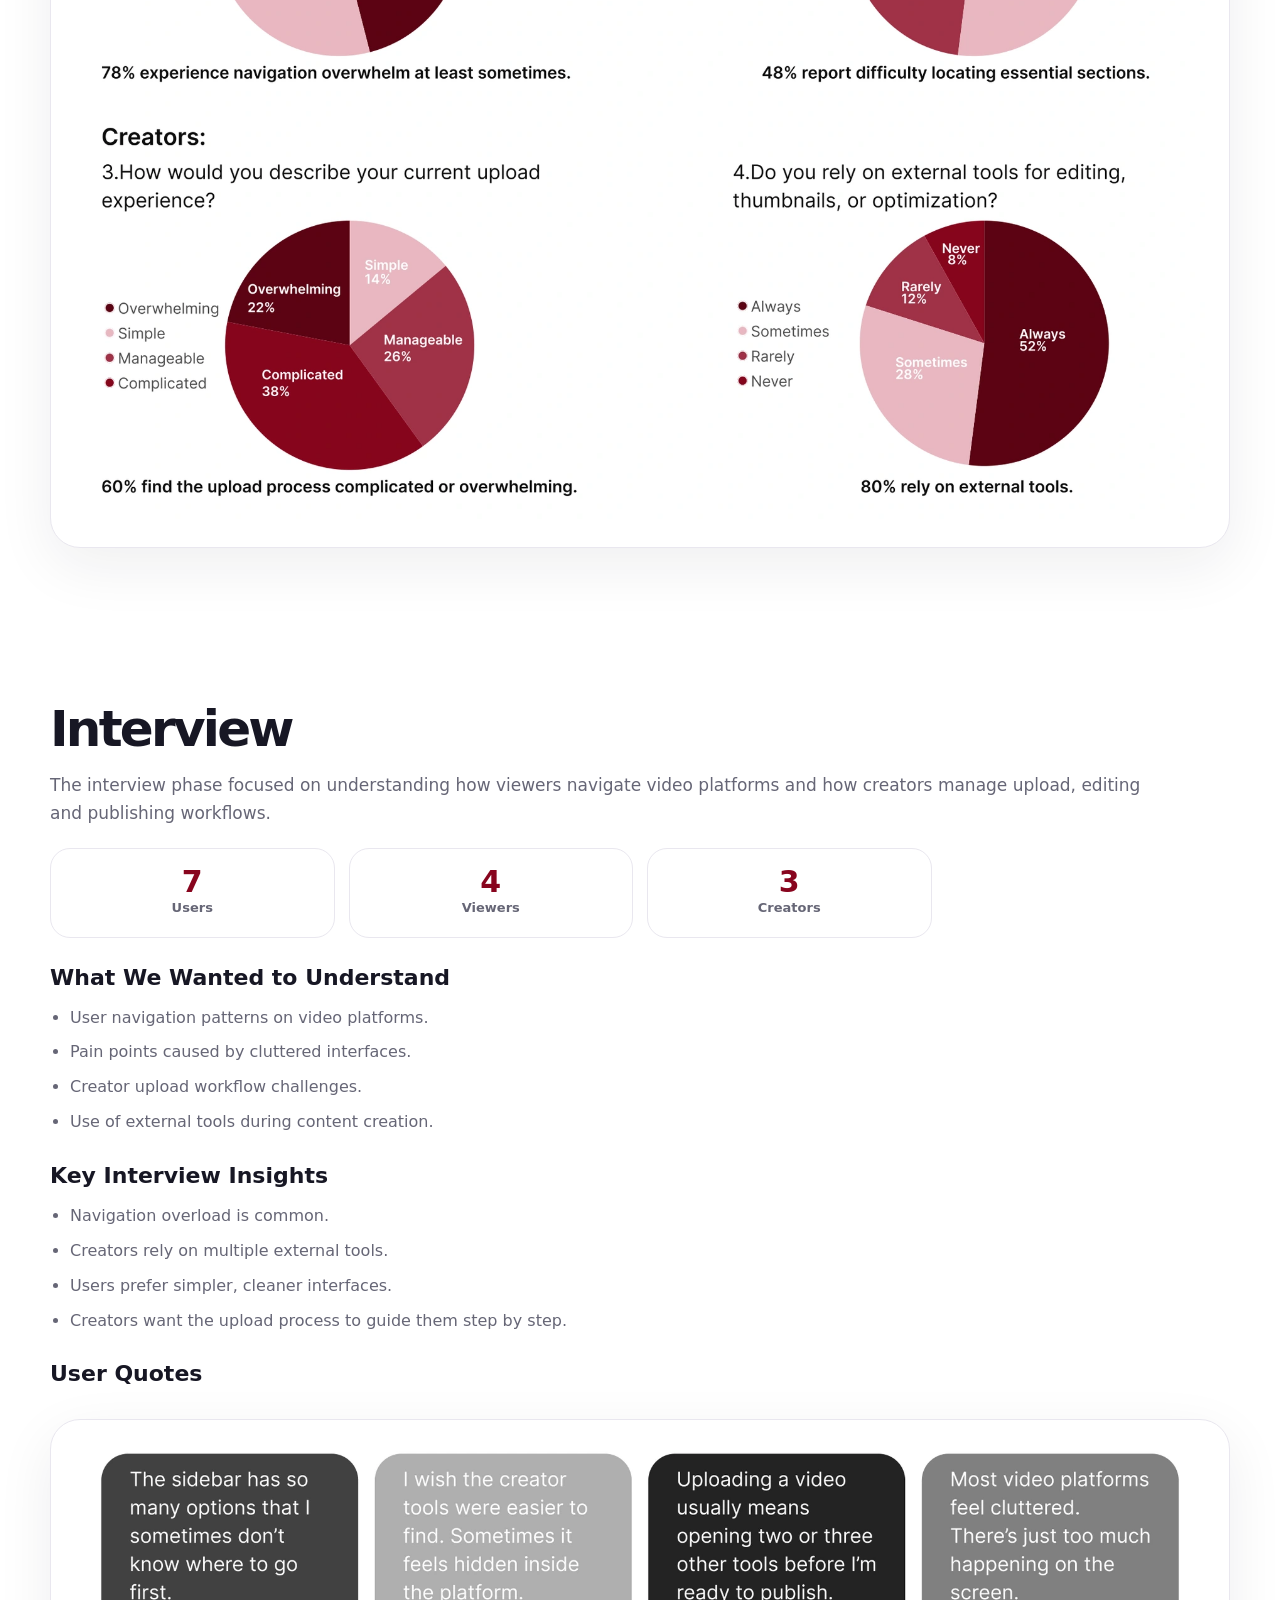
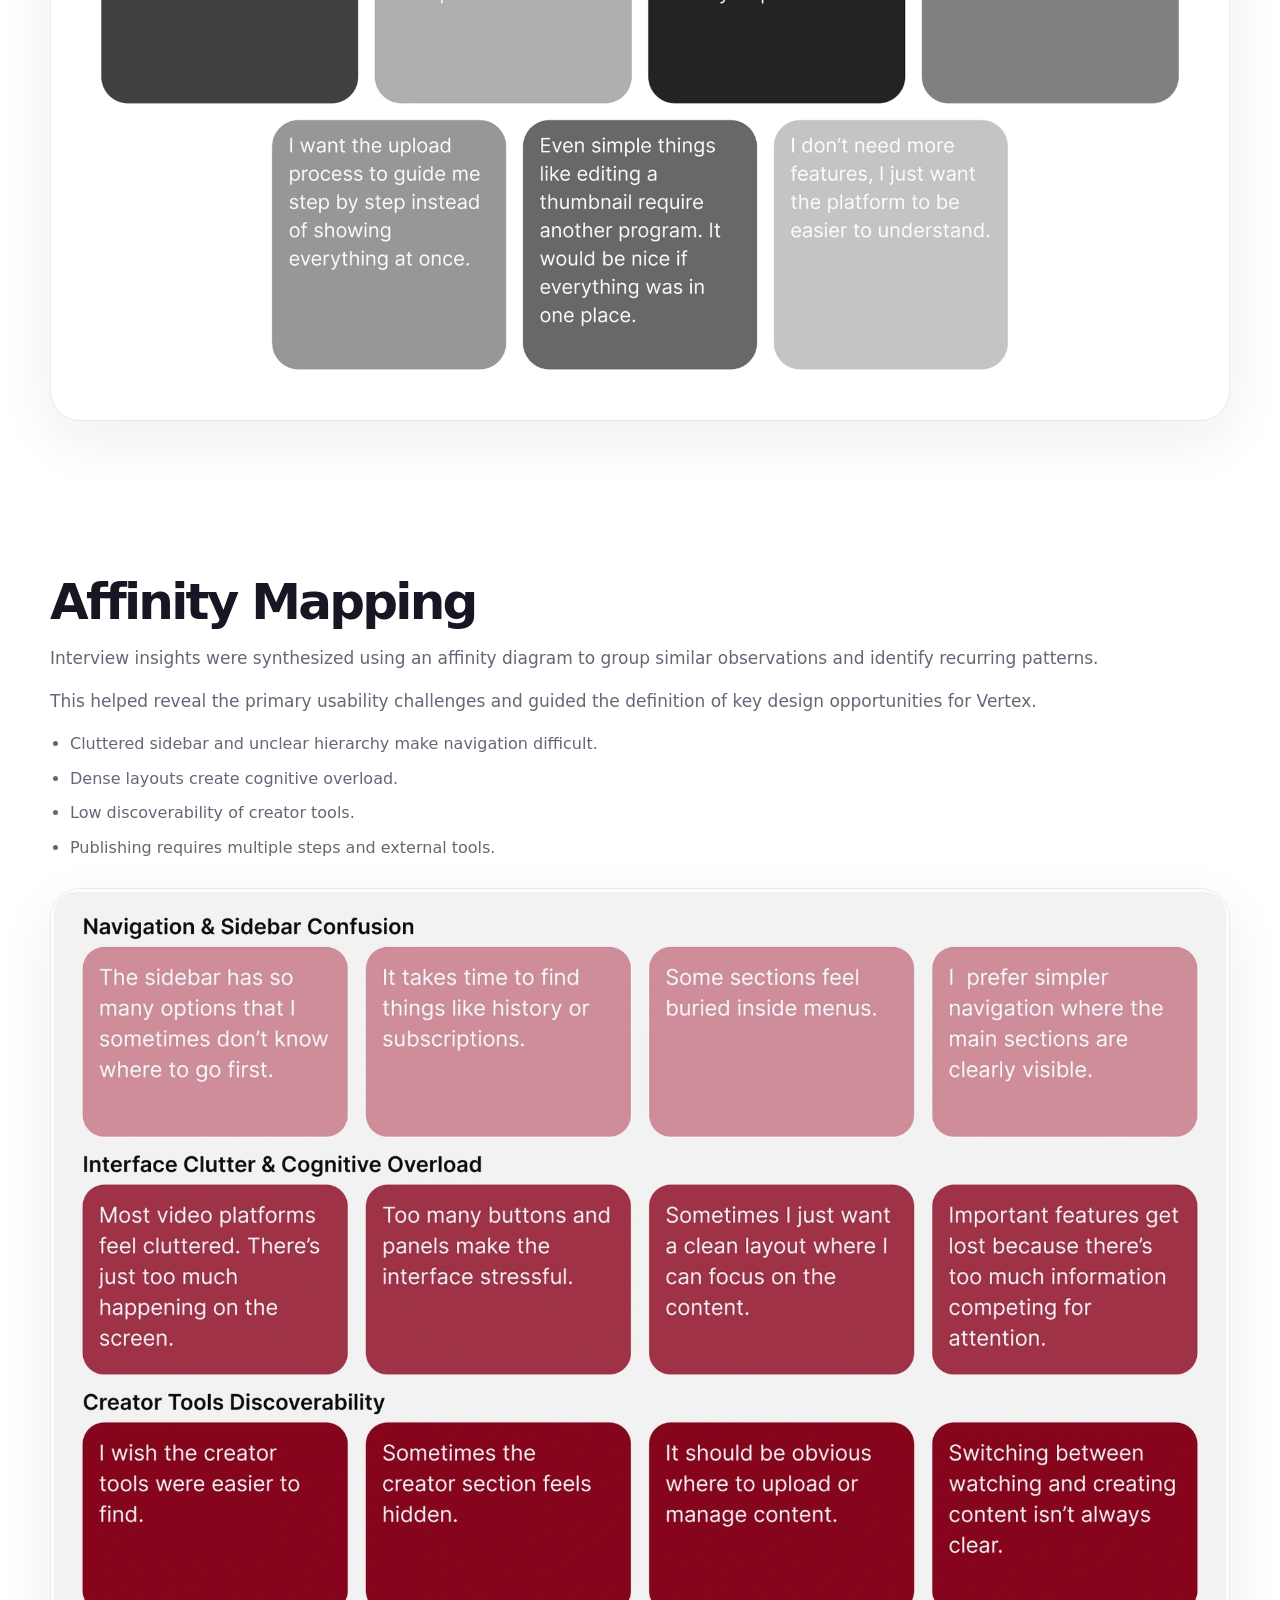
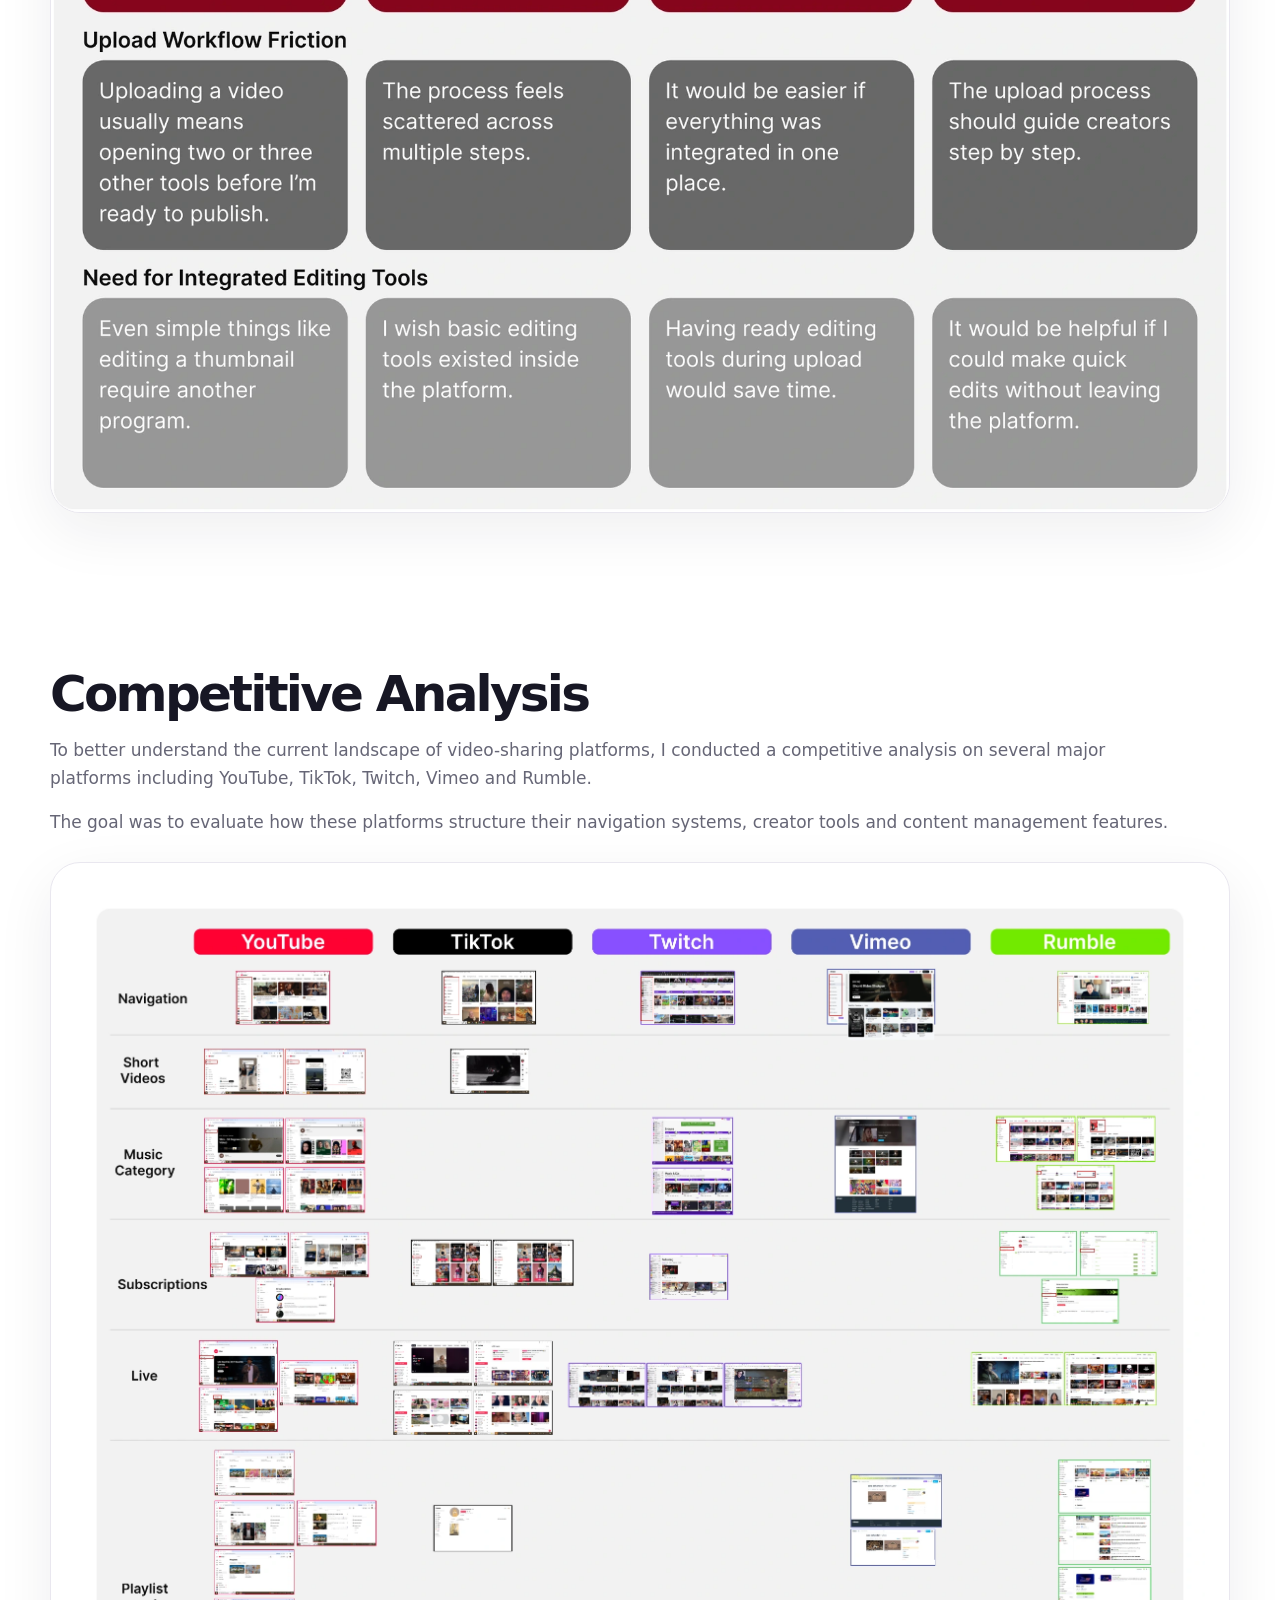
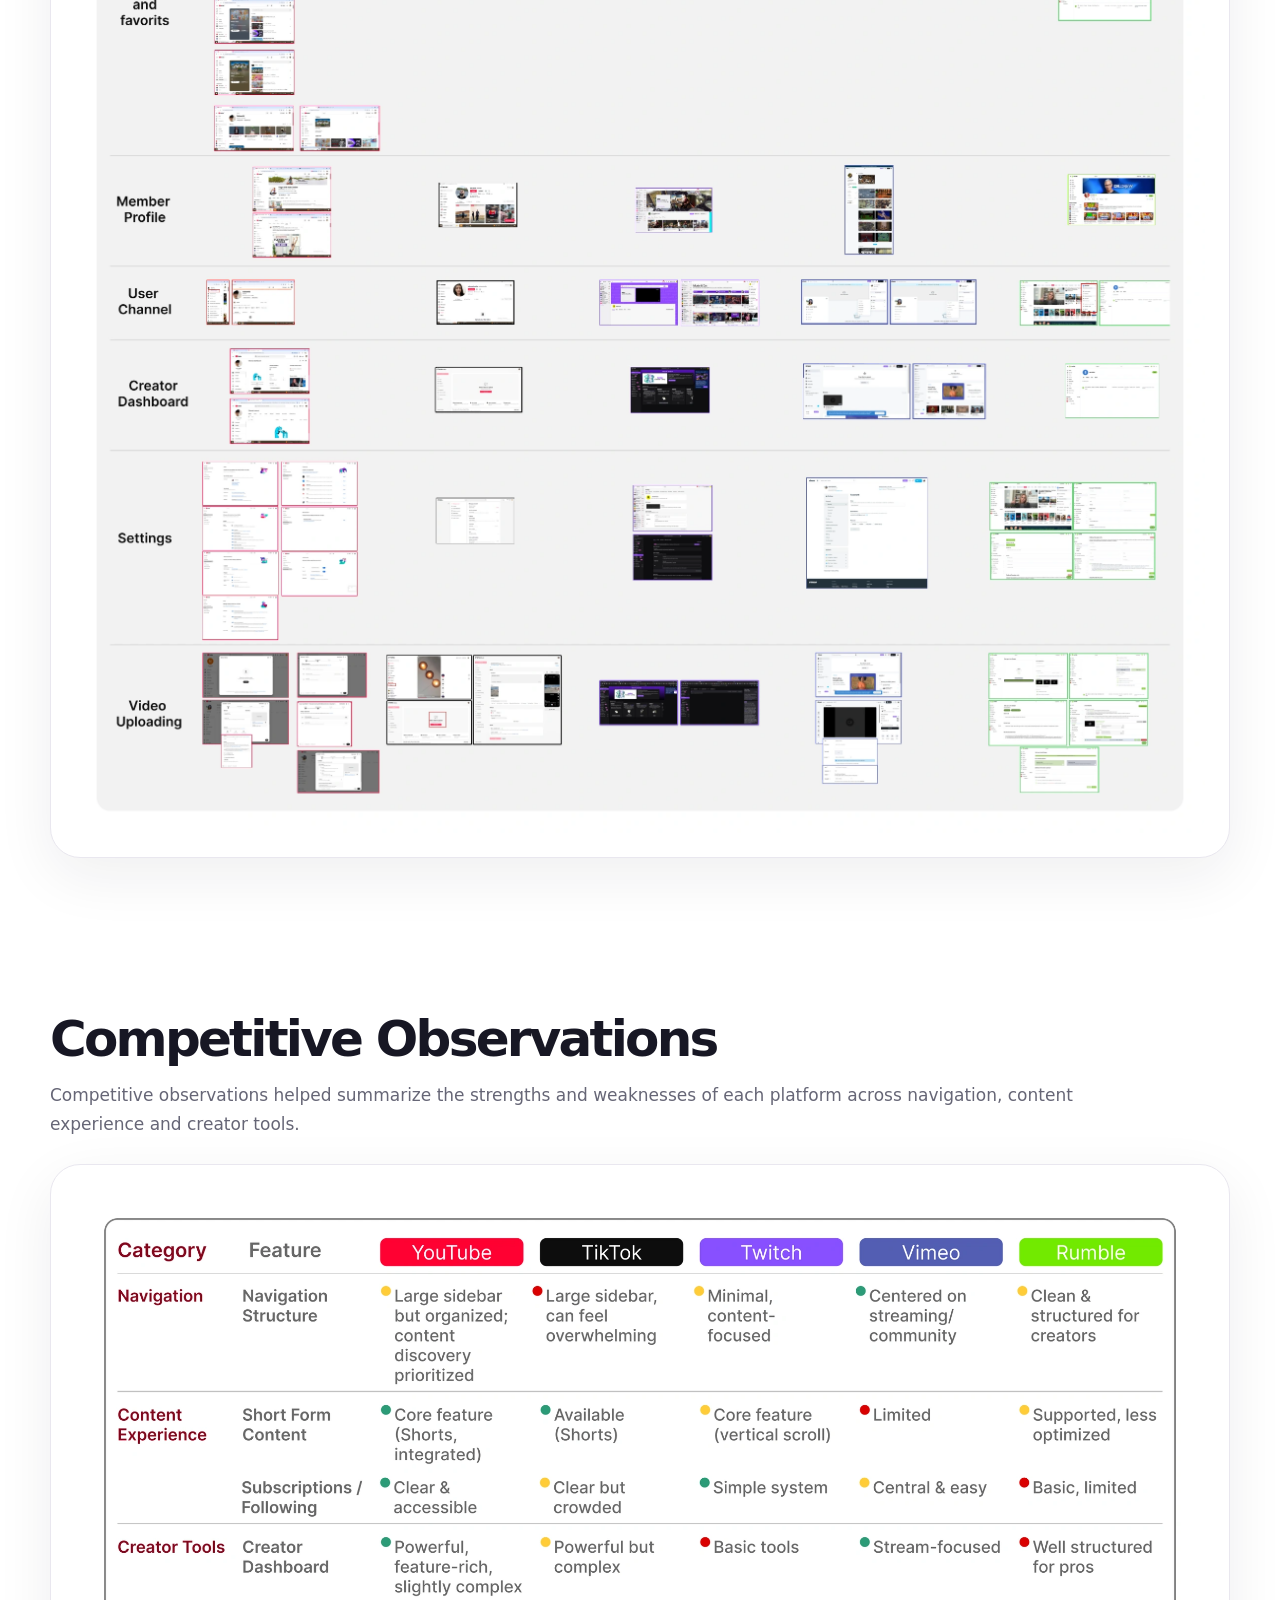
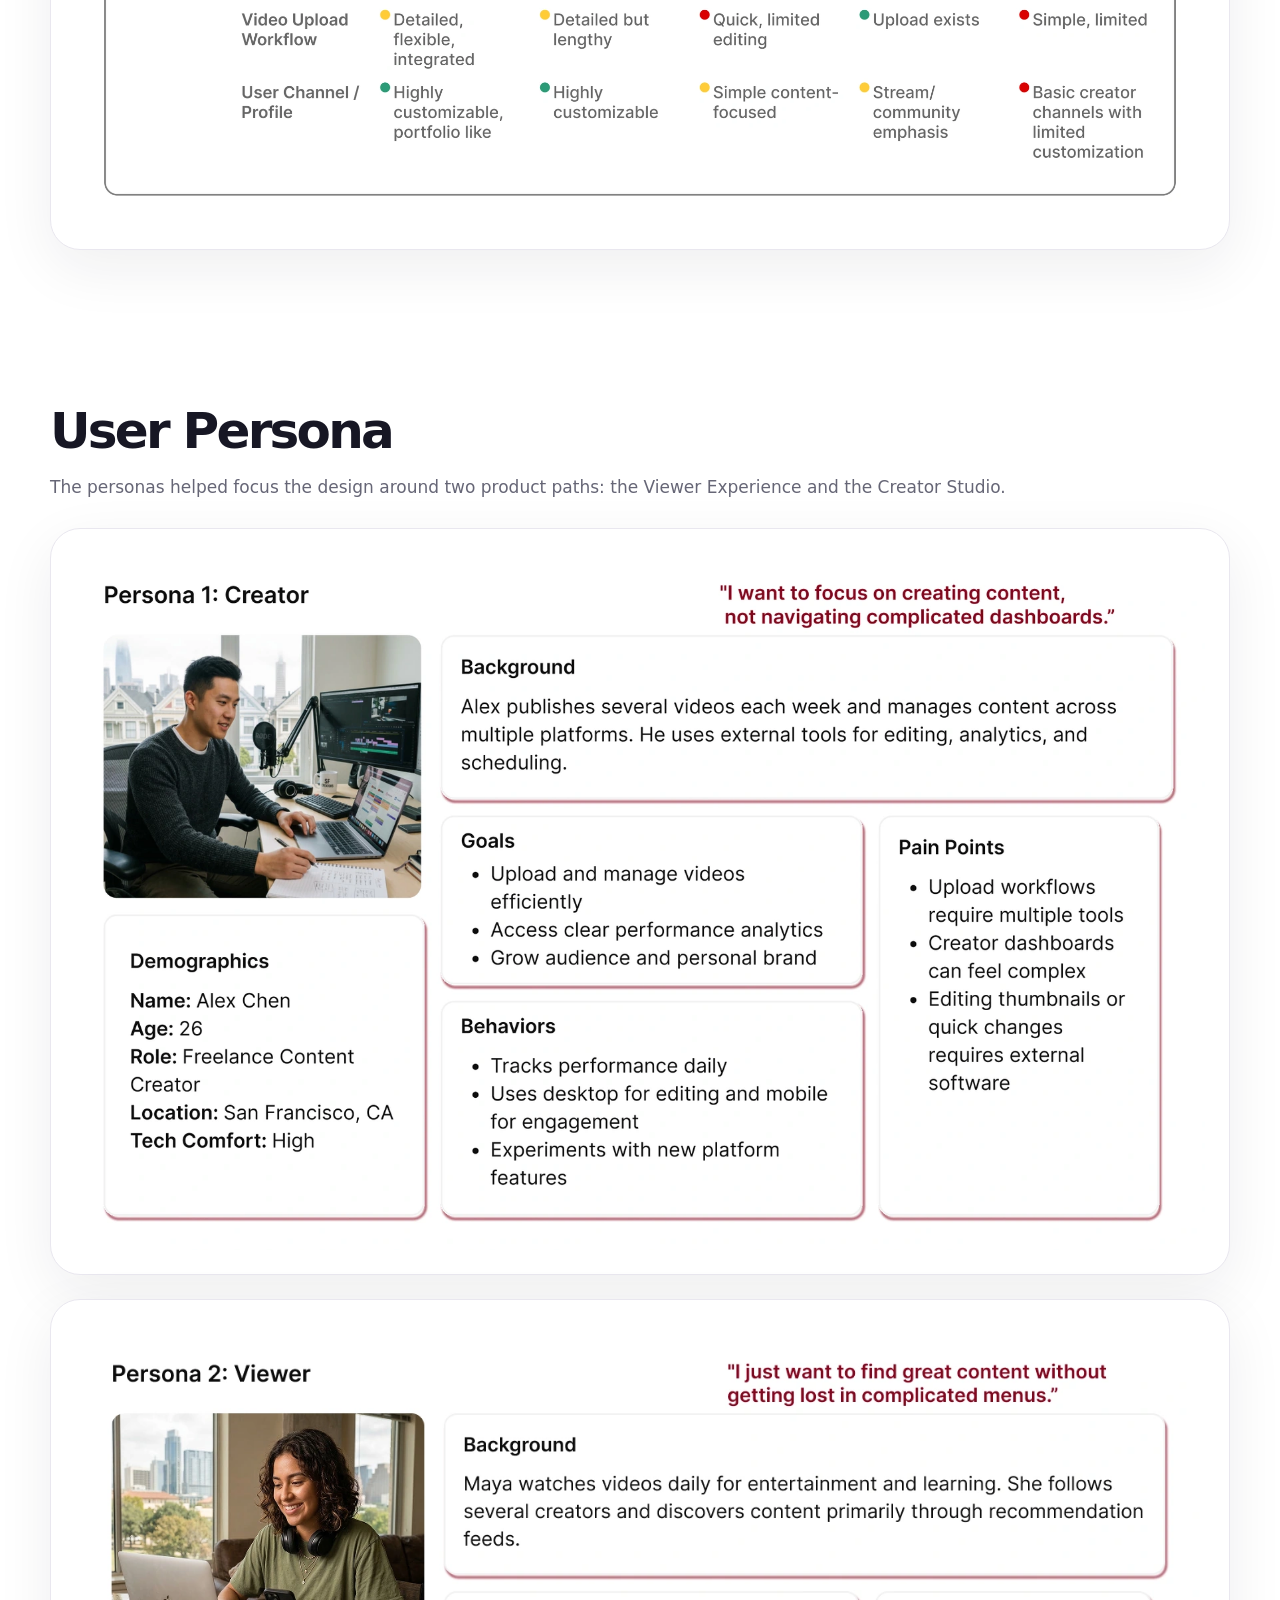
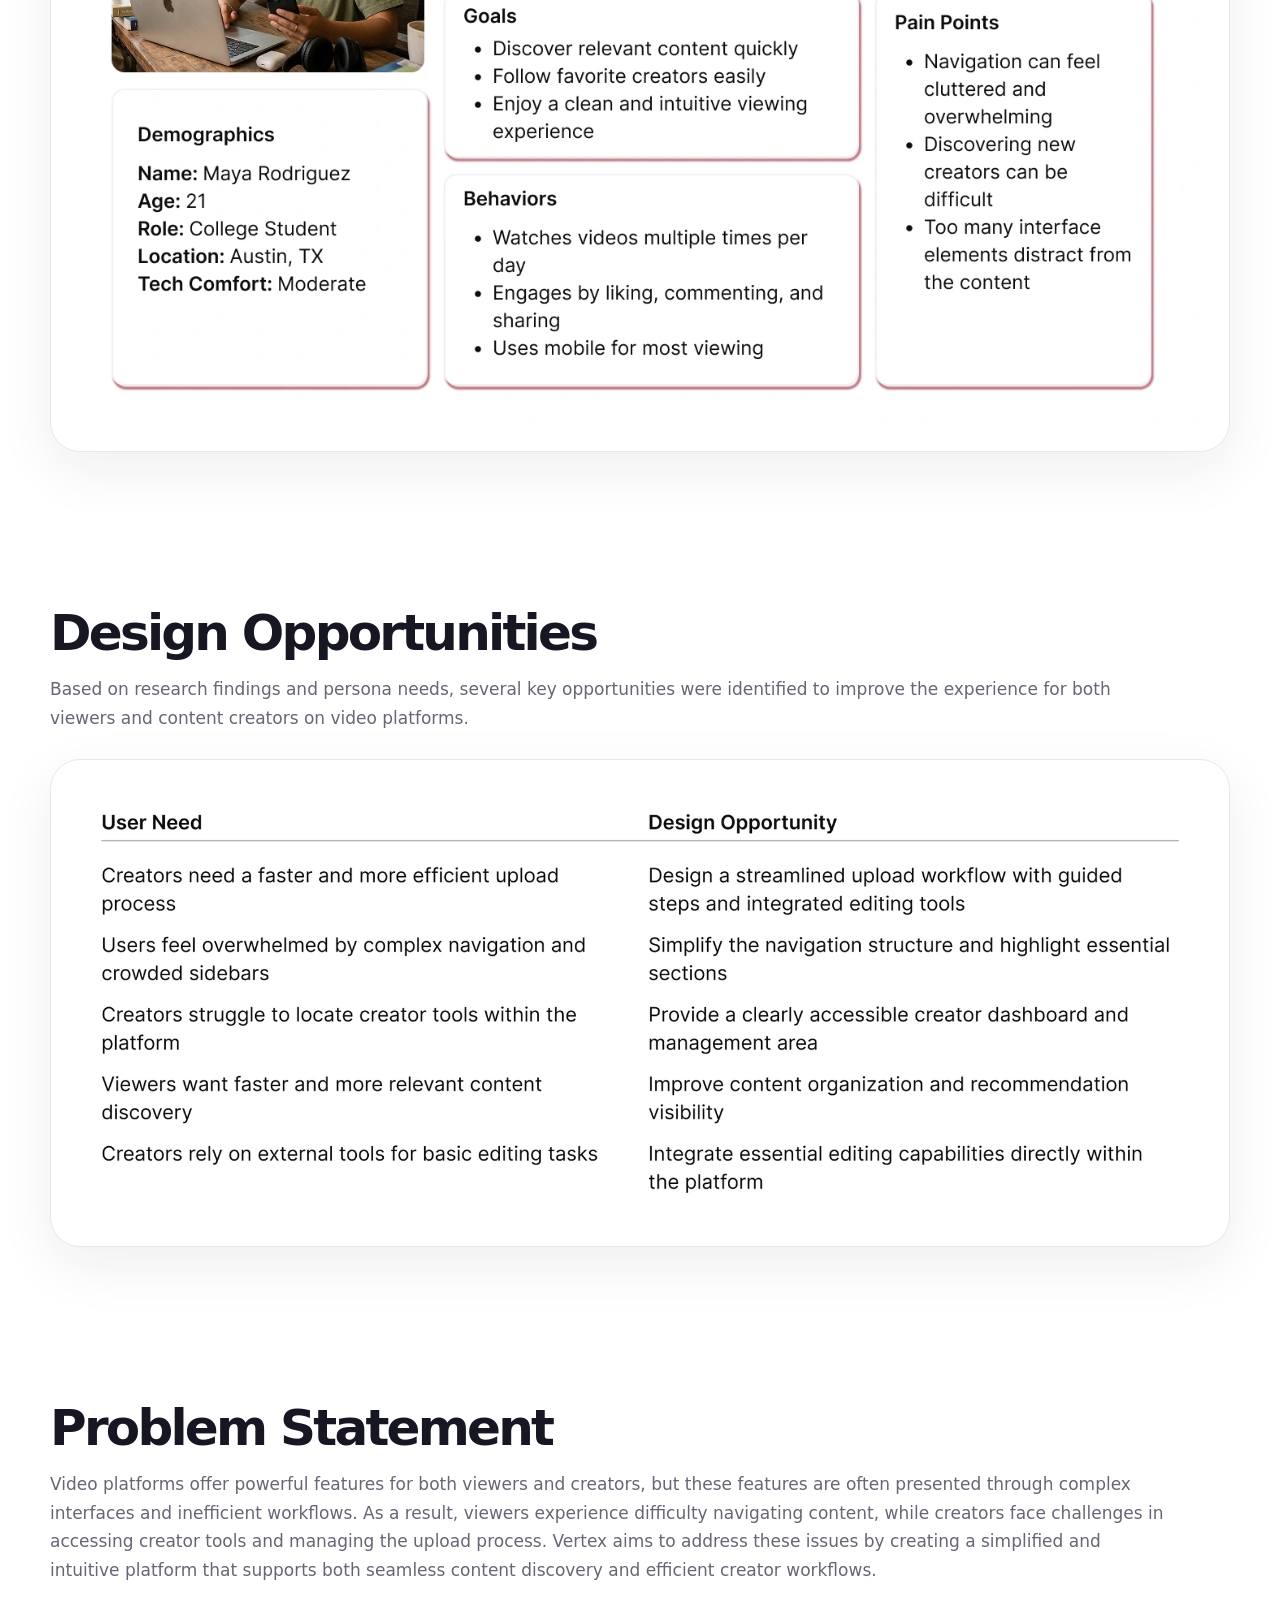
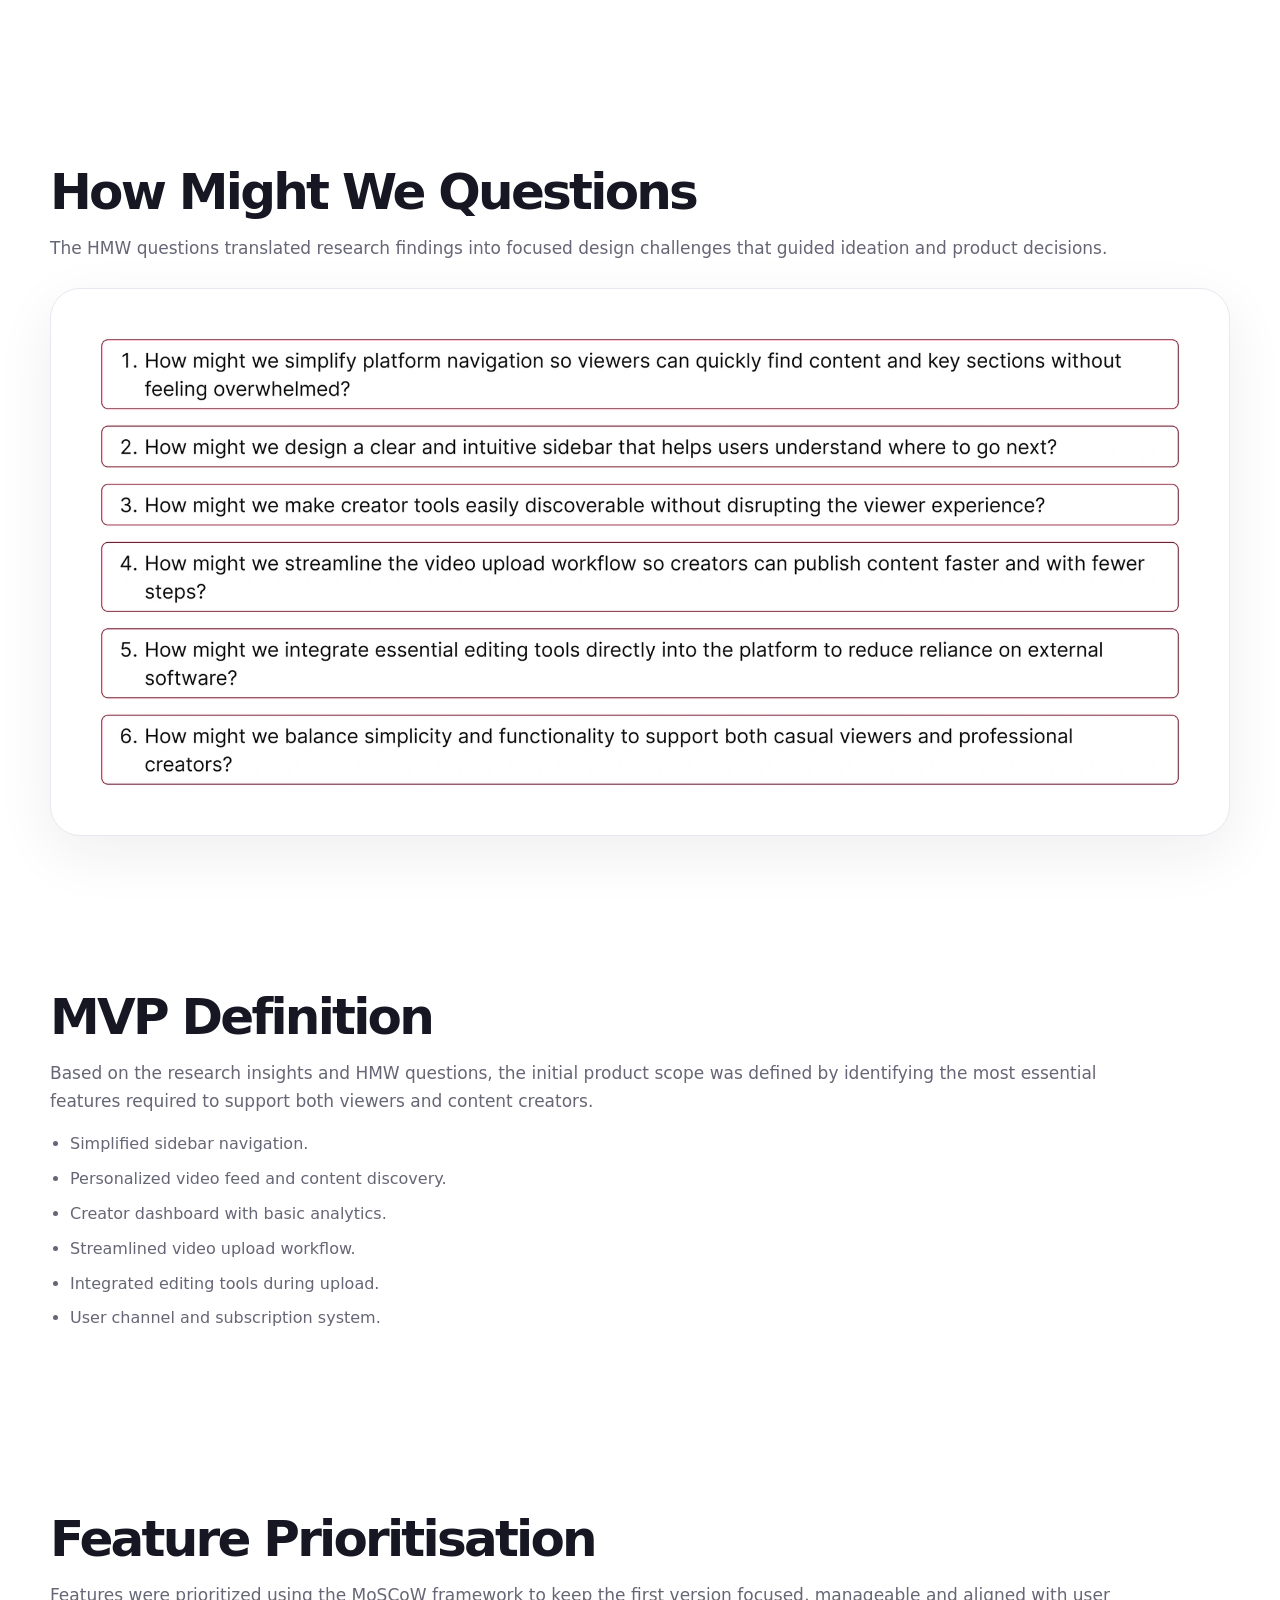
<file: vertex.html>
<!DOCTYPE html>
<html lang="en">
<head>
<meta charset="UTF-8"><meta name="viewport" content="width=device-width, initial-scale=1.0">
<title data-i18n="t264">Vertex Case Study | Samin Mirali</title>
<meta name="description" content="Vertex video sharing platform UX/UI case study by Samin Mirali." data-i18n-content="t265">
<link rel="stylesheet" href="style.css">
<script src="i18n.js" defer></script>
</head>
<body>
<header class="nav">
  <div class="container nav-inner">
    <a class="brand" href="index.html">
      <img src="assets/samin-headshot.webp" alt="Samin Mirali headshot" data-i18n-alt="t002">
      <span data-i18n="t003">Samin Mirali</span>
    </a>
    <nav class="links" aria-label="Main navigation" data-i18n-aria-label="t004">
      <a href="index.html#about" data-i18n="t005">About</a>
      <a href="index.html#expertise" data-i18n="t006">Expertise</a>
      <a href="index.html#portfolio" data-i18n="t007">Portfolio</a>
      <a href="index.html#contact" data-i18n="t008">Contact</a>
    </nav>
    <div class="nav-actions">
      <a class="nav-cta" href="mailto:samin.mirali2022@gmail.com" data-i18n="t009">Contact Me</a>
      <button class="language-toggle" type="button" data-language-toggle hidden aria-label="Switch to Italian">IT</button>
    </div>
  </div>
</header>

<main>
<section class="case-hero wine-bg">
  <div class="container case-top">
    <div>
      <div class="kicker" style="color:var(--wine)" data-i18n="t266">Project 02 · Web Design Figma Case Study</div>
      <h1 data-i18n="t055">Vertex</h1>
      <p data-i18n="t267">Bridging the gap between creator and viewer. Vertex is a unified video streaming and creator management platform designed to streamline the end-to-end video lifecycle from rapid uploads to immersive playback.</p>
      <div class="actions"><a class="btn wine" href="#process" data-i18n="t076">Explore Process</a><a class="btn" href="https://www.figma.com/proto/tfAWvwhv7mRJw5zHxiCCD1/Vertex-Video-sharing-website-?node-id=7040-110007&viewport=-555%2C301%2C0.19&t=ePOzIaD0b5JoBbcb-1&scaling=min-zoom&content-scaling=fixed&starting-point-node-id=7040%3A110007&page-id=1%3A4" target="_blank" rel="noopener" data-i18n="t268">View Prototype</a></div>
    </div>
    <div class="case-visual centered-preview"><img src="assets/vertex-cover.webp" alt="Vertex case study cover" data-i18n-alt="t269"></div>
  </div>
  <div class="container meta-grid">
    <div class="meta wine"><strong data-i18n="t270">113+</strong><span data-i18n="t271">Screens</span></div>
    <div class="meta wine"><strong data-i18n="t272">152+</strong><span data-i18n="t084">Components</span></div>
    <div class="meta wine"><strong data-i18n="t121">5</strong><span data-i18n="t273">Person Team</span></div>
    <div class="meta wine"><strong data-i18n="t124">6</strong><span data-i18n="t274">Week Process</span></div>
  </div>
</section>

<section class="problem">
  <div class="container grid-2">
    <div class="card">
      <h3 data-i18n="t087">Context</h3>
      <p data-i18n="t275">Vertex is a unified video streaming and creator management platform designed to seamlessly integrate content consumption with professional content production.</p>
      <p data-i18n="t276">The project aimed to simplify complex workflows for creators while enhancing discovery and engagement for viewers, delivering a scalable, user-centred product that balances intuitive design with professional-grade tools.</p>
    </div>
    <div class="card">
      <h3 data-i18n="t277">My Role & Responsibilities</h3>
      <p data-i18n="t278">I collaborated within a five-person design team, contributing across all stages of the project: research, strategy, information architecture, wireframes, prototyping, UI design, design system development, usability testing and final delivery.</p>
      <p data-i18n="t279">I played an active role in shaping research insights, ideation and design decisions, ensuring the final product aligned with both strategic goals and user needs while maintaining a polished, professional-grade experience.</p>
    </div>
  </div>
</section>

<section>
  <div class="container grid-2">
    <div class="card">
      <h3 data-i18n="t280">Product Objectives</h3>
      <ul>
        <li data-i18n="t281">Streamline content discovery and organization for viewers.</li>
        <li data-i18n="t282">Simplify video upload and management workflows for creators.</li>
        <li data-i18n="t283">Centralize analytics, monetization and copyright management in a single dashboard.</li>
        <li data-i18n="t284">Reduce cognitive load through clean, intuitive interfaces.</li>
        <li data-i18n="t285">Build a scalable design system to support future growth.</li>
        <li data-i18n="t286">Improve transparency and usability of content performance insights.</li>
      </ul>
    </div>
    <div class="card">
      <h3 data-i18n="t287">Target Users</h3>
      <p><strong data-i18n="t288">Content Creators</strong></p>
      <ul><li data-i18n="t289">Need advanced analytics, actionable insights and clear monetization reporting.</li><li data-i18n="t290">Require efficient upload, management and copyright protection workflows.</li></ul>
      <p style="margin-top:16px;"><strong data-i18n="t291">Viewers</strong></p>
      <ul><li data-i18n="t292">Seek effortless content discovery and seamless organization tools.</li><li data-i18n="t293">Expect intuitive navigation and engaging community interactions.</li></ul>
    </div>
  </div>
</section>

<section id="process">
  <div class="container">
    <div class="section-head">
      <h2 data-i18n="t107">Design Process</h2>
      <p data-i18n="t294">The process moved through research, definition, ideation, design, testing and final delivery. Each stage helped translate user pain points into a clearer product structure and a scalable interface system.</p>
    </div>
    <div class="process">
      <div class="step wine"><img class="process-icon" src="assets/vertex-research-icon.webp" alt="Research icon" data-i18n-alt="t295"><strong data-i18n="t296">Research</strong><span data-i18n="t297">Online Survey · Interview · Competitive Analysis · Affinity Mapping</span></div>
      <div class="step wine"><img class="process-icon" src="assets/vertex-process-2.webp" alt="Define icon" data-i18n-alt="t298"><strong data-i18n="t113">Define</strong><span data-i18n="t299">Personas · Design Opportunities · Problem Statements · HMW Questions · MVP Definition · Information Architecture</span></div>
      <div class="step wine"><img class="process-icon" src="assets/vertex-process-3.webp" alt="Ideate icon" data-i18n-alt="t300"><strong data-i18n="t301">Ideate</strong><span data-i18n="t302">Storyboard · User Flows · Low-Fidelity Wireframes</span></div>
      <div class="step wine"><img class="process-icon" src="assets/vertex-process-4.webp" alt="Design icon" data-i18n-alt="t303"><strong data-i18n="t304">Design</strong><span data-i18n="t305">Design System · UI Screens · Mockup · Interactive Prototype</span></div>
      <div class="step wine"><img class="process-icon" src="assets/vertex-process-5.webp" alt="Test icon" data-i18n-alt="t306"><strong data-i18n="t307">Test</strong><span data-i18n="t308">Usability Testing</span></div>
      <div class="step wine"><img class="process-icon" src="assets/vertex-process-6.webp" alt="Deliver icon" data-i18n-alt="t309"><strong data-i18n="t125">Deliver</strong><span data-i18n="t310">Final High-Fidelity Prototype</span></div>
    </div>
  </div>
</section>


<section class="case-section">
  <div class="container">
    <div class="content">
      <h2 data-i18n="t127">Project Timeline</h2>
      <p data-i18n="t311">The six-week timeline included discovery and strategy, information architecture and UX, low-fidelity wireframing, design system and UI, prototyping and motion, and testing with final polishing.</p>
      
      
    </div>
    <div class="visual-card pad-image"><img src="assets/vertex-project-timeline-final.webp" alt="Project Timeline" data-i18n-alt="t127"></div>
  </div>
</section>



<section class="case-section">
  <div class="container">
    <div class="content">
      <h2 data-i18n="t312">Research Objective</h2>
      <p data-i18n="t313">The purpose of the research phase was to better understand how viewers and content creators interact with existing video platforms, and to identify friction points within navigation, content discovery, and creator workflows. The goal was to uncover actionable insights that could inform a more intuitive, streamlined and scalable platform experience for both user groups.</p>
      <ul><li data-i18n="t314">How users perceive platform navigation and information hierarchy.</li><li data-i18n="t315">How easily creators transition between viewer and creator modes.</li><li data-i18n="t316">The efficiency of current upload and content management workflows.</li><li data-i18n="t317">The clarity of creator dashboards and analytics tools.</li><li data-i18n="t318">The extent to which creators rely on external tools during content preparation.</li></ul>
      
    </div>
    
  </div>
</section>



<section class="case-section">
  <div class="container">
    <div class="content">
      <h2 data-i18n="t319">Research Methodology</h2>
      <p data-i18n="t320">This methodology was an online survey supported by user interviews, competitive analysis, open-ended feedback collection and comparative workflow evaluation between viewer and creator experiences.</p><p data-i18n="t321">Participants included both frequent video consumers and semi-professional content creators.</p>
      <ul><li data-i18n="t322">Online user survey with viewers and creators.</li><li data-i18n="t323">User interviews to understand real behaviour and pain points.</li><li data-i18n="t324">Competitive analysis of major video platforms.</li><li data-i18n="t325">Qualitative open-ended feedback collection.</li><li data-i18n="t326">Comparative workflow evaluation between viewer and creator experiences.</li></ul>
      <div class="stat-list"><div class="stat wine"><strong data-i18n="t327">42</strong><span data-i18n="t328">Survey users</span></div><div class="stat wine"><strong data-i18n="t329">24</strong><span data-i18n="t291">Viewers</span></div><div class="stat wine"><strong data-i18n="t160">18</strong><span data-i18n="t330">Creators</span></div><div class="stat wine"><strong data-i18n="t331">7</strong><span data-i18n="t332">Interview users</span></div></div>
    </div>
    <div class="visual-card pad-image"><img src="assets/vertex-survey-viewers-final.webp" alt="Research Methodology" data-i18n-alt="t319"></div>
  </div>
</section>



<section class="case-section">
  <div class="container">
    <div class="content">
      <h2 data-i18n="t333">Interview</h2>
      <p data-i18n="t334">The interview phase focused on understanding how viewers navigate video platforms and how creators manage upload, editing and publishing workflows.</p>
      <div class="stat-list">
        <div class="stat wine"><strong data-i18n="t331">7</strong><span data-i18n="t245">Users</span></div>
        <div class="stat wine"><strong data-i18n="t118">4</strong><span data-i18n="t291">Viewers</span></div>
        <div class="stat wine"><strong data-i18n="t115">3</strong><span data-i18n="t330">Creators</span></div>
      </div>
      <h3 data-i18n="t335">What We Wanted to Understand</h3>
      <ul>
        <li data-i18n="t336">User navigation patterns on video platforms.</li>
        <li data-i18n="t337">Pain points caused by cluttered interfaces.</li>
        <li data-i18n="t338">Creator upload workflow challenges.</li>
        <li data-i18n="t339">Use of external tools during content creation.</li>
      </ul>
      <h3 data-i18n="t340">Key Interview Insights</h3>
      <ul>
        <li data-i18n="t341">Navigation overload is common.</li>
        <li data-i18n="t342">Creators rely on multiple external tools.</li>
        <li data-i18n="t343">Users prefer simpler, cleaner interfaces.</li>
        <li data-i18n="t344">Creators want the upload process to guide them step by step.</li>
      </ul>
      <h3 data-i18n="t345">User Quotes</h3>
    </div>
    <div class="visual-card pad-image"><img src="assets/vertex-user-quotes-notitle.webp" alt="User Quotes" data-i18n-alt="t345"></div>
  </div>
</section>




<section class="case-section">
  <div class="container">
    <div class="content">
      <h2 data-i18n="t346">Affinity Mapping</h2>
      <p data-i18n="t347">Interview insights were synthesized using an affinity diagram to group similar observations and identify recurring patterns.</p>
      <p data-i18n="t348">This helped reveal the primary usability challenges and guided the definition of key design opportunities for Vertex.</p>
      <ul>
        <li data-i18n="t349">Cluttered sidebar and unclear hierarchy make navigation difficult.</li>
        <li data-i18n="t350">Dense layouts create cognitive overload.</li>
        <li data-i18n="t351">Low discoverability of creator tools.</li>
        <li data-i18n="t352">Publishing requires multiple steps and external tools.</li>
      </ul>
    </div>
    <div class="visual-card full-bleed"><img src="assets/vertex-affinity-mapping-fill.webp" alt="Affinity Mapping" data-i18n-alt="t346"></div>
  </div>
</section>





<section class="case-section">
  <div class="container">
    <div class="content">
      <h2 data-i18n="t353">Competitive Analysis</h2>
      <p data-i18n="t354">To better understand the current landscape of video-sharing platforms, I conducted a competitive analysis on several major platforms including YouTube, TikTok, Twitch, Vimeo and Rumble.</p>
      <p data-i18n="t355">The goal was to evaluate how these platforms structure their navigation systems, creator tools and content management features.</p>
    </div>
    <div class="visual-card pad-image"><img src="assets/vertex-competitive-analysis-final.webp" alt="Competitive Analysis" data-i18n-alt="t353"></div>
  </div>
</section>





<section class="case-section">
  <div class="container">
    <div class="content">
      <h2 data-i18n="t356">Competitive Observations</h2>
      <p data-i18n="t357">Competitive observations helped summarize the strengths and weaknesses of each platform across navigation, content experience and creator tools.</p>
    </div>
    <div class="visual-card pad-image"><img src="assets/vertex-competitive-observations-fixed.webp" alt="Competitive Observations" data-i18n-alt="t356"></div>
  </div>
</section>



<section class="case-section">
  <div class="container">
    <div class="content">
      <h2 data-i18n="t179">User Persona</h2>
      <p data-i18n="t358">The personas helped focus the design around two product paths: the Viewer Experience and the Creator Studio.</p>
    </div>
    <div class="persona-stack">
      <div class="visual-card pad-image"><img src="assets/vertex-persona-1-final.webp" alt="Creator persona" data-i18n-alt="t359"></div>
      <div class="visual-card pad-image"><img src="assets/vertex-persona-2-final.webp" alt="Viewer persona" data-i18n-alt="t360"></div>
    </div>
  </div>
</section>


<section class="case-section">
  <div class="container">
    <div class="content">
      <h2 data-i18n="t361">Design Opportunities</h2>
      <p data-i18n="t362">Based on research findings and persona needs, several key opportunities were identified to improve the experience for both viewers and content creators on video platforms.</p>
      
      
    </div>
    <div class="visual-card pad-image"><img src="assets/vertex-design-opportunities-final.webp" alt="Design Opportunities" data-i18n-alt="t361"></div>
  </div>
</section>



<section class="case-section">
  <div class="container">
    <div class="content">
      <h2 data-i18n="t363">Problem Statement</h2>
      <p data-i18n="t364">Video platforms offer powerful features for both viewers and creators, but these features are often presented through complex interfaces and inefficient workflows. As a result, viewers experience difficulty navigating content, while creators face challenges in accessing creator tools and managing the upload process. Vertex aims to address these issues by creating a simplified and intuitive platform that supports both seamless content discovery and efficient creator workflows.</p>
      
      
    </div>
    
  </div>
</section>



<section class="case-section">
  <div class="container">
    <div class="content">
      <h2 data-i18n="t365">How Might We Questions</h2>
      <p data-i18n="t366">The HMW questions translated research findings into focused design challenges that guided ideation and product decisions.</p>
      
      
    </div>
    <div class="visual-card pad-image"><img src="assets/vertex-hmw-final.webp" alt="How Might We Questions" data-i18n-alt="t365"></div>
  </div>
</section>



<section class="case-section">
  <div class="container">
    <div class="content">
      <h2 data-i18n="t367">MVP Definition</h2>
      <p data-i18n="t368">Based on the research insights and HMW questions, the initial product scope was defined by identifying the most essential features required to support both viewers and content creators.</p>
      <ul><li data-i18n="t369">Simplified sidebar navigation.</li><li data-i18n="t370">Personalized video feed and content discovery.</li><li data-i18n="t371">Creator dashboard with basic analytics.</li><li data-i18n="t372">Streamlined video upload workflow.</li><li data-i18n="t373">Integrated editing tools during upload.</li><li data-i18n="t374">User channel and subscription system.</li></ul>
      
    </div>
    
  </div>
</section>



<section class="case-section">
  <div class="container">
    <div class="content">
      <h2 data-i18n="t375">Feature Prioritisation</h2>
      <p data-i18n="t376">Features were prioritized using the MoSCoW framework to keep the first version focused, manageable and aligned with user needs.</p>
      
      
    </div>
    <div class="visual-card pad-image"><img src="assets/vertex-feature-prioritization-final.webp" alt="Feature Prioritisation" data-i18n-alt="t375"></div>
  </div>
</section>



<section class="case-section">
  <div class="container">
    <div class="content">
      <h2 data-i18n="t377">Design Principles</h2>
      
      <ul><li data-i18n="t378">Clarity First: interfaces should remain simple and easy to understand, reducing cognitive overload for both viewers and creators.</li><li data-i18n="t379">Creator Accessibility: creator tools should be clearly visible and easy to access within the platform.</li><li data-i18n="t380">Streamlined Workflows: key tasks such as uploading and managing content should require as few steps as possible.</li><li data-i18n="t381">Integrated Creation Tools: essential editing and publishing tools should be available within the platform to reduce reliance on external software.</li></ul>
      
    </div>
    
  </div>
</section>


<section class="case-section">
  <div class="container">
    <div class="content">
      <h2 data-i18n="t382">Information Architecture</h2>
      <p data-i18n="t383">The platform structure was designed around two primary user paths: Viewer Experience for content discovery and video consumption, and Creator Studio for managing, uploading and analyzing content. Separating these experiences helps reduce interface complexity while keeping creator tools easily accessible.</p>
    </div>
    <div class="diagram-stack">
      <div class="visual-card pad-image"><img src="assets/vertex-ia-viewer.webp" alt="Viewer information architecture" data-i18n-alt="t384"></div>
      <div class="visual-card pad-image"><img src="assets/vertex-ia-creator.webp" alt="Creator studio information architecture" data-i18n-alt="t385"></div>
    </div>
  </div>
</section>


<section class="case-section">
  <div class="container">
    <div class="content">
      <h2 data-i18n="t386">Ideate Phase: Storyboard</h2>
      <p data-i18n="t387">The storyboard illustrates a typical creator scenario: Alex records a tutorial, needs editing tools, struggles with different platform formats, discovers Vertex, edits thumbnails and metadata inside the upload flow, and publishes without switching tools.</p>
      
      
    </div>
    <div class="visual-card pad-image"><img src="assets/vertex-storyboard.webp" alt="Ideate Phase: Storyboard" data-i18n-alt="t386"></div>
  </div>
</section>



<section class="case-section">
  <div class="container">
    <div class="content">
      <h2 data-i18n="t388">User Flow</h2>
      <p data-i18n="t389">The user flows mapped two journeys: discovering and watching a video as a viewer, and uploading and publishing content as a creator.</p>
      
      
    </div>
    <div class="visual-card pad-image"><img src="assets/vertex-flow.webp" alt="User Flow" data-i18n-alt="t388"></div>
  </div>
</section>



<section class="case-section">
  <div class="container">
    <div class="content">
      <h2 data-i18n="t390">Low-Fidelity Wireframes</h2>
      <p data-i18n="t391">Wireframes explored the Home page, Video Player, Explore page, Creator Dashboard, Upload Workflow and Integrated Editor.</p>
      
      
    </div>
    <div class="visual-card pad-image"><img src="assets/vertex-wireframes.webp" alt="Low-Fidelity Wireframes" data-i18n-alt="t390"></div>
  </div>
</section>



<section class="case-section">
  <div class="container">
    <div class="content">
      <h2 data-i18n="t054">Design System</h2>
      <p data-i18n="t392">The Vertex design system was created to ensure visual consistency, usability and scalability across the platform. The system focuses on clarity, minimalism and accessibility to reduce cognitive overload while supporting both viewers and creators.</p>
    </div>
    <div class="design-system-grid">
      <div class="design-system-card"><h3 data-i18n="t221">Color Palette</h3><p data-i18n="t393">The palette uses a primary burgundy system with tints, shadows, neutrals and semantic colors.</p><img src="assets/vertex-ds-color.webp" alt="Color Palette" data-i18n-alt="t221"></div>
      <div class="design-system-card"><h3 data-i18n="t224">Typography</h3><p data-i18n="t394">Inter typography supports readability, clarity and a professional product tone.</p><img src="assets/vertex-ds-typography-clean.webp" alt="Typography" data-i18n-alt="t224"></div>
      <div class="design-system-card"><h3 data-i18n="t395">Iconography</h3><p data-i18n="t396">Icon Pack: Magicoon. Icons support navigation, media controls and creator workflows.</p><img src="assets/vertex-ds-iconography-clean.webp" alt="Iconography" data-i18n-alt="t395"></div>
      <div class="design-system-card"><h3 data-i18n="t397">Corner Radius</h3><p data-i18n="t398">Radius values define consistent component shape and visual softness.</p><img src="assets/vertex-ds-radius.webp" alt="Corner Radius" data-i18n-alt="t397"></div>
      <div class="design-system-card"><h3 data-i18n="t399">Spacing</h3><p data-i18n="t400">Spacing creates hierarchy, alignment and rhythm across dense video interfaces.</p><img src="assets/vertex-ds-spacing.webp" alt="Spacing" data-i18n-alt="t399"></div>
      <div class="design-system-card"><h3 data-i18n="t401">Padding</h3><p data-i18n="t402">Padding values help components breathe and support consistent layout structure.</p><img src="assets/vertex-ds-padding.webp" alt="Padding" data-i18n-alt="t401"></div>
      <div class="design-system-card"><h3 data-i18n="t230">Grid</h3><p data-i18n="t403">Desktop and dashboard grids guide content layout and scalable screen design.</p><img src="assets/vertex-ds-grid.webp" alt="Grid" data-i18n-alt="t230"></div>
    </div>
  </div>
</section>



<section class="case-section">
  <div class="container">
    <div class="content">
      <h2 data-i18n="t084">Components</h2>
      <p data-i18n="t404">The component library includes buttons, cards, progress indicators, inputs, navigation states, media controls and reusable interface patterns. The system supports 152+ variants.</p>
      
      
    </div>
    <div class="visual-card pad-image"><img src="assets/vertex-components.webp" alt="Components" data-i18n-alt="t084"></div>
  </div>
</section>


<section class="case-section">
  <div class="container">
    <div class="content">
      <h2 data-i18n="t405">Mockups</h2>
      <p data-i18n="t406">The mockups show the final desktop experience across content discovery, live content, creator channel dashboard, upload editing and category pages.</p>
    </div>
    <div class="mockup-grid">
      <div class="visual-card"><img src="assets/mockup-vertex-1.webp" alt="Vertex mockup 1" data-i18n-alt="t407"></div>
      <div class="visual-card"><img src="assets/mockup-vertex-2.webp" alt="Vertex mockup 2" data-i18n-alt="t408"></div>
      <div class="visual-card"><img src="assets/mockup-vertex-3.webp" alt="Vertex mockup 3" data-i18n-alt="t409"></div>
      <div class="visual-card"><img src="assets/mockup-vertex-4.webp" alt="Vertex mockup 4" data-i18n-alt="t410"></div>
    </div>
  </div>
</section>


<section class="case-section">
  <div class="container">
    <div class="content">
      <h2 data-i18n="t411">Interactive Prototype</h2>
      <p data-i18n="t412">The interactive prototype was used to validate navigation, browsing, playback and creator workflow screens before final delivery.</p>
      
      
    </div>
    <div class="visual-card pad-image"><img src="assets/vertex-interactive-prototype-final.webp" alt="Interactive Prototype" data-i18n-alt="t411"></div>
  </div>
</section>



<section class="case-section">
  <div class="container">
    <div class="content">
      <h2 data-i18n="t308">Usability Testing</h2>
      <p data-i18n="t413">Usability testing helped identify navigation issues, validate key user flows and ensure a smoother experience for both viewers and creators.</p>
    </div>
    <div class="test-stack">
      <div class="visual-card pad-image"><img src="assets/vertex-usability-new-1.webp" alt="Usability Testing 1" data-i18n-alt="t414"></div>
      <div class="visual-card pad-image"><img src="assets/vertex-usability-new-2.webp" alt="Usability Testing 2" data-i18n-alt="t415"></div>
      <div class="visual-card pad-image"><img src="assets/vertex-usability-new-3.webp" alt="Usability Testing 3" data-i18n-alt="t416"></div>
    </div>
  </div>
</section>


<section class="case-section">
  <div class="container">
    <div class="content">
      <h2 data-i18n="t417">Deliver: Final Prototype</h2>
      <p data-i18n="t418">The final prototype demonstrates the polished end-to-end experience for viewers and creators.</p>
    </div>
    <div class="visual-card pad-image"><img src="assets/vertex-final-prototype-final.webp" alt="Final Prototype" data-i18n-alt="t419"></div>
    <div class="actions" style="justify-content:center;margin-top:28px;"><a class="btn wine" href="https://www.figma.com/proto/tfAWvwhv7mRJw5zHxiCCD1/Vertex-Video-sharing-website-?node-id=7040-110007&viewport=-555%2C301%2C0.19&t=ePOzIaD0b5JoBbcb-1&scaling=min-zoom&content-scaling=fixed&starting-point-node-id=7040%3A110007&page-id=1%3A4" target="_blank" rel="noopener" data-i18n="t420">View the Figma Prototype</a></div>
  </div>
</section>

</main>
<footer id="contact" class="footer">
  <div class="container footer-grid">
    <div>
      <h2 data-i18n="t064">Let’s build thoughtful digital experiences.</h2>
      <p data-i18n="t065">Available for UX/UI design roles, internships, product design opportunities and collaborative digital projects.</p>
    </div>
    <div class="card">
      <h3 data-i18n="t008">Contact</h3>
      <div class="contact-list">
        <a href="mailto:samin.mirali2022@gmail.com" data-i18n="t066">samin.mirali2022@gmail.com</a>
        <a href="tel:+393515494413" data-i18n="t067">+39 351 549 4413</a>
        <a href="https://www.linkedin.com/in/saminmirali" target="_blank" rel="noopener" data-i18n="t068">LinkedIn</a>
        <a href="https://www.behance.net/SaminMirali" target="_blank" rel="noopener" data-i18n="t069">Behance</a>
        <span data-i18n="t070">Napoli, Italy · Smart working</span>
      </div>
    </div>
  </div>
  <div class="container copy" data-i18n="t071">© 2026 Samin Mirali. UX/UI Designer.</div>
</footer>
</body></html>
</file>
<file: style.css>
:root{
  --ink:#171724;
  --muted:#666676;
  --line:#e9e7ef;
  --soft:#f7f7fb;
  --white:#fff;
  --purple:#5d21ff;
  --purple-dark:#230084;
  --purple-soft:#f1eaff;
  --wine:#88051e;
  --wine-soft:#fee6eb;
  --black:#0b0b0f;
  --shadow:0 24px 72px rgba(23,23,36,.09);
  --radius:30px;
  --max:1180px;
}
*{box-sizing:border-box;margin:0;padding:0}
html{scroll-behavior:smooth}
body{font-family:Inter,ui-sans-serif,system-ui,-apple-system,BlinkMacSystemFont,"Segoe UI",sans-serif;color:var(--ink);background:#fff;line-height:1.68}
a{text-decoration:none;color:inherit}
img{display:block;max-width:100%}
.container{width:min(var(--max),calc(100% - 42px));margin:0 auto}
.nav{position:sticky;top:0;z-index:30;background:rgba(255,255,255,.9);backdrop-filter:blur(18px);border-bottom:1px solid rgba(233,231,239,.88)}
.nav-inner{min-height:74px;display:flex;align-items:center;justify-content:space-between;gap:22px}
.brand{display:flex;align-items:center;gap:12px;font-weight:850;letter-spacing:-.025em}
.brand img{width:44px;height:44px;border-radius:50%;object-fit:cover;border:1px solid var(--line)}
.links{display:flex;gap:20px;align-items:center;color:var(--muted);font-size:14px;font-weight:760}
.links a:hover{color:var(--purple)}
.nav-cta{padding:10px 15px;border-radius:999px;border:1px solid var(--purple);color:var(--purple);font-weight:850;font-size:14px}
.hero{padding:88px 0 80px;background:linear-gradient(180deg,#f4fbff 0%,#fff 80%)}
.hero-grid{display:grid;grid-template-columns:1.06fr .94fr;gap:58px;align-items:center}
.kicker{font-weight:900;color:var(--purple);margin-bottom:16px}
h1{font-size:clamp(42px,7vw,82px);line-height:.96;letter-spacing:-.075em;margin-bottom:24px}
.hero p,.lead{font-size:clamp(18px,2vw,22px);color:var(--muted);max-width:700px}
.hero p{margin-bottom:32px}
.accent{color:var(--purple)}
.actions{display:flex;gap:14px;flex-wrap:wrap;align-items:center}
.btn{display:inline-flex;align-items:center;justify-content:center;padding:14px 21px;border-radius:999px;border:1px solid var(--line);background:#fff;font-weight:850;transition:.18s ease}
.btn:hover{transform:translateY(-2px);box-shadow:var(--shadow)}
.btn.primary{background:var(--purple);border-color:var(--purple);color:#fff}
.btn.wine{background:var(--wine);border-color:var(--wine);color:#fff}
.btn.dark{background:var(--ink);border-color:var(--ink);color:#fff}
.hero-image,.about-photo,.case-visual,.visual-card,.email-frame{border:1px solid var(--line);border-radius:var(--radius);overflow:hidden;background:#fff;box-shadow:var(--shadow)}
.hero-image img{width:100%;height:560px;object-fit:cover;object-position:center}
section{padding:78px 0}
.section-head{margin-bottom:34px}
.section-head.inline{display:flex;justify-content:space-between;align-items:flex-end;gap:30px}
.section-head h2{font-size:clamp(32px,4.6vw,56px);line-height:1;letter-spacing:-.06em;margin-bottom:14px}
.section-head p{color:var(--muted);font-size:17px;max-width:760px}
.grid-2{display:grid;grid-template-columns:repeat(2,1fr);gap:24px}
.grid-3{display:grid;grid-template-columns:repeat(3,1fr);gap:24px}
.card{background:#fff;border:1px solid var(--line);border-radius:var(--radius);padding:30px;box-shadow:0 14px 44px rgba(23,23,36,.05)}
.card h3{font-size:24px;letter-spacing:-.035em;margin-bottom:12px}
.card p,.card li{color:var(--muted)}
ul{padding-left:20px}
li+li{margin-top:8px}
.skill{background:#f6fbff;min-height:190px}
.skill-icon{width:50px;height:50px;border-radius:16px;background:#fff;display:grid;place-items:center;color:var(--purple);font-weight:900;margin-bottom:18px;box-shadow:0 10px 30px rgba(93,33,255,.08)}
.about-grid{display:grid;grid-template-columns:.92fr 1.08fr;gap:50px;align-items:center}
.about-photo{box-shadow:none;background:var(--purple-soft)}
.about-photo img{width:100%;height:610px;object-fit:contain;background:#fff}
.about-text h2{font-size:clamp(34px,4.8vw,58px);line-height:1;letter-spacing:-.065em;margin-bottom:22px}
.about-text p{color:var(--muted);font-size:17px;margin-bottom:16px}
.project{border:1px solid var(--line);border-radius:32px;overflow:hidden;background:#fff;box-shadow:var(--shadow);transition:.22s ease}
.project:hover{transform:translateY(-4px)}
.project-img{height:315px;background:var(--soft);overflow:hidden}
.project-img img{width:100%;height:100%;object-fit:cover;object-position:center top}
.project-body{padding:25px}
.project-body h3{font-size:28px;letter-spacing:-.045em;margin-bottom:8px}
.project-body p{color:var(--muted);margin-bottom:20px}
.tags{display:flex;gap:8px;flex-wrap:wrap;margin-bottom:18px}
.tag{font-size:12px;font-weight:850;padding:6px 10px;border-radius:999px;background:var(--purple-soft);color:var(--purple)}
.tag.wine{background:var(--wine-soft);color:var(--wine)}
.tag.dark{background:#eee;color:#111}
.case-hero{padding:82px 0 48px;background:linear-gradient(180deg,#fbfaff,#fff)}
.case-hero.wine-bg{background:linear-gradient(180deg,#fff8fa,#fff)}
.case-top{display:grid;grid-template-columns:.9fr 1.1fr;gap:46px;align-items:center}
.case-top h1{font-size:clamp(42px,6vw,78px)}
.case-top p{color:var(--muted);font-size:18px;margin-bottom:26px}
.case-visual img{width:100%;height:auto}
.meta-grid{display:grid;grid-template-columns:repeat(4,1fr);gap:16px;margin-top:34px}
.meta{text-align:center;background:#fff;border:1px solid var(--line);border-radius:22px;padding:18px}
.meta strong{display:block;font-size:30px;letter-spacing:-.04em;line-height:1;color:var(--purple)}
.meta.wine strong{color:var(--wine)}
.meta span{font-weight:800;color:var(--muted);font-size:13px}
.problem{background:var(--soft)}
.process{display:grid;grid-template-columns:repeat(6,1fr);gap:14px}
.step{background:#fff;border:1px solid var(--line);border-radius:22px;padding:18px 14px;text-align:center}
.step-no{width:42px;height:42px;border-radius:50%;display:grid;place-items:center;background:var(--purple);color:#fff;font-weight:900;margin:0 auto 12px}
.step.wine .step-no{background:var(--wine)}
.step strong{display:block;margin-bottom:8px}
.step span{font-size:13px;color:var(--muted);display:block;line-height:1.36}
.case-section{padding:78px 0}
.case-section .content{max-width:920px;margin-bottom:26px}
.case-section .content h2{font-size:clamp(30px,4vw,50px);line-height:1.02;letter-spacing:-.055em;margin-bottom:16px}
.case-section .content p{color:var(--muted);font-size:17px;margin-bottom:15px}
.case-section .content h3{font-size:22px;margin:22px 0 8px}
.case-section .content li{color:var(--muted)}
.visual-card{box-shadow:0 18px 58px rgba(23,23,36,.07)}
.visual-card img{width:100%;height:auto;object-fit:contain;object-position:center}
.side-by-side{display:grid;grid-template-columns:1fr 1fr;gap:24px;align-items:start;margin-top:18px}
.stat-list{display:grid;grid-template-columns:repeat(4,1fr);gap:14px;margin-top:20px}
.stat{padding:18px;border-radius:20px;border:1px solid var(--line);background:#fff}
.stat strong{font-size:30px;color:var(--purple);display:block;line-height:1}
.stat.wine strong{color:var(--wine)}
.stat span{font-size:13px;font-weight:800;color:var(--muted)}
.email-frame img{width:100%;height:auto}
.email-wrap{max-width:620px;margin:0 auto}
.cta{background:var(--soft)}
.cta-box{padding:50px;border-radius:38px;background:linear-gradient(135deg,var(--purple),var(--purple-dark));color:#fff;display:grid;grid-template-columns:1fr auto;gap:30px;align-items:center;box-shadow:var(--shadow)}
.cta-box.wine{background:linear-gradient(135deg,var(--wine),#4e000f)}
.cta-box h2{font-size:clamp(30px,4vw,48px);line-height:1.04;letter-spacing:-.055em;margin-bottom:12px}
.cta-box p{color:rgba(255,255,255,.82);max-width:680px}
.cta-box .btn{background:#fff;color:var(--ink)}
.footer{border-top:1px solid var(--line);padding:56px 0 30px}
.footer-grid{display:grid;grid-template-columns:1fr 1fr;gap:24px;align-items:start}
.footer h2{font-size:42px;letter-spacing:-.06em;line-height:1.05;margin-bottom:16px}
.footer p{color:var(--muted)}
.contact-list{display:grid;gap:10px}
.contact-list a{color:var(--purple);font-weight:850}
.copy{color:var(--muted);font-size:14px;margin-top:34px}
@media(max-width:960px){
  .hero-grid,.about-grid,.grid-2,.grid-3,.case-top,.side-by-side,.cta-box,.footer-grid{grid-template-columns:1fr}
  .process{grid-template-columns:repeat(2,1fr)}
  .meta-grid,.stat-list{grid-template-columns:repeat(2,1fr)}
  .links{display:none}
  .hero-image img{height:auto}
}
@media(max-width:560px){
  .container{width:min(var(--max),calc(100% - 28px))}
  .hero,section,.case-section{padding:54px 0}
  .meta-grid,.process,.stat-list{grid-template-columns:1fr}
  .card,.cta-box{padding:24px}
  .project-img{height:240px}
}


.moscow-grid{display:grid;grid-template-columns:repeat(4,1fr);gap:18px;margin-top:24px}
.moscow-card{background:#fff;border:1px solid var(--line);border-radius:22px;padding:22px;box-shadow:0 12px 38px rgba(23,23,36,.05)}
.moscow-letter{width:56px;height:56px;border-radius:16px;background:linear-gradient(135deg,var(--purple),var(--purple-dark));color:#fff;display:grid;place-items:center;font-size:30px;font-weight:900;margin-bottom:12px}
.moscow-card h3{font-size:17px;letter-spacing:.02em;margin-bottom:12px;text-transform:uppercase}
.phone-grid{display:grid;grid-template-columns:repeat(5,1fr);gap:18px;margin-top:22px;align-items:start}
.phone-grid .phone{border:1px solid var(--line);border-radius:26px;padding:12px;background:#fff;box-shadow:0 12px 38px rgba(23,23,36,.06)}
.phone-grid .phone img{width:100%;height:auto;border-radius:18px}
.subsection-grid{display:grid;grid-template-columns:repeat(2,1fr);gap:24px;margin-top:22px}
.subsection-card{border:1px solid var(--line);border-radius:24px;overflow:hidden;background:#fff;box-shadow:0 12px 38px rgba(23,23,36,.05)}
.subsection-card h3{padding:18px 20px 0;font-size:22px}
.subsection-card p{padding:6px 20px 18px;color:var(--muted)}
.subsection-card img{width:100%;height:auto}
@media(max-width:960px){.moscow-grid,.phone-grid,.subsection-grid{grid-template-columns:1fr 1fr}}
@media(max-width:560px){.moscow-grid,.phone-grid,.subsection-grid{grid-template-columns:1fr}}


/* v4 refinements */
.hero-image.clean-portrait{background:#fff;padding:18px;}
.hero-image.clean-portrait img{object-fit:cover;object-position:center top;background:#fff;border-radius:22px;}
.case-visual.padded-preview{padding:34px;background:#fff;}
.case-visual.padded-preview img{border-radius:22px;max-height:520px;object-fit:contain;}
.icon-process .step-no{background:transparent;width:64px;height:64px;margin-bottom:12px;}
.icon-process .step-no img{width:64px;height:64px;object-fit:contain;}
.audience-grid{display:grid;grid-template-columns:repeat(3,1fr);gap:16px;margin-top:22px;}
.audience-card{background:#fff;border:1px solid var(--line);border-radius:22px;padding:22px;box-shadow:0 12px 38px rgba(23,23,36,.05);}
.audience-card strong{display:block;font-size:18px;margin-bottom:6px;color:var(--purple);}
.tool-grid{display:grid;grid-template-columns:repeat(3,1fr);gap:18px;margin-top:24px;}
.tool-card{background:#fff;border:1px solid var(--line);border-radius:24px;padding:24px;box-shadow:0 12px 38px rgba(23,23,36,.05);}
.tool-card img{width:56px;height:56px;object-fit:contain;margin-bottom:14px;}
.tool-card h3{font-size:20px;margin-bottom:8px;}
.planning-grid{display:grid;grid-template-columns:repeat(3,1fr);gap:18px;margin-top:24px;}
.planning-card{background:#fff;border:1px solid var(--line);border-radius:24px;padding:24px;box-shadow:0 12px 38px rgba(23,23,36,.05);}
.planning-card h3{font-size:19px;margin-bottom:10px;color:var(--purple);}
.moscow-grid.centered .moscow-letter{margin:0 auto 14px;}
.moscow-grid.centered .moscow-card{text-align:center;}
.moscow-grid.centered ul{text-align:left;}
.image-grid-2{display:grid;grid-template-columns:repeat(2,1fr);gap:24px;}
.image-grid-3{display:grid;grid-template-columns:repeat(3,1fr);gap:22px;}
.image-grid-4{display:grid;grid-template-columns:repeat(4,1fr);gap:18px;}
.mockup-grid{display:grid;grid-template-columns:repeat(2,1fr);gap:24px;margin-top:22px;}
.mockup-grid .visual-card img{height:auto;}
.prototype-single{max-width:980px;margin:0 auto;}
.real-text-report{background:#fff;border:1px solid var(--line);border-radius:26px;padding:28px;box-shadow:0 12px 38px rgba(23,23,36,.05);margin-bottom:24px;}
.real-text-report h3{font-size:24px;margin-bottom:10px;}
.quote-grid{display:grid;grid-template-columns:repeat(3,1fr);gap:18px;margin-top:20px;}
.quote-card{background:#f7f7fb;border:1px solid var(--line);border-radius:22px;padding:22px;color:var(--muted);}
.vertex-objectives{margin-top:24px;}
.visual-card.pad-image{padding:38px;background:#fff;}
.visual-card.pad-image img{border-radius:18px;}
.case-section .button-under{margin-top:24px;text-align:center;}
@media(max-width:960px){
  .audience-grid,.tool-grid,.planning-grid,.image-grid-2,.image-grid-3,.image-grid-4,.mockup-grid,.quote-grid{grid-template-columns:1fr 1fr;}
}
@media(max-width:560px){
  .audience-grid,.tool-grid,.planning-grid,.image-grid-2,.image-grid-3,.image-grid-4,.mockup-grid,.quote-grid{grid-template-columns:1fr;}
}

/* v5 refinement overrides */
.section-head p,
.case-section .content,
.case-section .content p,
.case-section .content ul {
  max-width: 100%;
}
.case-section .content {
  width: 100%;
}
.case-section .content p {
  max-width: 1120px;
}
.section-head {
  max-width: 100%;
}
.stat {
  text-align: center;
  display: grid;
  place-items: center;
}
.stat strong, .stat span {
  text-align: center;
}
.hero-image.hero-clean {
  background: #fff;
}
.hero-image.hero-clean img {
  object-fit: cover;
  object-position: center top;
}
.project-img img {
  object-position: center;
}
.visual-card.pad-image {
  padding: 24px;
  background: #fff;
}
.visual-card.pad-image img {
  border-radius: 18px;
}
.visual-card.no-shadow {
  box-shadow: none;
}
.visual-card.zoom-card {
  cursor: zoom-in;
}
.visual-card.zoom-card:hover {
  transform: translateY(-2px);
}
.audience-grid {
  display: grid;
  grid-template-columns: repeat(3, 1fr);
  gap: 16px;
  margin-top: 22px;
}
.audience-item {
  background: #fff;
  border: 1px solid var(--line);
  border-radius: 22px;
  padding: 20px;
  box-shadow: 0 10px 32px rgba(23,23,36,.045);
}
.audience-item strong {
  display: block;
  margin-bottom: 6px;
  color: var(--purple);
}
.tool-grid {
  display: grid;
  grid-template-columns: repeat(3, 1fr);
  gap: 18px;
  margin-top: 22px;
}
.tool-card {
  border: 1px solid var(--line);
  border-radius: 22px;
  background: #fff;
  padding: 22px;
  box-shadow: 0 10px 32px rgba(23,23,36,.045);
}
.tool-icon {
  width: 54px;
  height: 54px;
  border-radius: 16px;
  display: grid;
  place-items: center;
  background: var(--purple-soft);
  color: var(--purple);
  font-weight: 900;
  margin-bottom: 14px;
}
.research-grid {
  display: grid;
  grid-template-columns: 1fr 1fr;
  gap: 18px;
  margin-top: 22px;
}
.research-card {
  border: 1px solid var(--line);
  border-radius: 22px;
  background: #fff;
  padding: 24px;
  box-shadow: 0 10px 32px rgba(23,23,36,.045);
}
.research-card h3 {
  margin-bottom: 10px;
}
.moscow-grid {
  display: grid;
  grid-template-columns: repeat(4, 1fr);
  gap: 18px;
  margin-top: 24px;
}
.moscow-card {
  background: #fff;
  border: 1px solid var(--line);
  border-radius: 22px;
  padding: 24px;
  text-align: center;
  box-shadow: 0 12px 38px rgba(23,23,36,.05);
}
.moscow-letter {
  width: 62px;
  height: 62px;
  border-radius: 18px;
  background: linear-gradient(135deg,var(--purple),var(--purple-dark));
  color: #fff;
  display: grid;
  place-items: center;
  font-size: 32px;
  font-weight: 900;
  margin: 0 auto 14px;
}
.moscow-card h3 {
  font-size: 16px;
  letter-spacing: .02em;
  margin-bottom: 14px;
  text-transform: uppercase;
}
.moscow-card ul {
  text-align: left;
}
.subsection-grid {
  display: grid;
  grid-template-columns: repeat(2, 1fr);
  gap: 24px;
  margin-top: 24px;
}
.subsection-card {
  border: 1px solid var(--line);
  border-radius: 24px;
  background: #fff;
  overflow: hidden;
  box-shadow: 0 12px 38px rgba(23,23,36,.05);
}
.subsection-card h3 {
  padding: 20px 22px 0;
  font-size: 22px;
}
.subsection-card p {
  padding: 6px 22px 18px;
  color: var(--muted);
}
.subsection-card .img-pad {
  padding: 18px 20px 24px;
}
.subsection-card img {
  width: 100%;
  height: auto;
  object-fit: contain;
}
.phone-grid {
  display: grid;
  grid-template-columns: 1fr;
  gap: 22px;
  margin-top: 22px;
}
.findings-stack,
.persona-stack,
.test-stack,
.diagram-stack {
  display: grid;
  grid-template-columns: 1fr;
  gap: 24px;
  margin-top: 22px;
}
.mockup-grid {
  display: grid;
  grid-template-columns: repeat(2, 1fr);
  gap: 24px;
}
.mockup-grid .visual-card {
  height: 460px;
}
.mockup-grid .visual-card img {
  width: 100%;
  height: 100%;
  object-fit: cover;
  object-position: center;
}
.mockup-grid .visual-card.tall {
  height: 580px;
}
.process-icon {
  width: 58px;
  height: 58px;
  object-fit: contain;
  margin: 0 auto 12px;
}
.case-visual.centered-preview {
  padding: 34px;
  background: #fff;
}
.case-visual.centered-preview img {
  object-fit: contain;
  max-height: 520px;
  width: 100%;
}
.design-system-grid {
  display: grid;
  grid-template-columns: repeat(2, 1fr);
  gap: 24px;
}
.design-system-card {
  border: 1px solid var(--line);
  border-radius: 24px;
  background: #fff;
  overflow: hidden;
  box-shadow: 0 12px 38px rgba(23,23,36,.05);
}
.design-system-card h3 {
  padding: 20px 22px 0;
  font-size: 22px;
}
.design-system-card p {
  padding: 6px 22px 18px;
  color: var(--muted);
}
.design-system-card img {
  padding: 16px 20px 24px;
  width: 100%;
  height: auto;
  object-fit: contain;
}
.zoom-note {
  color: var(--muted);
  font-size: 14px;
  margin-top: 8px;
}
.email-wrap {
  max-width: 760px;
  margin: 0 auto;
}
.email-frame img {
  width: 100%;
  height: auto;
}
@media(max-width:960px){
  .audience-grid,
  .tool-grid,
  .research-grid,
  .moscow-grid,
  .subsection-grid,
  .design-system-grid,
  .mockup-grid {
    grid-template-columns: 1fr 1fr;
  }
}
@media(max-width:620px){
  .audience-grid,
  .tool-grid,
  .research-grid,
  .moscow-grid,
  .subsection-grid,
  .design-system-grid,
  .mockup-grid {
    grid-template-columns: 1fr;
  }
  .mockup-grid .visual-card,
  .mockup-grid .visual-card.tall {
    height: auto;
  }
}


/* v6 MedDone-only corrections */
.tool-card > img {
  width: 54px;
  height: 54px;
  object-fit: contain;
  margin-bottom: 14px;
}
.subsection-card .img-pad img {
  width: 100%;
  height: auto;
  object-fit: contain;
}
.interaction-flow-card {
  padding-bottom: 58px !important;
}
.mockup-grid .visual-card.hand-phone img {
  object-position: 58% center;
}
.mockup-grid .visual-card.final-app img,
.visual-card.full-bleed img {
  width: 100%;
  height: auto;
  object-fit: contain;
}

/* v8 MedDone image cleanup */
.visual-card.full-bleed img {
  display: block;
  width: 100%;
  height: auto;
}

/* Language controls reuse the navigation's colors and pill shape. */
.nav-actions{display:flex;align-items:center;gap:10px;flex-shrink:0}
.nav-actions .nav-cta,.language-toggle{min-height:44px;display:inline-flex;align-items:center;justify-content:center}
.language-toggle{min-width:46px;padding:10px 12px;border:1px solid var(--purple);border-radius:999px;background:var(--white);color:var(--purple);font:inherit;font-size:14px;font-weight:850;cursor:pointer;transition:background-color .18s ease,color .18s ease}
.language-toggle[hidden]{display:none}
.language-toggle:hover{background:var(--purple-soft)}
.language-toggle:active{background:var(--purple);color:var(--white)}
.language-toggle:focus-visible,.nav-actions .nav-cta:focus-visible{outline:3px solid var(--purple);outline-offset:3px}

/* Let longer translated labels wrap inside their existing grid columns. */
.hero-grid>*,.case-top>*,.grid-2>*,.grid-3>*,.meta-grid>*,.process>*,.moscow-grid>*{min-width:0}
h1,h2,h3,.card,.step,.meta,.tag,.moscow-card{overflow-wrap:anywhere}
.nav-actions .nav-cta{white-space:nowrap}
@media(max-width:560px){
  .nav-inner{flex-wrap:wrap;gap:10px;padding-top:12px;padding-bottom:12px}
  .nav-inner .brand{flex:1 0 100%}
  .nav-actions{margin-left:auto}
}
@media(prefers-reduced-motion:reduce){
  .language-toggle{transition:none}
}


/* v9 Vertex-only refinements */
.design-system-card {
  display: flex;
  flex-direction: column;
}
.design-system-card img {
  display: block;
  width: auto;
  max-width: calc(100% - 40px);
  margin: 0 auto 24px;
  padding: 0;
  align-self: center;
  object-fit: contain;
}
.visual-card.full-bleed img {
  display: block;
  width: 100%;
  height: auto;
}

/* Responsive layout layer. Keep the established wide-desktop composition intact.
   1100px: compact desktop / large tablet; 960px: stacked hero; 620px: phone. */
@media (max-width: 1100px) {
  html { scroll-padding-top: 96px; }
  .hero { padding: 64px 0; }
  section, .case-section { padding: 64px 0; }
  .hero-grid, .case-top, .about-grid { gap: 32px; }
  .hero h1, .case-top h1 { font-size: clamp(40px, 6vw, 64px); line-height: 1.06; }
  .grid-3 { grid-template-columns: repeat(2, minmax(0, 1fr)); }
  .process { grid-template-columns: repeat(3, minmax(0, 1fr)); }
  .moscow-grid { grid-template-columns: repeat(2, minmax(0, 1fr)); }
  .step span { font-size: 14px; line-height: 1.5; }
  .step strong { line-height: 1.35; }

  /* Grid items must be allowed to shrink before their contents wrap. */
  :is(.audience-grid, .tool-grid, .planning-grid, .research-grid,
      .subsection-grid, .design-system-grid, .mockup-grid, .image-grid-2,
      .image-grid-3, .image-grid-4, .quote-grid, .footer-grid) > * { min-width: 0; }
  .contact-list a { overflow-wrap: anywhere; }
  .brand, .links a, .contact-list a { min-height: 44px; }
  .links a, .contact-list a { display: inline-flex; align-items: center; min-width: 44px; }
  .btn { max-width: 100%; min-height: 44px; text-align: center; line-height: 1.4; }
  a:focus-visible { outline: 3px solid var(--purple); outline-offset: 3px; border-radius: 4px; }

  /* Natural dimensions reveal the full mockup instead of cropping it to a fixed box. */
  .mockup-grid .visual-card, .mockup-grid .visual-card.tall { height: auto; align-self: start; }
  .mockup-grid .visual-card img { height: auto; object-fit: contain; }
  .about-photo img { height: auto; }
  .card, .tool-card, .research-card, .planning-card, .moscow-card { padding: 24px; }
}

@media (max-width: 960px) {
  html { scroll-padding-top: 140px; }
  /* Keep all navigation available without a menu script or hover interaction. */
  .nav-inner { display: flex; flex-wrap: wrap; gap: 4px 16px; padding-block: 10px; }
  .nav-inner .brand { min-width: 0; flex: 1 1 auto; order: 1; }
  .nav-actions { margin-left: 0; order: 2; flex-wrap: wrap; max-width: 100%; }
  .links { display: flex; flex-basis: 100%; order: 3; flex-wrap: wrap; justify-content: center; gap: 4px 24px; }
  .links a { justify-content: center; }
  .hero-grid, .case-top, .about-grid { gap: 32px; }
  .hero-image, .about-photo { width: 100%; max-width: 480px; margin-inline: auto; }
  .case-visual { width: 100%; max-width: 720px; margin-inline: auto; }
  .hero-image.clean-portrait img { height: auto; }
  .case-hero { padding: 56px 0 40px; }
  .case-top p, .hero p { font-size: 18px; }
  .section-head h2, .about-text h2 { font-size: clamp(30px, 4.5vw, 44px); line-height: 1.12; }
  .footer h2 { font-size: clamp(30px, 4.5vw, 40px); line-height: 1.15; }
  .meta-grid, .stat-list { grid-template-columns: repeat(2, minmax(0, 1fr)); }
  .footer-grid { gap: 28px; }
  .section-head.inline { align-items: flex-start; flex-wrap: wrap; }
}

@media (min-width: 768px) and (max-width: 960px) {
  .grid-2 { grid-template-columns: repeat(2, minmax(0, 1fr)); }
}

@media (max-width: 620px) {
  .container { width: calc(100% - 32px); }
  .nav-inner { gap: 4px 8px; }
  .brand { gap: 8px; font-size: 14px; }
  .brand img { width: 36px; height: 36px; flex-shrink: 0; }
  .nav-actions { gap: 8px; }
  .nav-actions .nav-cta { font-size: 13px; padding: 8px 10px; }
  .language-toggle { min-width: 44px; padding: 8px 10px; }
  .links { justify-content: space-between; gap: 4px 8px; font-size: 13px; }
  .hero, section, .case-section { padding: 44px 0; }
  .case-hero { padding: 44px 0 32px; }
  .hero h1, .case-top h1 { font-size: clamp(36px, 9.6vw, 52px); line-height: 1.08; letter-spacing: -.055em; }
  .kicker { font-size: 14px; margin-bottom: 12px; }
  .hero p, .case-top p, .about-text p, .section-head p, .case-section .content p { font-size: 16px; }
  .section-head h2, .about-text h2, .case-section .content h2, .footer h2 { font-size: clamp(28px, 7.5vw, 36px); line-height: 1.15; letter-spacing: -.045em; }
  .card h3, .project-body h3, .real-text-report h3 { font-size: 23px; line-height: 1.25; }
  .section-head { margin-bottom: 24px; }
  .hero-grid, .case-top, .about-grid { gap: 28px; }
  .grid-2, .grid-3, .process, .audience-grid, .tool-grid, .planning-grid,
  .research-grid, .moscow-grid, .subsection-grid, .design-system-grid,
  .mockup-grid, .image-grid-2, .image-grid-3, .image-grid-4, .quote-grid { grid-template-columns: minmax(0, 1fr); gap: 20px; }
  .meta-grid, .stat-list { gap: 12px; margin-top: 24px; }
  .meta, .stat { padding: 16px 12px; }
  .meta strong, .stat strong { font-size: 28px; line-height: 1.15; }
  .meta span, .stat span { display: block; margin-top: 6px; line-height: 1.4; }
  .card, .tool-card, .research-card, .planning-card, .moscow-card, .real-text-report, .cta-box { padding: 20px; border-radius: 24px; }
  .project-body { padding: 20px; }
  .skill { min-height: 0; }
  .actions { gap: 12px; align-items: stretch; }
  .actions .btn { flex: 1 1 auto; min-width: min(100%, 9rem); padding: 13px 16px; }
  .project-body .btn { width: 100%; }
  .project-img { height: auto; }
  .project-img img { height: auto; object-fit: contain; }
  .hero-image.clean-portrait { padding: 12px; }
  .visual-card.pad-image, .case-visual.padded-preview, .case-visual.centered-preview { padding: 12px; }
  .subsection-card .img-pad { padding: 12px; }
  .subsection-card h3, .design-system-card h3 { padding: 18px 18px 0; font-size: 21px; line-height: 1.3; }
  .subsection-card p, .design-system-card p { padding: 8px 18px 18px; }
  .design-system-card img { max-width: calc(100% - 24px); margin-bottom: 16px; }
  .interaction-flow-card { padding-bottom: 12px !important; }
  .footer { padding: 40px 0 24px; }
  .contact-list { gap: 8px; }
  .copy { margin-top: 24px; }
}

/* At narrow widths / enlarged text, let header controls wrap rather than overlap. */
@media (max-width: 360px) {
  .brand { font-size: 13px; gap: 6px; }
  .brand img { width: 32px; height: 32px; }
  .nav-actions .nav-cta { padding-inline: 8px; }
}
@media (prefers-reduced-motion: reduce) {
  html { scroll-behavior: auto; }
  .btn, .project, .visual-card.zoom-card { transition: none; }
  .btn:hover, .project:hover, .visual-card.zoom-card:hover { transform: none; }
}
</file>
